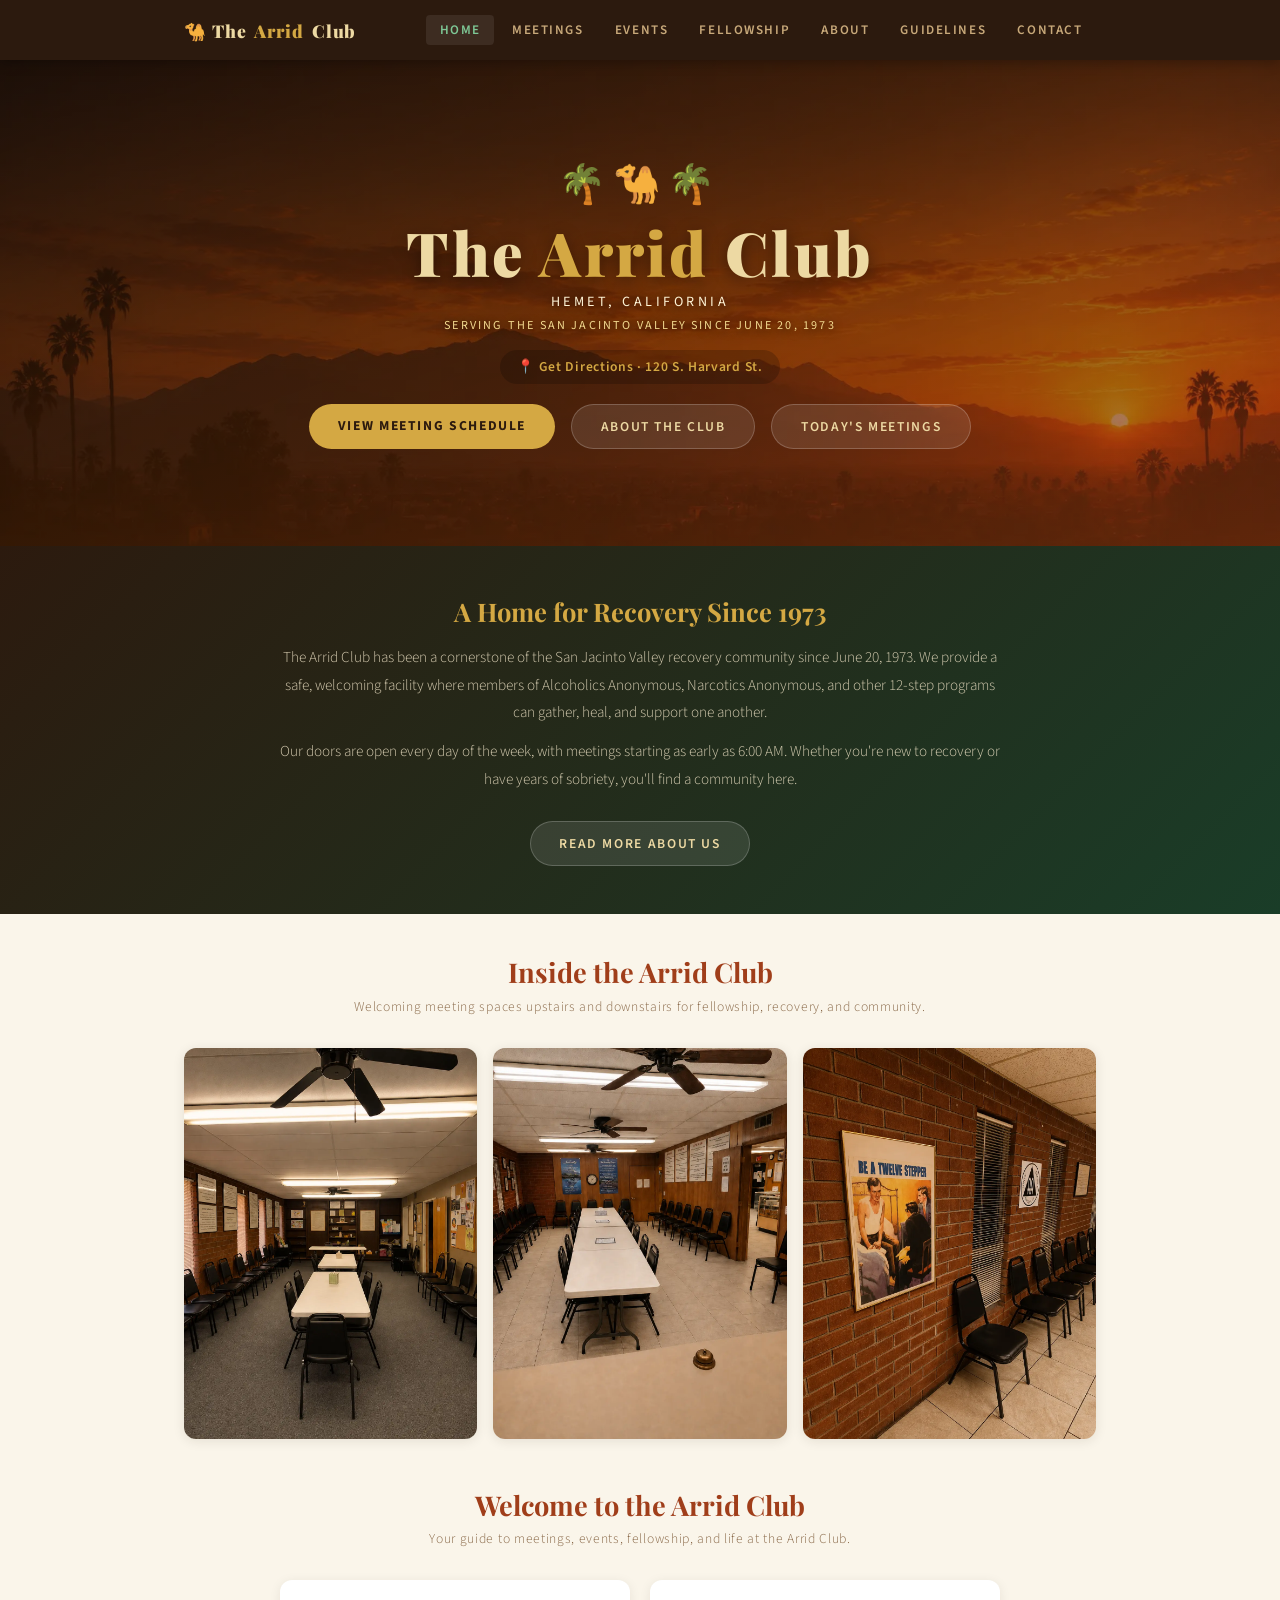
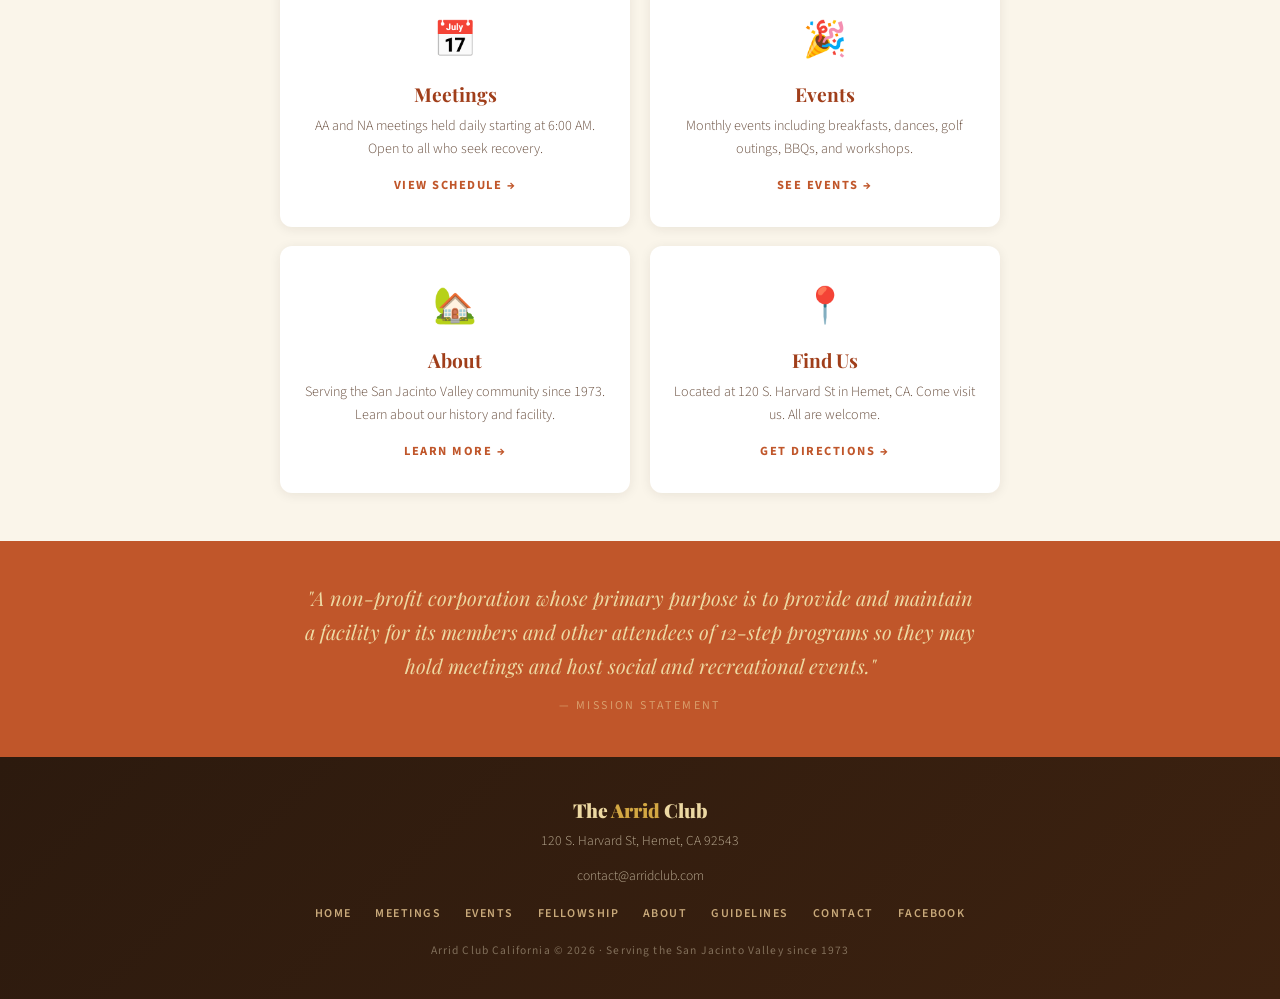
<file: index.html>
<!No regrets, that's my motto. That and everybody Wang Chung Tonight>
<!DOCTYPE html>
<html lang="en">
<head>
<meta charset="UTF-8">
<meta name="viewport" content="width=device-width, initial-scale=1.0">
<title>The Arrid Club – Hemet, CA</title>
<meta name="description" content="The Arrid Club is a non-profit recovery community facility in Hemet, CA serving the San Jacinto Valley since 1973. Daily AA and NA meetings, events, and fellowship at 120 S. Harvard St.">
<meta name="keywords" content="Arrid Club, AA meetings Hemet, NA meetings Hemet, Alcoholics Anonymous Hemet, Narcotics Anonymous Hemet, 12 step meetings San Jacinto Valley, recovery community Hemet CA">
<meta name="author" content="The Arrid Club">
<meta name="robots" content="index, follow">
<link rel="canonical" href="https://arridclub.com/">
<!-- Open Graph -->
<meta property="og:type" content="website">
<meta property="og:url" content="https://arridclub.com/">
<meta property="og:title" content="The Arrid Club – Hemet, CA">
<meta property="og:description" content="A non-profit recovery community facility serving the San Jacinto Valley since 1973. Daily AA and NA meetings, events, and fellowship at 120 S. Harvard St, Hemet, CA.">
<meta property="og:site_name" content="The Arrid Club">
<meta property="og:image" content="https://arridclub.com/Assets/images/site/sunset-background.webp">
<meta property="og:image:alt" content="Sunset over the San Jacinto Valley behind The Arrid Club welcome message">
<meta name="twitter:card" content="summary_large_image">
<meta name="twitter:title" content="The Arrid Club – Hemet, CA">
<meta name="twitter:description" content="Daily AA and NA meetings, events, and fellowship serving the San Jacinto Valley since 1973.">
<meta name="twitter:image" content="https://arridclub.com/Assets/images/site/sunset-background.webp">
<link rel="icon" href="data:image/svg+xml,%3Csvg xmlns=%22http://www.w3.org/2000/svg%22 viewBox=%220 0 100 100%22%3E%3Ctext y=%22.9em%22 font-size=%2290%22%3E🐪%3C/text%3E%3C/svg%3E">
<script type="application/ld+json">
{
  "@context": "https://schema.org",
  "@type": "NonprofitOrganization",
  "name": "The Arrid Club",
  "url": "https://arridclub.com/",
  "foundingDate": "1973-06-20",
  "description": "A non-profit recovery community facility serving the San Jacinto Valley with daily AA and NA meetings, events, and fellowship.",
  "address": {
    "@type": "PostalAddress",
    "streetAddress": "120 S. Harvard St.",
    "addressLocality": "Hemet",
    "addressRegion": "CA",
    "postalCode": "92543",
    "addressCountry": "US"
  },
  "sameAs": [
    "https://www.facebook.com/groups/1225924959475339"
  ]
}
</script>
<link rel="preconnect" href="https://fonts.googleapis.com">
<link rel="preconnect" href="https://fonts.gstatic.com" crossorigin>
<link href="https://fonts.googleapis.com/css2?family=Playfair+Display:ital,wght@0,700;0,900;1,700&family=Source+Sans+3:wght@300;400;600;700&display=optional" rel="stylesheet">
<link rel="stylesheet" href="css/style.css">
<style>
  /* HOME-SPECIFIC STYLES */

  /* Hero */
  .home-hero {
    background:
      linear-gradient(160deg, rgba(20,10,4,0.78) 0%, rgba(60,28,6,0.65) 50%, rgba(140,55,20,0.52) 100%),
      url('Assets/images/site/sunset-background.webp') center 80% / cover no-repeat;
    min-height: 38vw;
    padding: 3rem 1.5rem 3rem;
    display: flex;
    flex-direction: column;
    align-items: center;
    justify-content: center;
    text-align: center;
    position: relative;
    overflow: hidden;
  }
  .home-hero::before {
    content: '';
    position: absolute;
    inset: 0;
    background: none;
    pointer-events: none;
  }
  @media (max-width: 768px) {
    .home-hero {
      background:
        linear-gradient(160deg, rgba(20,10,4,0.72) 0%, rgba(60,28,6,0.58) 50%, rgba(140,55,20,0.45) 100%),
        url('Assets/images/site/sunset-background-portrait.webp') center center / cover no-repeat;
      min-height: 0;
    }
  }

  /* Portrait phones specifically */
  @media (max-width: 600px) and (orientation: portrait) {
    .home-hero {
      background:
        linear-gradient(160deg, rgba(20,10,4,0.72) 0%, rgba(60,28,6,0.58) 50%, rgba(140,55,20,0.45) 100%),
        url('Assets/images/site/sunset-background-portrait.webp') center center / cover no-repeat;
    }
  }

  .home-hero .deco { font-size: 2.4rem; margin-bottom: 0.5rem; letter-spacing: 0.4rem; }
  .home-hero h1 {
    font-family: 'Playfair Display', serif;
    font-size: clamp(2.2rem, 6vw, 3.8rem);
    font-weight: 900;
    color: var(--parchment);
    letter-spacing: 0.04em;
    line-height: 1.05;
    text-shadow: 0 3px 16px rgba(0,0,0,0.4);
  }
  .home-hero h1 span { color: var(--gold); }
  .home-hero .hero-sub {
    color: #fff4d6;
    font-size: 0.88rem;
    letter-spacing: 0.25em;
    text-transform: uppercase;
    margin-top: 0.5rem;
    font-weight: 400;
    text-shadow: 0 2px 8px rgba(0,0,0,0.8);
  }
  .home-hero .hero-est {
    margin-top: 0.35rem;
    font-size: 0.76rem;
    letter-spacing: 0.18em;
    text-transform: uppercase;
    color: #f2d98f;
    font-weight: 400;
    text-shadow: 0 2px 8px rgba(0,0,0,0.85);
  }
  .hero-address {
    margin-top: 1rem;
    display: inline-block;
    background: rgba(0,0,0,0.2);
    border-radius: 30px;
    padding: 0.45rem 1.1rem;
    font-size: 0.85rem;
    font-weight: 600;
    color: var(--parchment);
    letter-spacing: 0.05em;
  }
  .hero-address a { color: var(--gold); }

  .hero-cta {
    margin-top: 1.25rem;
    display: flex;
    justify-content: center;
    gap: 1rem;
    flex-wrap: wrap;
  }
  .btn-primary {
    background: var(--gold);
    color: var(--deep);
    font-weight: 700;
    font-size: 0.85rem;
    letter-spacing: 0.12em;
    text-transform: uppercase;
    padding: 0.75rem 1.8rem;
    border-radius: 30px;
    transition: background 0.2s, transform 0.15s;
    display: inline-block;
  }
  .btn-primary:hover { background: var(--parchment); transform: translateY(-2px); }
  .btn-secondary {
    background: rgba(255,255,255,0.1);
    color: var(--parchment);
    font-weight: 600;
    font-size: 0.85rem;
    letter-spacing: 0.12em;
    text-transform: uppercase;
    padding: 0.75rem 1.8rem;
    border-radius: 30px;
    border: 1px solid rgba(255,255,255,0.2);
    transition: background 0.2s, transform 0.15s;
    display: inline-block;
  }
  .btn-secondary:hover { background: rgba(255,255,255,0.18); transform: translateY(-2px); }

  /* Mission strip */
  .mission-strip {
    background: var(--terracotta);
    padding: 2.5rem 1.5rem;
    text-align: center;
  }
  .mission-strip blockquote {
    max-width: 680px;
    margin: 0 auto;
    font-family: 'Playfair Display', serif;
    font-style: italic;
    font-size: clamp(1rem, 2.5vw, 1.25rem);
    color: var(--parchment);
    line-height: 1.7;
  }
  .mission-strip cite {
    display: block;
    margin-top: 0.8rem;
    font-style: normal;
    font-size: 0.75rem;
    letter-spacing: 0.2em;
    text-transform: uppercase;
    color: rgba(237,217,163,0.55);
    font-family: 'Source Sans 3', sans-serif;
  }

  /* Cards section */
  .cards-section { background: var(--cream); }
  .cards-grid {
    display: grid;
    grid-template-columns: repeat(2, 1fr);
    gap: 1.2rem;
    margin-top: 2rem;
    max-width: 720px;
    margin-left: auto;
    margin-right: auto;
  }
  .card {
    background: white;
    border-radius: 12px;
    padding: 2rem 1.5rem;
    text-align: center;
    box-shadow: 0 2px 12px rgba(44,26,14,0.08);
    transition: transform 0.2s, box-shadow 0.2s, border-top 0.2s;
    display: block;
    border-top: 3px solid transparent;
  }
  .card:hover {
    transform: translateY(-4px);
    box-shadow: 0 8px 24px rgba(44,26,14,0.13);
    border-top: 3px solid #4A7C59;
  }
  .card-icon { font-size: 2.2rem; margin-bottom: 1rem; }
  .card h3 {
    font-family: 'Playfair Display', serif;
    font-size: 1.2rem;
    color: var(--rust);
    margin-bottom: 0.5rem;
  }
  .card p {
    font-size: 0.88rem;
    color: #6a5040;
    line-height: 1.6;
    font-weight: 300;
  }
  .card-link {
    display: inline-block;
    margin-top: 1rem;
    font-size: 0.78rem;
    font-weight: 700;
    letter-spacing: 0.12em;
    text-transform: uppercase;
    color: var(--terracotta);
  }

  /* About strip */
  .about-strip {
    background: linear-gradient(135deg, var(--deep) 0%, #1A3D28 100%);
    padding: 3rem 1.5rem;
    color: var(--sand);
  }
  .about-inner {
    max-width: 720px;
    margin: 0 auto;
    text-align: center;
  }
  .about-inner h2 {
    font-family: 'Playfair Display', serif;
    font-size: 1.6rem;
    color: var(--gold);
    margin-bottom: 1rem;
  }
  .about-inner p {
    font-size: 0.95rem;
    line-height: 1.8;
    font-weight: 300;
    opacity: 0.85;
    margin-bottom: 0.75rem;
  }
  .about-inner .btn-secondary { margin-top: 1rem; }

  /* Inside the Club strip */
  .inside-section {
    background: var(--cream);
    padding: 0;
  }
  .inside-section .container {
    padding-top: 2.5rem;
    padding-bottom: 0;
  }
  .inside-grid {
    display: grid;
    grid-template-columns: repeat(3, 1fr);
    gap: 1rem;
    margin-top: 1.5rem;
  }
  .inside-card {
    border-radius: 12px;
    overflow: hidden;
    box-shadow: 0 2px 12px rgba(44,26,14,0.10);
    position: relative;
    padding-top: 133.33%;
  }
  .inside-card img {
    display: block;
    position: absolute;
    top: 0;
    left: 0;
    width: 100%;
    height: 100%;
    object-fit: cover;
    object-position: center;
    transition: transform 0.3s ease;
  }
  .inside-card:hover img { transform: scale(1.03); }

  @media (max-width: 600px) {
    .inside-grid { grid-template-columns: 1fr; }
  }
</style>
</head>
<body>

<a class="skip-link" href="#main-content">Skip to main content</a>

<!-- NAV -->
<nav class="site-nav" aria-label="Primary navigation">
  <div class="nav-inner">
    <div class="nav-logo">🐪 The <span>Arrid</span> Club</div>
    <button class="nav-toggle" onclick="const links=document.querySelector('.nav-links'); const isOpen=links.classList.toggle('open'); this.setAttribute('aria-expanded', isOpen)" aria-label="Open navigation menu" aria-controls="primary-nav-links" aria-expanded="false">
      <span></span><span></span><span></span>
    </button>
    <ul class="nav-links" id="primary-nav-links">
      <li><a href="index.html" class="active">Home</a></li>
      <li><a href="meetings.html">Meetings</a></li>
      <li><a href="events.html">Events</a></li>
      <li><a href="fellowship.html">Fellowship</a></li>
      <li><a href="about.html">About</a></li>
      <li><a href="guidelines.html">Guidelines</a></li>
      <li><a href="contact.html">Contact</a></li>
    </ul>
  </div>
</nav>

<main id="main-content">

<!-- HERO -->
<div class="home-hero">
  <div class="deco">🌴🐪🌴</div>
  <h1>The <span>Arrid</span> Club</h1>
  <div class="hero-sub">Hemet, California</div>
  <div class="hero-est">Serving the San Jacinto Valley since June 20, 1973</div>
  <div class="hero-address">
    <a href="https://maps.google.com/?q=120+S+Harvard+St+Hemet+CA+92543" target="_blank" rel="noopener noreferrer" aria-label="Get directions to The Arrid Club at 120 South Harvard Street">📍 Get Directions · 120 S. Harvard St.</a>
  </div>
  <div class="hero-cta">
    <a href="meetings.html" class="btn-primary">View Meeting Schedule</a>
    <a href="about.html" class="btn-secondary">About the Club</a>
    <a href="meetings.html#today-meetings" class="btn-secondary">Today's Meetings</a>
  </div>
</div>


<!-- ABOUT STRIP -->
<div class="about-strip">
  <div class="about-inner">
    <h2>A Home for Recovery Since 1973</h2>
    <p>The Arrid Club has been a cornerstone of the San Jacinto Valley recovery community since June 20, 1973. We provide a safe, welcoming facility where members of Alcoholics Anonymous, Narcotics Anonymous, and other 12-step programs can gather, heal, and support one another.</p>
    <p>Our doors are open every day of the week, with meetings starting as early as 6:00 AM. Whether you're new to recovery or have years of sobriety, you'll find a community here.</p>
    <a href="about.html" class="btn-secondary">Read More About Us</a>
  </div>
</div>

<!-- INSIDE THE CLUB STRIP -->
<section class="inside-section">
  <div class="container">
    <h2 class="section-title">Inside the Arrid Club</h2>
    <p class="section-sub">Welcoming meeting spaces upstairs and downstairs for fellowship, recovery, and community.</p>
    <div class="inside-grid">
      <div class="inside-card">
        <img src="Assets/images/meeting-spaces/upstairs-center.webp" alt="Upstairs meeting room" loading="lazy">
      </div>
      <div class="inside-card">
        <img src="Assets/images/meeting-spaces/downstairs-south-to-north-leader-secretary.webp" alt="Downstairs meeting room" width="1086" height="1448" loading="lazy">
      </div>
      <div class="inside-card">
        <img src="Assets/images/meeting-spaces/downstairs-brick-wall.webp" alt="Downstairs brick wall hallway" width="1086" height="1448" loading="lazy">
      </div>
    </div>
  </div>
</section>

<!-- CARDS -->
<section class="cards-section">
  <div class="container">
    <h2 class="section-title">Welcome to the Arrid Club</h2>
    <p class="section-sub">Your guide to meetings, events, fellowship, and life at the Arrid Club.</p>
    <div class="cards-grid">
      <a href="meetings.html" class="card">
        <div class="card-icon">📅</div>
        <h3>Meetings</h3>
        <p>AA and NA meetings held daily starting at 6:00 AM. Open to all who seek recovery.</p>
        <span class="card-link">View Schedule →</span>
      </a>
      <a href="events.html" class="card">
        <div class="card-icon">🎉</div>
        <h3>Events</h3>
        <p>Monthly events including breakfasts, dances, golf outings, BBQs, and workshops.</p>
        <span class="card-link">See Events →</span>
      </a>
      <a href="about.html" class="card">
        <div class="card-icon">🏡</div>
        <h3>About</h3>
        <p>Serving the San Jacinto Valley community since 1973. Learn about our history and facility.</p>
        <span class="card-link">Learn More →</span>
      </a>
      <a href="contact.html" class="card">
        <div class="card-icon">📍</div>
        <h3>Find Us</h3>
        <p>Located at 120 S. Harvard St in Hemet, CA. Come visit us. All are welcome.</p>
        <span class="card-link">Get Directions →</span>
      </a>
    </div>
  </div>
</section>

<!-- MISSION -->
<div class="mission-strip">
  <blockquote>
    "A non-profit corporation whose primary purpose is to provide and maintain a facility for its members and other attendees of 12-step programs so they may hold meetings and host social and recreational events."
    <cite>— Mission Statement</cite>
  </blockquote>
</div>

</main>

<!-- FOOTER -->
<footer class="site-footer">
  <div class="footer-logo">The <span>Arrid</span> Club</div>
  <div class="footer-address">120 S. Harvard St, Hemet, CA 92543</div>
  <div class="footer-address"><a href="mailto:contact@arridclub.com">contact@arridclub.com</a></div>
  <ul class="footer-links">
    <li><a href="index.html">Home</a></li>
    <li><a href="meetings.html">Meetings</a></li>
    <li><a href="events.html">Events</a></li>
    <li><a href="fellowship.html">Fellowship</a></li>
    <li><a href="about.html">About</a></li>
    <li><a href="guidelines.html">Guidelines</a></li>
    <li><a href="contact.html">Contact</a></li>
    <li><a href="https://www.facebook.com/groups/1225924959475339" target="_blank" rel="noopener noreferrer">Facebook</a></li>
  </ul>
  <div class="footer-copy">Arrid Club California © 2026 · Serving the San Jacinto Valley since 1973</div>
</footer>

</body>
</html>
</file>
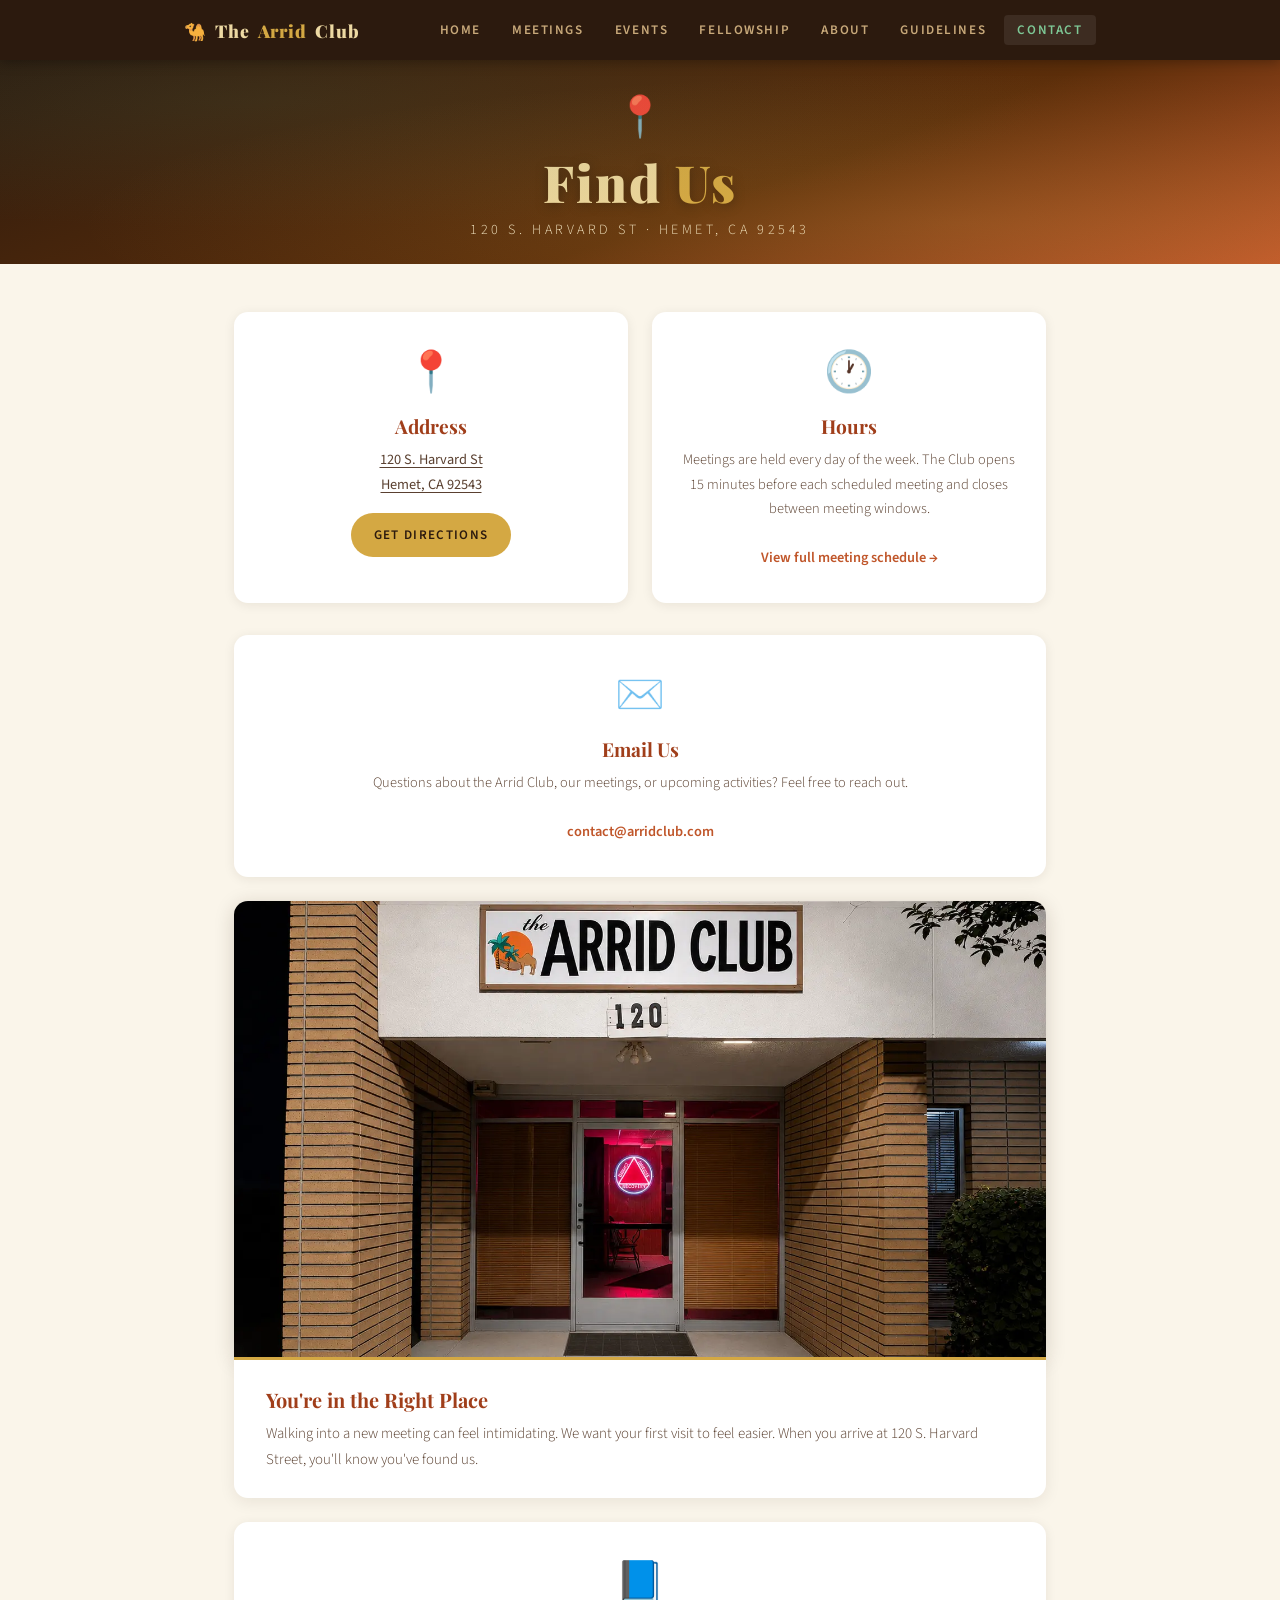
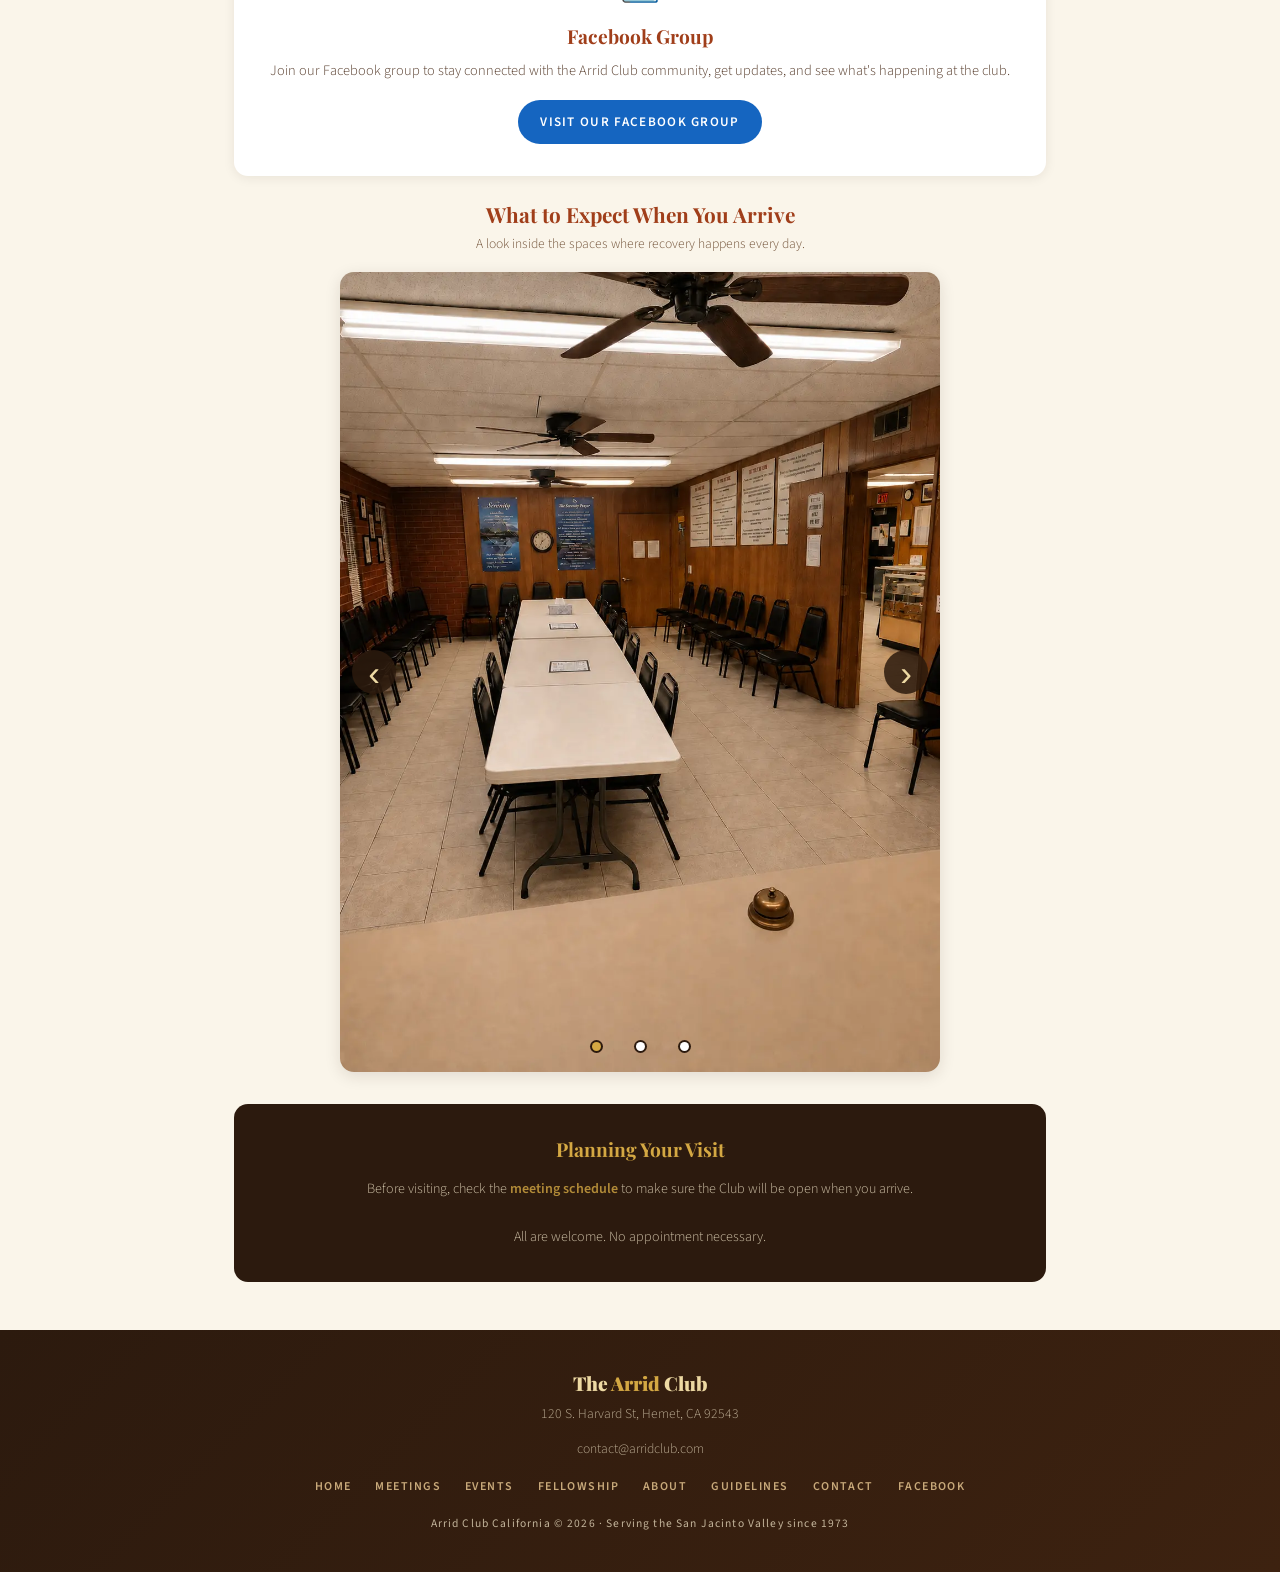
<file: contact.html>
<!DOCTYPE html>
<html lang="en">
<head>
<meta charset="UTF-8">
<meta name="viewport" content="width=device-width, initial-scale=1.0">
<title>Contact & Directions – The Arrid Club | Hemet, CA</title>
<meta name="description" content="Find and contact the Arrid Club at 120 S. Harvard St, Hemet, CA 92543. Get directions, view meeting hours, or reach us by email.">
<meta name="keywords" content="Arrid Club address, Arrid Club directions, 120 S Harvard Street Hemet, AA meeting location Hemet, find recovery meeting Hemet CA, San Jacinto Valley 12 step">
<meta name="author" content="The Arrid Club">
<meta name="robots" content="index, follow">
<link rel="canonical" href="https://arridclub.com/contact.html">
<!-- Open Graph -->
<meta property="og:type" content="website">
<meta property="og:url" content="https://arridclub.com/contact.html">
<meta property="og:title" content="Find Us – The Arrid Club | 120 S. Harvard St, Hemet, CA">
<meta property="og:description" content="The Arrid Club is located at 120 S. Harvard St, Hemet, CA 92543. Meetings are held every day of the week. Get directions and learn what to expect on your first visit.">
<meta property="og:site_name" content="The Arrid Club">
<meta property="og:image" content="https://arridclub.com/Assets/images/site/cinematic-arrid.webp">
<link rel="preconnect" href="https://fonts.googleapis.com">
<link rel="preconnect" href="https://fonts.gstatic.com" crossorigin>
<link href="https://fonts.googleapis.com/css2?family=Playfair+Display:ital,wght@0,700;0,900;1,700&family=Source+Sans+3:wght@300;400;600;700&display=optional" rel="stylesheet" media="print" onload="this.media='all'">
<noscript><link href="https://fonts.googleapis.com/css2?family=Playfair+Display:ital,wght@0,700;0,900;1,700&family=Source+Sans+3:wght@300;400;600;700&display=optional" rel="stylesheet"></noscript>
<link rel="stylesheet" href="css/style.css">
<style>
  /* CONTACT-SPECIFIC STYLES */

  .contact-container {
    max-width: 860px;
    margin: 0 auto;
    padding: 3rem 1.5rem;
  }

  .contact-grid {
    display: grid;
    grid-template-columns: 1fr 1fr;
    gap: 1.5rem;
    margin-bottom: 2rem;
  }

  .contact-card {
    background: white;
    border-radius: 14px;
    padding: 2rem 1.5rem;
    box-shadow: 0 2px 12px rgba(44,26,14,0.08);
    text-align: center;
  }
  .contact-card .icon { font-size: 2.5rem; margin-bottom: 0.75rem; }
  .contact-card h2 {
    font-family: 'Playfair Display', serif;
    font-size: 1.2rem;
    color: var(--rust);
    margin-bottom: 0.6rem;
  }
  .contact-card p {
    font-size: 0.9rem;
    color: #5a4030;
    line-height: 1.7;
    font-weight: 300;
  }
  .contact-card a {
    color: var(--terracotta);
    font-weight: 600;
  }
  .contact-card a:hover { color: var(--rust); }
  .address-link {
    color: #5a4030 !important;
    font-weight: 400 !important;
    text-decoration: underline;
    text-decoration-thickness: 1px;
    text-underline-offset: 3px;
  }

  .directions-btn {
    display: inline-block;
    margin-top: 1rem;
    background: var(--gold);
    color: var(--deep);
    font-weight: 700;
    font-size: 0.82rem;
    letter-spacing: 0.1em;
    text-transform: uppercase;
    padding: 0.6rem 1.4rem;
    border-radius: 30px;
    transition: background 0.2s;
  }
  .directions-btn:hover { background: var(--parchment); }
  .email-card { margin-bottom: 1.5rem; }
  .facebook-card { margin-bottom: 1.5rem; }
  .facebook-btn {
    background: #1877F2;
    color: white !important;
  }
  .facebook-btn:hover { background: #0f63cf; }

  /* Exterior photo block */
  .exterior-wrap {
    margin-bottom: 1.5rem;
  }
  .exterior-photo {
    display: block;
    width: 100%;
    height: auto;
    border-radius: 14px 14px 0 0;
    box-shadow: 0 4px 20px rgba(44,26,14,0.18);
  }
  .exterior-caption {
    background: white;
    border-radius: 0 0 14px 14px;
    padding: 1.6rem 2rem;
    box-shadow: 0 4px 16px rgba(44,26,14,0.08);
    border-top: 3px solid var(--gold);
    margin-top: 0;
  }
  .exterior-caption h2 {
    font-family: 'Playfair Display', serif;
    font-size: 1.25rem;
    color: var(--rust);
    margin-bottom: 0.5rem;
  }
  .exterior-caption p {
    font-size: 0.93rem;
    color: #5a4030;
    line-height: 1.75;
    font-weight: 300;
  }

  /* What to Expect carousel */
  .expect-section {
    margin-bottom: 2rem;
  }
  .expect-heading {
    font-family: 'Playfair Display', serif;
    font-size: 1.3rem;
    color: var(--rust);
    margin-bottom: 0.4rem;
    text-align: center;
  }
  .expect-sub {
    text-align: center;
    font-size: 0.85rem;
    color: #8a6a4a;
    font-weight: 300;
    margin-bottom: 1.2rem;
  }
  .carousel-wrap {
    position: relative;
    max-width: 600px;
    margin: 0 auto;
    border-radius: 14px;
    overflow: hidden;
    box-shadow: 0 4px 16px rgba(44,26,14,0.12);
  }
  .carousel-track {
    display: flex;
    transition: transform 0.4s ease;
    will-change: transform;
  }
  .carousel-slide {
    min-width: 100%;
    position: relative;
    padding-top: 133.33%;
  }
  .carousel-slide img {
    display: block;
    position: absolute;
    top: 0;
    left: 0;
    width: 100%;
    height: 100%;
    object-fit: cover;
    object-position: center;
  }
  .carousel-btn {
    position: absolute;
    top: 50%;
    transform: translateY(-50%);
    background: rgba(44,26,14,0.55);
    color: #EDD9A3;
    border: none;
    font-size: 2.2rem;
    line-height: 1;
    width: 44px;
    height: 44px;
    border-radius: 50%;
    cursor: pointer;
    display: flex;
    align-items: center;
    justify-content: center;
    transition: background 0.2s;
    z-index: 2;
  }
  .carousel-btn:hover { background: rgba(44,26,14,0.85); }
  .carousel-prev { left: 12px; }
  .carousel-next { right: 12px; }
  .carousel-dots {
    position: absolute;
    bottom: 12px;
    left: 0; right: 0;
    display: flex;
    justify-content: center;
    gap: 8px;
  }
  .dot {
    appearance: none;
    padding: 0;
    border: 0;
    width: 9px; height: 9px;
    border-radius: 50%;
    background: rgba(255,255,255,0.5);
    cursor: pointer;
    transition: background 0.2s;
  }
  .dot.active { background: #D4A843; }
  .dot:focus-visible,
  .carousel-btn:focus-visible,
  .directions-btn:focus-visible {
    outline: 3px solid var(--gold);
    outline-offset: 3px;
  }

  /* Hours summary */
  .hours-summary {
    background: var(--deep);
    border-radius: 14px;
    padding: 2rem;
    color: var(--sand);
    text-align: center;
  }
  .hours-summary h2 {
    font-family: 'Playfair Display', serif;
    font-size: 1.2rem;
    color: var(--gold);
    margin-bottom: 1rem;
  }
  .hours-summary p {
    font-size: 0.88rem;
    font-weight: 300;
    opacity: 0.8;
    line-height: 1.7;
  }
  .hours-summary a {
    color: var(--gold);
    font-weight: 600;
  }

  @media (max-width: 560px) {
    .contact-grid { grid-template-columns: 1fr; }
  }
</style>
</head>
<body class="contact-page">
<a class="skip-link" href="#main-content">Skip to content</a>

<!-- NAV -->
<nav class="site-nav">
  <div class="nav-inner">
    <div class="nav-logo"><span aria-hidden="true">🐪</span> The <span>Arrid</span> Club</div>
    <button class="nav-toggle" aria-label="Menu" aria-controls="primary-navigation" aria-expanded="false" onclick="const links=document.querySelector('.nav-links'); const open=links.classList.toggle('open'); this.setAttribute('aria-expanded', open)">
      <span></span><span></span><span></span>
    </button>
    <ul class="nav-links" id="primary-navigation">
      <li><a href="index.html">Home</a></li>
      <li><a href="meetings.html">Meetings</a></li>
      <li><a href="events.html">Events</a></li>
      <li><a href="fellowship.html">Fellowship</a></li>
      <li><a href="about.html">About</a></li>
      <li><a href="guidelines.html">Guidelines</a></li>
      <li><a href="contact.html" class="active" aria-current="page">Contact</a></li>
    </ul>
  </div>
</nav>

<!-- HERO -->
<div class="page-hero">
  <div class="deco" aria-hidden="true">📍</div>
  <h1>Find <span>Us</span></h1>
  <div class="hero-sub">120 S. Harvard St · Hemet, CA 92543</div>
</div>

<!-- CONTENT -->
<main class="contact-container" id="main-content" tabindex="-1">

  <!-- Contact cards -->
  <section class="contact-grid" aria-label="Location and hours">
    <article class="contact-card">
      <div class="icon" aria-hidden="true">📍</div>
      <h2>Address</h2>
      <p>
        <a class="address-link" href="https://www.google.com/maps/search/?api=1&amp;query=120+S+Harvard+St%2C+Hemet%2C+CA+92543" target="_blank" rel="noopener noreferrer">120 S. Harvard St<br>
        Hemet, CA 92543</a>
      </p>
      <a href="https://www.google.com/maps/search/?api=1&amp;query=120+S+Harvard+St%2C+Hemet%2C+CA+92543" target="_blank" rel="noopener noreferrer" class="directions-btn">Get Directions</a>
    </article>
    <article class="contact-card">
      <div class="icon" aria-hidden="true">🕐</div>
      <h2>Hours</h2>
      <p>Meetings are held every day of the week. The Club opens 15 minutes before each scheduled meeting and closes between meeting windows.<br><br><a href="meetings.html">View full meeting schedule →</a></p>
    </article>
  </section>

  <!-- Email card -->
  <section class="contact-card email-card" aria-labelledby="email-heading">
    <div class="icon" aria-hidden="true">✉️</div>
    <h2 id="email-heading">Email Us</h2>
    <p>
      Questions about the Arrid Club, our meetings, or upcoming activities? Feel free to reach out.
      <br><br>
      <a href="mailto:contact@arridclub.com">contact@arridclub.com</a>
    </p>
  </section>

  <!-- Exterior photo -->
  <figure class="exterior-wrap">
    <img src="Assets/images/site/cinematic-arrid.webp" loading="lazy" decoding="async" alt="The Arrid Club exterior at night at 120 S. Harvard St. in Hemet, California" class="exterior-photo" width="1448" height="814">
    <figcaption class="exterior-caption">
      <h2>You're in the Right Place</h2>
      <p>Walking into a new meeting can feel intimidating. We want your first visit to feel easier. When you arrive at 120 S. Harvard Street, you'll know you've found us.</p>
    </figcaption>
  </figure>

  <!-- Facebook card -->
  <section class="contact-card facebook-card" aria-labelledby="facebook-heading">
    <div class="icon" aria-hidden="true">📘</div>
    <h2 id="facebook-heading">Facebook Group</h2>
    <p>Join our Facebook group to stay connected with the Arrid Club community, get updates, and see what's happening at the club.</p>
    <a href="https://www.facebook.com/groups/1225924959475339" target="_blank" rel="noopener noreferrer" class="directions-btn facebook-btn">Visit our Facebook Group</a>
  </section>

  <!-- What to Expect carousel -->
  <section class="expect-section" aria-labelledby="expect-heading">
    <h2 class="expect-heading" id="expect-heading">What to Expect When You Arrive</h2>
    <p class="expect-sub">A look inside the spaces where recovery happens every day.</p>
    <div class="carousel-wrap" role="region" aria-roledescription="carousel" aria-label="Arrid Club meeting spaces">
      <div class="carousel-track" id="carouselTrack" aria-live="polite">
        <div class="carousel-slide" role="group" aria-roledescription="slide" aria-label="1 of 3">
          <img src="Assets/images/meeting-spaces/downstairs-south-to-north-leader-secretary.webp" decoding="async" alt="Downstairs meeting room facing the leader and secretary tables" width="1086" height="1448" loading="lazy">
        </div>
        <div class="carousel-slide" role="group" aria-roledescription="slide" aria-label="2 of 3" aria-hidden="true">
          <img src="Assets/images/meeting-spaces/upstairs-north-to-south-center.webp" decoding="async" alt="Upstairs meeting room" width="1086" height="1448" loading="lazy">
        </div>
        <div class="carousel-slide" role="group" aria-roledescription="slide" aria-label="3 of 3" aria-hidden="true">
          <img src="Assets/images/meeting-spaces/downstairs-brick-wall.webp" decoding="async" alt="Downstairs meeting room with brick wall and seating" width="1086" height="1448" loading="lazy">
        </div>
      </div>
      <button type="button" class="carousel-btn carousel-prev" onclick="moveCarousel(-1)" aria-label="Previous meeting space">&#8249;</button>
      <button type="button" class="carousel-btn carousel-next" onclick="moveCarousel(1)" aria-label="Next meeting space">&#8250;</button>
      <div class="carousel-dots">
        <button type="button" class="dot active" onclick="goToSlide(0)" aria-label="Show downstairs meeting room" aria-current="true"></button>
        <button type="button" class="dot" onclick="goToSlide(1)" aria-label="Show upstairs meeting room" aria-current="false"></button>
        <button type="button" class="dot" onclick="goToSlide(2)" aria-label="Show brick-wall meeting room" aria-current="false"></button>
      </div>
    </div>
  </section>

  <!-- Hours note -->
  <section class="hours-summary" aria-labelledby="planning-heading">
    <h2 id="planning-heading">Planning Your Visit</h2>
    <p>Before visiting, check the <a href="meetings.html">meeting schedule</a> to make sure the Club will be open when you arrive.<br><br>All are welcome. No appointment necessary.</p>
  </section>

</main>

<!-- FOOTER -->
<footer class="site-footer">
  <div class="footer-logo">The <span>Arrid</span> Club</div>
  <div class="footer-address">120 S. Harvard St, Hemet, CA 92543</div>
  <div class="footer-address"><a href="mailto:contact@arridclub.com">contact@arridclub.com</a></div>
  <ul class="footer-links">
    <li><a href="index.html">Home</a></li>
    <li><a href="meetings.html">Meetings</a></li>
    <li><a href="events.html">Events</a></li>
    <li><a href="fellowship.html">Fellowship</a></li>
    <li><a href="about.html">About</a></li>
    <li><a href="guidelines.html">Guidelines</a></li>
    <li><a href="contact.html">Contact</a></li>
    <li><a href="https://www.facebook.com/groups/1225924959475339" target="_blank" rel="noopener noreferrer">Facebook</a></li>
  </ul>
  <div class="footer-copy">Arrid Club California © 2026 · Serving the San Jacinto Valley since 1973</div>
</footer>

<script>
  let current = 0;
  const total = 3;
  function updateCarousel() {
    document.getElementById('carouselTrack').style.transform = `translateX(-${current * 100}%)`;
    document.querySelectorAll('.dot').forEach((d, i) => {
      const active = i === current;
      d.classList.toggle('active', active);
      d.setAttribute('aria-current', active);
    });
    document.querySelectorAll('.carousel-slide').forEach((slide, i) => {
      slide.setAttribute('aria-hidden', i !== current);
    });
  }
  function moveCarousel(dir) {
    current = (current + dir + total) % total;
    updateCarousel();
  }
  function goToSlide(n) {
    current = n;
    updateCarousel();
  }
</script>
</body>
</html>
</file>
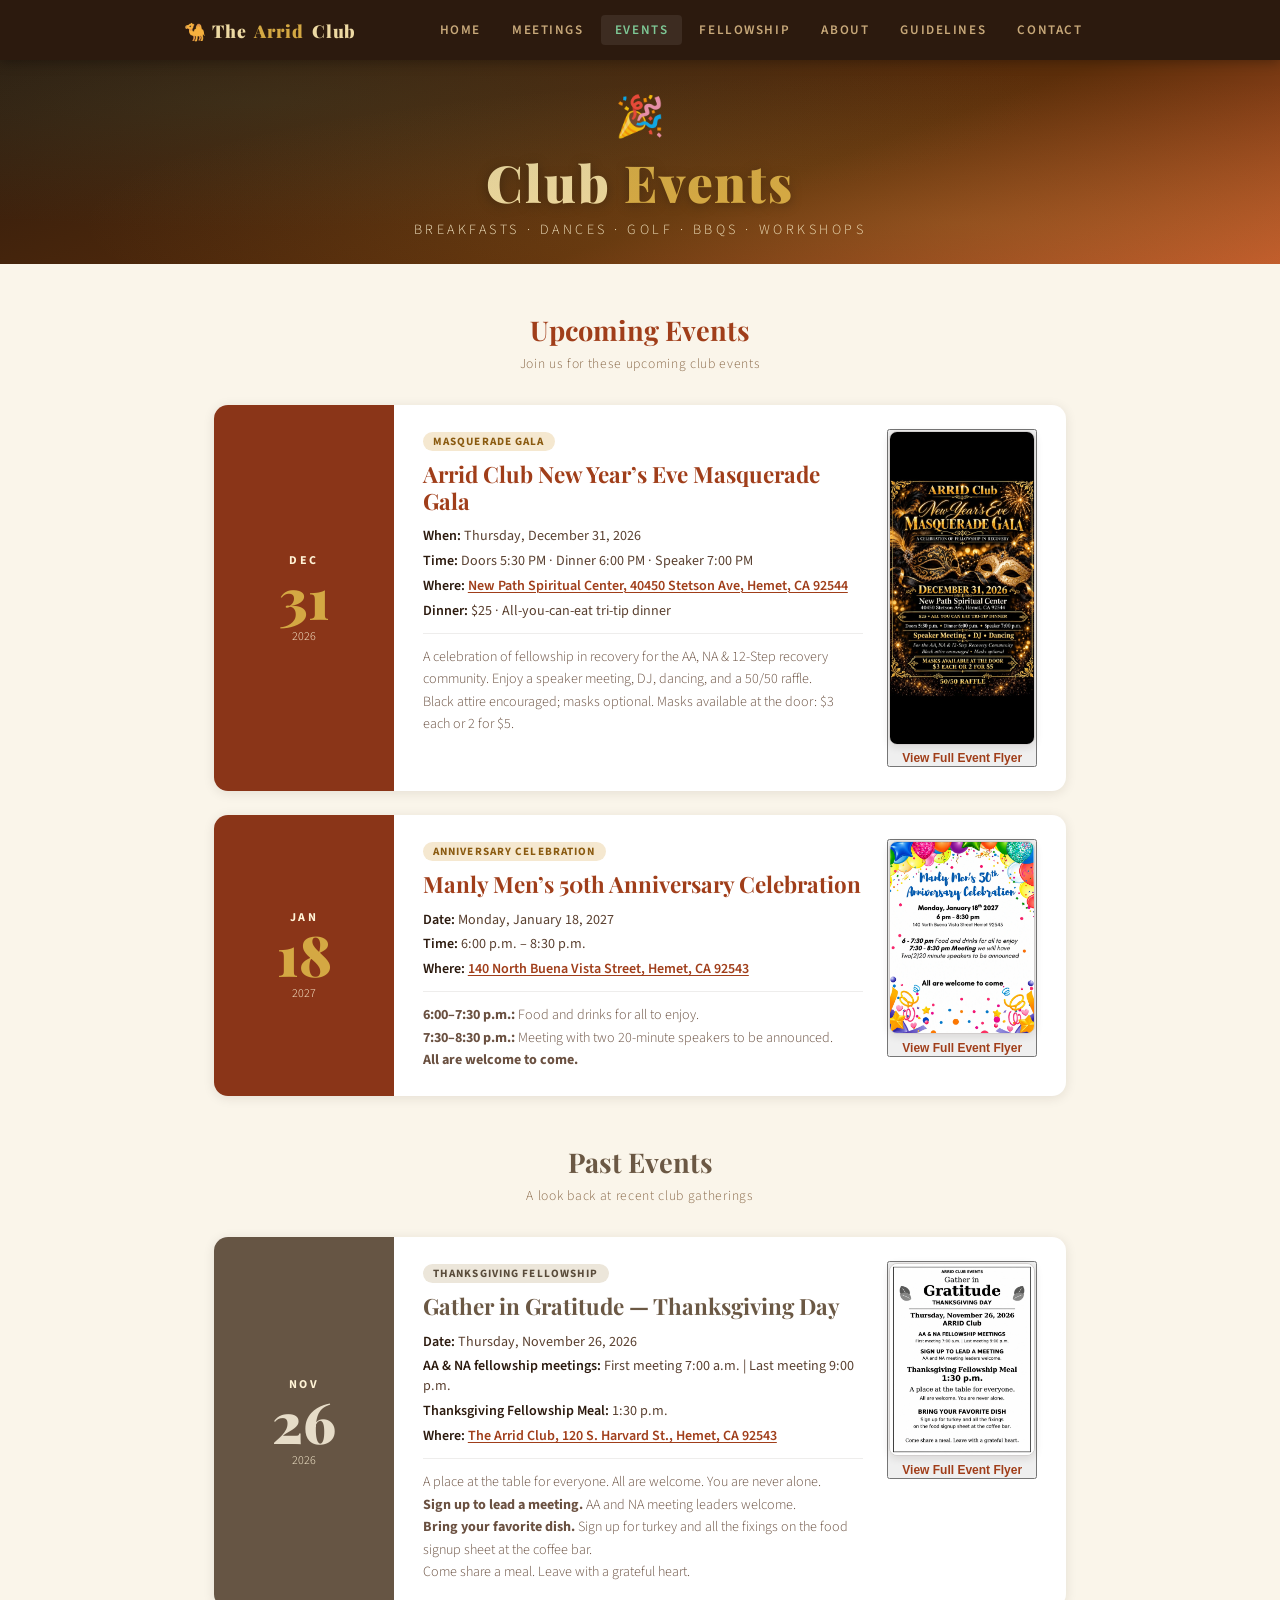
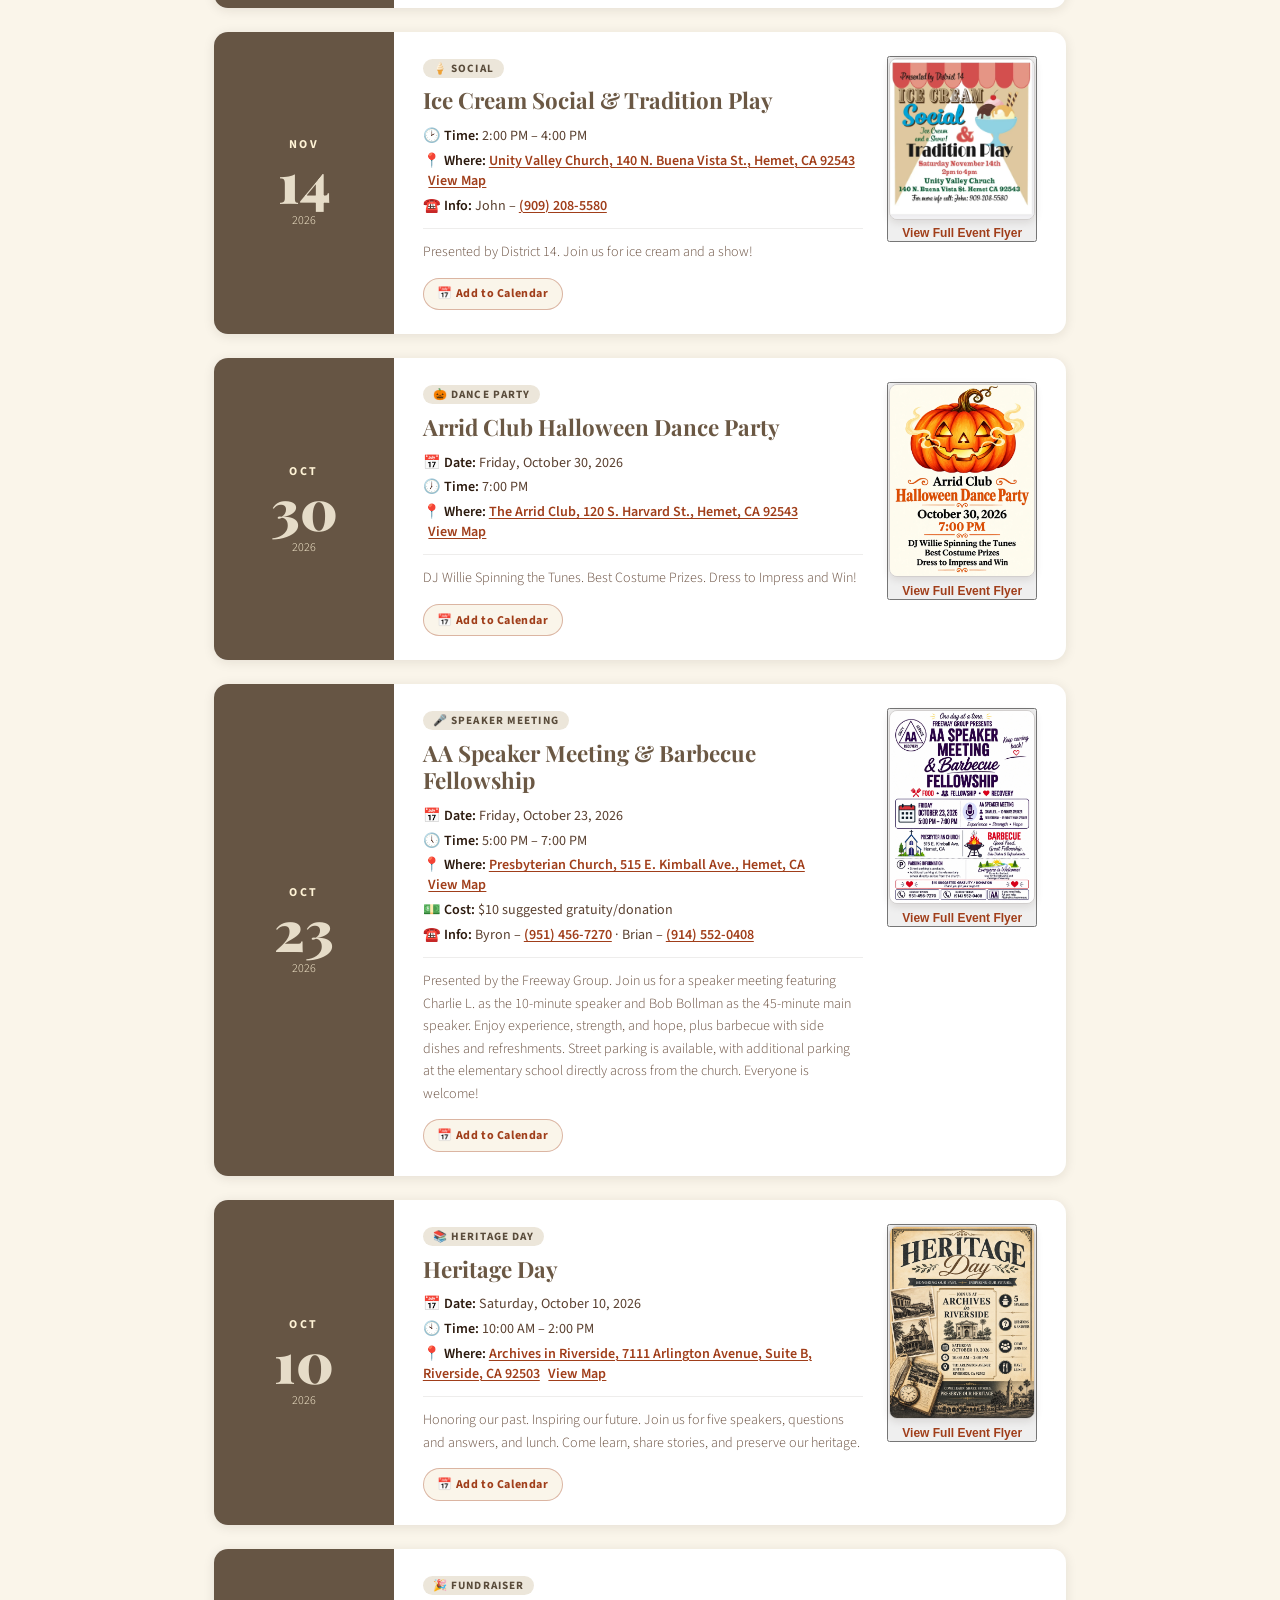
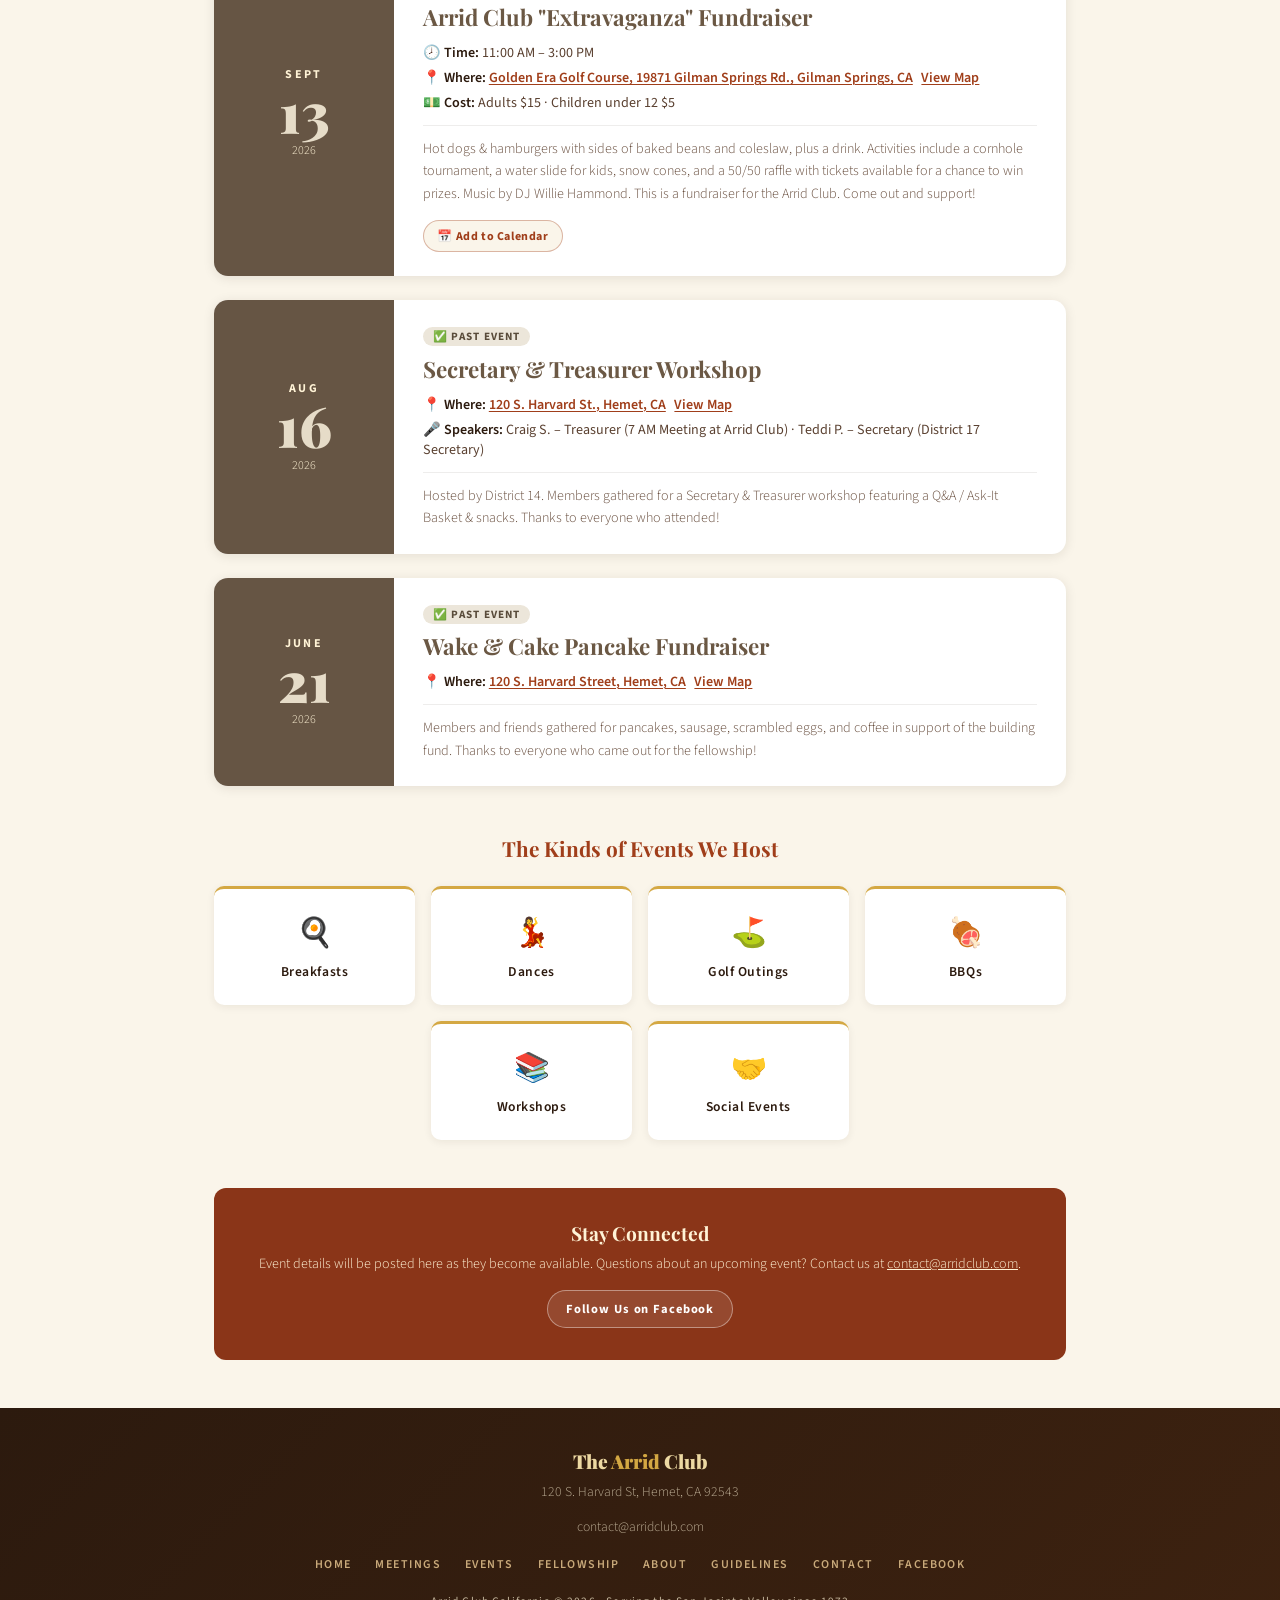
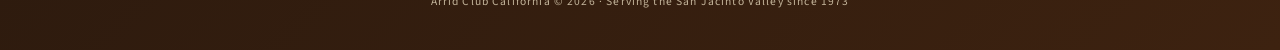
<file: events.html>
<!DOCTYPE html>
<html lang="en">
<head>
<meta charset="UTF-8">
<meta name="viewport" content="width=device-width, initial-scale=1.0">
<title>Events – The Arrid Club | Hemet, CA</title>
<meta name="description" content="Upcoming events at the Arrid Club in Hemet, CA: pancake breakfasts, dances, golf outings, BBQs, and more. Open to members and friends of the recovery community.">
<meta name="keywords" content="Arrid Club events, recovery community events Hemet, AA club events, pancake breakfast Hemet, 12 step social events San Jacinto Valley">
<meta name="author" content="The Arrid Club">
<meta name="robots" content="index, follow">
<link rel="canonical" href="https://arridclub.com/events.html">
<!-- Open Graph -->
<meta property="og:type" content="website">
<meta property="og:url" content="https://arridclub.com/events.html">
<meta property="og:title" content="Events – The Arrid Club | Hemet, CA">
<meta property="og:description" content="Upcoming events at the Arrid Club in Hemet, CA: pancake breakfasts, dances, golf outings, BBQs, and more. Open to the recovery community.">
<meta property="og:site_name" content="The Arrid Club">
<meta property="og:image" content="https://arridclub.com/Assets/flyers/FreewaySpkrMtg102326.webp">
<meta property="og:image:alt" content="Flyer for the AA Speaker Meeting and Barbecue Fellowship">
<meta name="twitter:card" content="summary_large_image">
<meta name="twitter:title" content="Events – The Arrid Club | Hemet, CA">
<meta name="twitter:description" content="Upcoming recovery-community events in and around Hemet, California.">
<meta name="twitter:image" content="https://arridclub.com/Assets/flyers/FreewaySpkrMtg102326.webp">
<script type="application/ld+json">
{
  "@context": "https://schema.org",
  "@graph": [
    {
      "@type": "Event",
      "name": "Arrid Club Extravaganza Fundraiser",
      "startDate": "2026-09-13T11:00:00-07:00",
      "endDate": "2026-09-13T15:00:00-07:00",
      "eventAttendanceMode": "https://schema.org/OfflineEventAttendanceMode",
      "eventStatus": "https://schema.org/EventScheduled",
      "location": {
        "@type": "Place",
        "name": "Golden Era Golf Course",
        "address": {
          "@type": "PostalAddress",
          "streetAddress": "19871 Gilman Springs Rd.",
          "addressLocality": "Gilman Springs",
          "addressRegion": "CA",
          "addressCountry": "US"
        }
      },
      "description": "An Arrid Club fundraiser with food, a cornhole tournament, a water slide, snow cones, a 50/50 raffle, and music by DJ Willie Hammond.",
      "organizer": {
        "@type": "Organization",
        "name": "The Arrid Club",
        "url": "https://arridclub.com/"
      },
      "url": "https://arridclub.com/events.html"
    },
    {
      "@type": "Event",
      "name": "Heritage Day",
      "startDate": "2026-10-10T10:00:00-07:00",
      "endDate": "2026-10-10T14:00:00-07:00",
      "eventAttendanceMode": "https://schema.org/OfflineEventAttendanceMode",
      "eventStatus": "https://schema.org/EventScheduled",
      "location": {
        "@type": "Place",
        "name": "Archives in Riverside",
        "address": {
          "@type": "PostalAddress",
          "streetAddress": "7111 Arlington Avenue, Suite B",
          "addressLocality": "Riverside",
          "addressRegion": "CA",
          "postalCode": "92503",
          "addressCountry": "US"
        }
      },
      "description": "Honoring our past. Inspiring our future. Join us for five speakers, questions and answers, and lunch. Come learn, share stories, and preserve our heritage.",
      "image": "https://arridclub.com/Assets/flyers/HeritageDay101026.webp",
      "url": "https://arridclub.com/events.html#heritage-day"
    },
    {
      "@type": "Event",
      "name": "AA Speaker Meeting & Barbecue Fellowship",
      "startDate": "2026-10-23T17:00:00-07:00",
      "endDate": "2026-10-23T19:00:00-07:00",
      "eventAttendanceMode": "https://schema.org/OfflineEventAttendanceMode",
      "eventStatus": "https://schema.org/EventScheduled",
      "location": {
        "@type": "Place",
        "name": "Presbyterian Church",
        "address": {
          "@type": "PostalAddress",
          "streetAddress": "515 E. Kimball Ave.",
          "addressLocality": "Hemet",
          "addressRegion": "CA",
          "addressCountry": "US"
        }
      },
      "description": "Presented by the Freeway Group. AA Speaker Meeting with Charlie L. (10-minute speaker) and Bob Bollman (45-minute main speaker), plus barbecue, side dishes and refreshments. $10 suggested gratuity/donation. Street parking and additional parking at the elementary school directly across from the church. Contacts: Byron 951-456-7270; Brian (914) 552-0408. Everyone is welcome!",
      "image": "https://arridclub.com/Assets/flyers/FreewaySpkrMtg102326.webp",
      "organizer": {
        "@type": "Organization",
        "name": "Freeway Group"
      },
      "url": "https://arridclub.com/events.html#freeway-speaker-meeting"
    },
    {
      "@type": "Event",
      "name": "Arrid Club Halloween Dance Party",
      "startDate": "2026-10-30T19:00:00-07:00",
      "eventAttendanceMode": "https://schema.org/OfflineEventAttendanceMode",
      "eventStatus": "https://schema.org/EventScheduled",
      "location": {
        "@type": "Place",
        "name": "The Arrid Club",
        "address": {
          "@type": "PostalAddress",
          "streetAddress": "120 S. Harvard St.",
          "addressLocality": "Hemet",
          "addressRegion": "CA",
          "postalCode": "92543",
          "addressCountry": "US"
        }
      },
      "description": "DJ Willie Spinning the Tunes. Best Costume Prizes. Dress to Impress and Win.",
      "image": "https://arridclub.com/Assets/flyers/HalloweenDance103026.webp",
      "organizer": {
        "@type": "Organization",
        "name": "The Arrid Club",
        "url": "https://arridclub.com/"
      },
      "url": "https://arridclub.com/events.html#halloween-dance-party"
    },
    {
      "@type": "Event",
      "name": "Ice Cream Social & Tradition Play",
      "startDate": "2026-11-14T14:00:00-08:00",
      "endDate": "2026-11-14T16:00:00-08:00",
      "eventAttendanceMode": "https://schema.org/OfflineEventAttendanceMode",
      "eventStatus": "https://schema.org/EventScheduled",
      "location": {
        "@type": "Place",
        "name": "Unity Valley Church",
        "address": {
          "@type": "PostalAddress",
          "streetAddress": "140 N. Buena Vista St.",
          "addressLocality": "Hemet",
          "addressRegion": "CA",
          "postalCode": "92543",
          "addressCountry": "US"
        }
      },
      "description": "An ice cream social and tradition play presented by District 14.",
      "organizer": {
        "@type": "Organization",
        "name": "District 14"
      },
      "image": "https://arridclub.com/Assets/flyers/IceCreamSocial111426.webp",
      "url": "https://arridclub.com/events.html#ice-cream-social"
    },
    {
      "@type": "Event",
      "name": "Gather in Gratitude — Thanksgiving Day",
      "startDate": "2026-11-26T07:00:00-08:00",
      "eventAttendanceMode": "https://schema.org/OfflineEventAttendanceMode",
      "eventStatus": "https://schema.org/EventScheduled",
      "location": {
        "@type": "Place",
        "name": "The Arrid Club",
        "address": {
          "@type": "PostalAddress",
          "streetAddress": "120 S. Harvard St.",
          "addressLocality": "Hemet",
          "addressRegion": "CA",
          "postalCode": "92543",
          "addressCountry": "US"
        }
      },
      "description": "AA & NA fellowship meetings: first meeting 7:00 a.m.; last meeting 9:00 p.m. Thanksgiving Fellowship Meal at 1:30 p.m. AA and NA meeting leaders welcome. Bring your favorite dish. Sign up for turkey and all the fixings on the food signup sheet at the coffee bar. All are welcome. You are never alone.",
      "image": "https://arridclub.com/Assets/flyers/arrid-club-thanksgiving-2026.webp",
      "organizer": {
        "@type": "Organization",
        "name": "The Arrid Club",
        "url": "https://arridclub.com/"
      },
      "url": "https://arridclub.com/events.html#thanksgiving-2026"
    },
    {
      "@type": "Event",
      "name": "Arrid Club New Year’s Eve Masquerade Gala",
      "startDate": "2026-12-31T17:30:00-08:00",
      "eventAttendanceMode": "https://schema.org/OfflineEventAttendanceMode",
      "eventStatus": "https://schema.org/EventScheduled",
      "location": {
        "@type": "Place",
        "name": "New Path Spiritual Center",
        "address": {
          "@type": "PostalAddress",
          "streetAddress": "40450 Stetson Ave",
          "addressLocality": "Hemet",
          "addressRegion": "CA",
          "postalCode": "92544",
          "addressCountry": "US"
        }
      },
      "description": "A celebration of fellowship in recovery for the AA, NA and 12-Step recovery community. Doors 5:30 PM; $25 all-you-can-eat tri-tip dinner at 6:00 PM; speaker at 7:00 PM. Speaker meeting, DJ, dancing and a 50/50 raffle. Black attire encouraged; masks optional. Masks at the door: $3 each or 2 for $5.",
      "image": "https://arridclub.com/Assets/flyers/arrid-new-years-eve-masquerade-gala-2026.webp",
      "organizer": {
        "@type": "Organization",
        "name": "The Arrid Club",
        "url": "https://arridclub.com/"
      },
      "url": "https://arridclub.com/events.html#new-years-eve-masquerade-gala"
    },
    {
      "@type": "Event",
      "name": "Manly Men’s 50th Anniversary Celebration",
      "startDate": "2027-01-18T18:00:00-08:00",
      "endDate": "2027-01-18T20:30:00-08:00",
      "eventAttendanceMode": "https://schema.org/OfflineEventAttendanceMode",
      "eventStatus": "https://schema.org/EventScheduled",
      "location": {
        "@type": "Place",
        "name": "140 North Buena Vista Street",
        "address": {
          "@type": "PostalAddress",
          "streetAddress": "140 North Buena Vista Street",
          "addressLocality": "Hemet",
          "addressRegion": "CA",
          "postalCode": "92543",
          "addressCountry": "US"
        }
      },
      "description": "Food and drinks from 6:00 to 7:30 p.m. Meeting from 7:30 to 8:30 p.m., with two 20-minute speakers to be announced. All are welcome to come.",
      "image": "https://arridclub.com/Assets/flyers/manly-mens-50th-anniversary-2027.webp",
      "url": "https://arridclub.com/events.html#manly-mens-50th-anniversary"
    }
  ]
}
</script>
<link rel="preconnect" href="https://fonts.googleapis.com">
<link rel="preconnect" href="https://fonts.gstatic.com" crossorigin>
<link href="https://fonts.googleapis.com/css2?family=Playfair+Display:ital,wght@0,700;0,900;1,700&family=Source+Sans+3:wght@300;400;600;700&display=optional" rel="stylesheet" media="print" onload="this.media='all'">
<noscript><link href="https://fonts.googleapis.com/css2?family=Playfair+Display:ital,wght@0,700;0,900;1,700&family=Source+Sans+3:wght@300;400;600;700&display=optional" rel="stylesheet"></noscript>
<link rel="stylesheet" href="css/style.css">
<style>
  /* EVENTS-SPECIFIC STYLES */

  .events-container {
    max-width: 900px;
    margin: 0 auto;
    padding: 3rem 1.5rem;
  }

  /* Placeholder state */
  .no-events {
    text-align: center;
    padding: 4rem 2rem;
    background: white;
    border-radius: 14px;
    box-shadow: 0 2px 12px rgba(44,26,14,0.08);
    max-width: 560px;
    margin: 0 auto;
  }
  .no-events .icon { font-size: 3.5rem; margin-bottom: 1rem; }
  .no-events h3 {
    font-family: 'Playfair Display', serif;
    font-size: 1.5rem;
    color: var(--rust);
    margin-bottom: 0.75rem;
  }
  .no-events p {
    font-size: 0.92rem;
    color: #6a5040;
    line-height: 1.7;
    font-weight: 300;
  }

  /* Event types info */
  .event-types {
    margin-top: 3rem;
  }
  .event-types h3 {
    font-family: 'Playfair Display', serif;
    font-size: 1.3rem;
    color: var(--rust);
    text-align: center;
    margin-bottom: 1.5rem;
  }
  .event-types-grid {
    display: flex;
    flex-wrap: wrap;
    gap: 1rem;
    justify-content: center;
  }
  .event-type-card {
    flex: 0 0 calc(25% - 0.75rem);
  }
  .event-type-card:nth-child(5),
  .event-type-card:nth-child(6) {
    flex: 0 0 calc(25% - 0.75rem);
  }
  .event-type-card {
    background: white;
    border-radius: 10px;
    padding: 1.5rem 1rem;
    text-align: center;
    box-shadow: 0 2px 8px rgba(44,26,14,0.07);
    border-top: 3px solid var(--gold);
  }
  .event-type-card .icon { font-size: 1.8rem; margin-bottom: 0.5rem; }
  .event-type-card span {
    display: block;
    font-size: 0.85rem;
    font-weight: 600;
    color: var(--deep);
    letter-spacing: 0.04em;
  }

  /* Live event card */
  .events-list {
    margin-bottom: 2rem;
  }
  .event-card {
    background: white;
    border-radius: 14px;
    box-shadow: 0 2px 12px rgba(44,26,14,0.10);
    overflow: hidden;
    margin-bottom: 1.5rem;
    display: grid;
    grid-template-columns: 180px 1fr;
  }
  .event-date-block {
    background: var(--terracotta);
    color: var(--parchment);
    display: flex;
    flex-direction: column;
    align-items: center;
    justify-content: center;
    padding: 1.5rem 1rem;
    text-align: center;
  }
  .event-month {
    font-size: 0.75rem;
    font-weight: 700;
    letter-spacing: 0.2em;
    text-transform: uppercase;
    opacity: 0.8;
  }
  .event-day {
    font-family: 'Playfair Display', serif;
    font-size: 3.5rem;
    font-weight: 900;
    line-height: 1;
    color: var(--gold);
  }
  .event-year {
    font-size: 0.75rem;
    font-weight: 300;
    opacity: 0.7;
    margin-top: 0.2rem;
  }
  .event-details {
    padding: 1.5rem 1.8rem;
  }
  .event-details.with-flyer {
    display: grid;
    grid-template-columns: minmax(0, 1fr) 150px;
    gap: 1.5rem;
    align-items: start;
  }
  .event-content { min-width: 0; }
  .event-flyer-link {
    display: block;
    color: var(--rust);
    text-align: center;
    text-decoration: none;
    font-size: 0.75rem;
    font-weight: 600;
  }
  .event-flyer-thumb {
    display: block;
    width: 100%;
    height: auto;
    border: 1px solid rgba(44,26,14,0.15);
    border-radius: 8px;
    box-shadow: 0 2px 8px rgba(44,26,14,0.12);
    margin-bottom: 0.4rem;
    transition: transform 0.2s ease, box-shadow 0.2s ease;
  }
  .event-flyer-link:hover .event-flyer-thumb,
  .event-flyer-link:focus .event-flyer-thumb {
    transform: translateY(-2px);
    box-shadow: 0 5px 14px rgba(44,26,14,0.18);
  }
  .event-link {
    color: var(--rust);
    font-weight: 600;
    text-decoration: underline;
    text-decoration-thickness: 1px;
    text-underline-offset: 2px;
  }
  .map-link {
    white-space: nowrap;
    margin-left: 0.35rem;
  }
  .flyer-dialog {
    width: min(92vw, 720px);
    max-height: 92vh;
    padding: 0;
    border: 0;
    border-radius: 12px;
    background: white;
    box-shadow: 0 12px 48px rgba(0,0,0,0.35);
  }
  .flyer-dialog::backdrop { background: rgba(25,15,10,0.78); }
  .flyer-dialog img {
    display: block;
    width: 100%;
    height: auto;
  }
  .flyer-dialog-close {
    position: absolute;
    top: 0.6rem;
    right: 0.6rem;
    width: 2.25rem;
    height: 2.25rem;
    border: 0;
    border-radius: 50%;
    background: rgba(44,26,14,0.88);
    color: white;
    font-size: 1.35rem;
    line-height: 1;
    cursor: pointer;
  }
  .event-tag {
    display: inline-block;
    background: #F5E8D0;
    color: #8A5A10;
    font-size: 0.7rem;
    font-weight: 700;
    letter-spacing: 0.1em;
    text-transform: uppercase;
    padding: 2px 10px;
    border-radius: 20px;
    margin-bottom: 0.6rem;
  }
  .event-title {
    font-family: 'Playfair Display', serif;
    font-size: 1.4rem;
    color: var(--rust);
    margin-bottom: 0.75rem;
    line-height: 1.2;
  }
  .event-meta {
    display: flex;
    flex-direction: column;
    gap: 0.3rem;
    margin-bottom: 0.75rem;
  }
  .event-meta span {
    font-size: 0.88rem;
    color: #5a4030;
    font-weight: 400;
  }
  .event-meta span strong {
    color: var(--deep);
    font-weight: 600;
  }
  .event-desc {
    font-size: 0.88rem;
    color: #6a5040;
    line-height: 1.6;
    font-weight: 300;
    border-top: 1px solid rgba(44,26,14,0.08);
    padding-top: 0.75rem;
    margin-top: 0.25rem;
  }
  .event-actions {
    display: flex;
    flex-wrap: wrap;
    gap: 0.55rem;
    margin-top: 0.9rem;
  }
  .event-action {
    display: inline-flex;
    align-items: center;
    justify-content: center;
    border: 1px solid rgba(160,62,26,0.35);
    border-radius: 20px;
    padding: 0.42rem 0.85rem;
    color: var(--rust);
    background: var(--cream);
    font-size: 0.75rem;
    font-weight: 700;
    letter-spacing: 0.05em;
    transition: background 0.2s, color 0.2s, border-color 0.2s;
  }
  .event-action:hover,
  .event-action:focus-visible {
    background: var(--rust);
    color: white;
    border-color: var(--rust);
  }
  .sr-only {
    position: absolute;
    width: 1px;
    height: 1px;
    padding: 0;
    margin: -1px;
    overflow: hidden;
    clip: rect(0, 0, 0, 0);
    white-space: nowrap;
    border: 0;
  }

  @media (max-width: 560px) {
    .event-card { grid-template-columns: 1fr; }
    .event-date-block { flex-direction: row; gap: 0.5rem; padding: 1rem 1.5rem; justify-content: flex-start; }
    .event-day { font-size: 2rem; }
    .event-details.with-flyer { grid-template-columns: 1fr; }
    .event-flyer-link { width: min(180px, 100%); margin: 0.25rem auto 0; }
    .event-type-card,
    .event-type-card:nth-child(5),
    .event-type-card:nth-child(6) { flex: 0 0 calc(50% - 0.5rem); }
  }

  /* Postponed event */
  .event-card.postponed .event-date-block {
    background: #B8860B;
  }
  .event-card.postponed .event-day {
    font-size: 1.8rem;
    letter-spacing: 0.05em;
    color: #FFF3D6;
  }
  .event-tag.postponed-tag {
    background: #FBE8C6;
    color: #8A5A10;
  }

  /* Past events */
  .past-events {
    margin-top: 3rem;
  }
  .past-events .section-title { color: #8a7860; }
  .event-card.past {
    opacity: 0.92;
  }
  .event-card.past .event-date-block {
    background: #9c8b76;
  }
  .event-card.past .event-day {
    color: #e6dcc8;
  }
  .event-card.past .event-tag {
    background: #ECE6DA;
    color: #7a6a54;
  }
  .event-card.past .event-title {
    color: #8a7860;
  }

  /* Check back strip */
  .check-back {
    background: var(--terracotta);
    color: var(--parchment);
    text-align: center;
    padding: 2rem 1.5rem;
    margin-top: 3rem;
    border-radius: 12px;
  }
  .check-back h3 {
    font-family: 'Playfair Display', serif;
    font-size: 1.2rem;
    margin-bottom: 0.5rem;
  }
  .check-back p {
    font-size: 0.88rem;
    font-weight: 300;
    opacity: 0.85;
  }
  .facebook-action {
    display: inline-flex;
    align-items: center;
    justify-content: center;
    margin-top: 1rem;
    padding: 0.55rem 1.1rem;
    border: 1px solid rgba(255,255,255,0.4);
    border-radius: 24px;
    background: rgba(255,255,255,0.1);
    color: white;
    font-size: 0.78rem;
    font-weight: 700;
    letter-spacing: 0.07em;
    transition: background 0.2s;
  }
  .facebook-action:hover,
  .facebook-action:focus-visible { background: rgba(255,255,255,0.2); }

  /* Events-only accessibility improvements. */
  .events-page { font-family: 'Source Sans 3', Arial, sans-serif; }
  .events-page #main-content { scroll-margin-top: 60px; }
  .events-page .event-date-block { background: #8a3518; color: #fff3d6; }
  .events-page .event-month, .events-page .event-year { opacity: 1; }
  .events-page .event-card.past { opacity: 1; }
  .events-page .event-card.past .event-date-block { background: #665544; }
  .events-page .event-card.past .event-tag { color: #594b3a; }
  .events-page .event-card.past .event-title,
  .events-page .past-events .section-title { color: #6b5844; }
  .events-page .check-back { background: #8a3518; color: #fff3d6; }
  .events-page .check-back p { opacity: 1; }
  .events-page .check-back p a { text-decoration: underline; }
  .events-page .footer-copy { opacity: 0.75; }
  .events-page :is(a, button):focus-visible { outline: 3px solid currentColor; outline-offset: 3px; }
  .events-page .nav-toggle { min-width: 44px; min-height: 44px; justify-content: center; align-items: center; }
  .events-page .flyer-dialog-close { width: 44px; height: 44px; }
  @media (min-width: 601px) and (max-width: 960px) {
    .events-page .nav-toggle { display: flex; }
    .events-page .nav-links {
      display: none; position: absolute; top: 60px; left: 0; right: 0;
      background: var(--deep); flex-direction: column;
      padding: 1rem 1.5rem 1.5rem; gap: 0.25rem;
    }
    .events-page .nav-links.open { display: flex; }
  }
  @media (prefers-reduced-motion: reduce) {
    .events-page *, .events-page *::before, .events-page *::after { transition: none; }
  }
</style>
</head>
<body class="events-page">
<a class="skip-link" href="#main-content">Skip to content</a>

<!-- NAV -->
<nav class="site-nav">
  <div class="nav-inner">
    <div class="nav-logo">🐪 The <span>Arrid</span> Club</div>
    <button class="nav-toggle" aria-label="Menu" aria-controls="primary-navigation" aria-expanded="false" onclick="const links=document.querySelector('.nav-links'); const open=links.classList.toggle('open'); this.setAttribute('aria-expanded', open)">
      <span></span><span></span><span></span>
    </button>
    <ul class="nav-links" id="primary-navigation">
      <li><a href="index.html">Home</a></li>
      <li><a href="meetings.html">Meetings</a></li>
      <li><a href="events.html" class="active" aria-current="page">Events</a></li>
      <li><a href="fellowship.html">Fellowship</a></li>
      <li><a href="about.html">About</a></li>
      <li><a href="guidelines.html">Guidelines</a></li>
      <li><a href="contact.html">Contact</a></li>
    </ul>
  </div>
</nav>

<!-- HERO -->
<div class="page-hero">
  <div class="deco">🎉</div>
  <h1>Club <span>Events</span></h1>
  <div class="hero-sub">Breakfasts · Dances · Golf · BBQs · Workshops</div>
</div>

<!-- CONTENT -->
<main class="events-container" id="main-content" tabindex="-1">

  <!-- Upcoming events -->
  <div class="events-list" id="upcoming-events">
    <h2 class="section-title">Upcoming Events</h2>
    <p class="section-sub">Join us for these upcoming club events</p>

    <div class="event-card" data-start="2026-09-13T11:00:00-07:00" data-end="2026-09-13T15:00:00-07:00">
      <div class="event-date-block">
        <div class="event-month">Sept</div>
        <div class="event-day">13</div>
        <div class="event-year">2026</div>
      </div>
      <div class="event-details">
        <span class="event-tag">🎉 Fundraiser</span>
        <h3 class="event-title">Arrid Club &quot;Extravaganza&quot; Fundraiser</h3>
        <div class="event-meta">
          <span>🕗 <strong>Time:</strong> 11:00 AM – 3:00 PM</span>
          <span>📍 <strong>Where:</strong> <a class="event-link" href="https://www.google.com/maps/search/?api=1&amp;query=Golden+Era+Golf+Course%2C+19871+Gilman+Springs+Rd%2C+Gilman+Springs%2C+CA" target="_blank" rel="noopener noreferrer">Golden Era Golf Course, 19871 Gilman Springs Rd., Gilman Springs, CA</a> <a class="event-link map-link" aria-label="View map: Golden Era Golf Course, 19871 Gilman Springs Rd, Gilman Springs, CA" href="https://www.google.com/maps/search/?api=1&amp;query=Golden+Era+Golf+Course%2C+19871+Gilman+Springs+Rd%2C+Gilman+Springs%2C+CA" target="_blank" rel="noopener noreferrer">View Map</a></span>
          <span>💵 <strong>Cost:</strong> Adults $15 · Children under 12 $5</span>
        </div>
        <div class="event-desc">Hot dogs &amp; hamburgers with sides of baked beans and coleslaw, plus a drink. Activities include a cornhole tournament, a water slide for kids, snow cones, and a 50/50 raffle with tickets available for a chance to win prizes. Music by DJ Willie Hammond. This is a fundraiser for the Arrid Club. Come out and support!</div>
        <div class="event-actions">
          <a class="event-action" href="https://calendar.google.com/calendar/render?action=TEMPLATE&amp;text=Arrid+Club+Extravaganza+Fundraiser&amp;dates=20260913T110000%2F20260913T150000&amp;ctz=America%2FLos_Angeles&amp;details=Food%2C+cornhole%2C+a+water+slide%2C+snow+cones%2C+a+50%2F50+raffle%2C+and+music+by+DJ+Willie+Hammond.&amp;location=Golden+Era+Golf+Course%2C+19871+Gilman+Springs+Rd.%2C+Gilman+Springs%2C+CA" target="_blank" rel="noopener noreferrer">📅 Add to Calendar</a>
        </div>
      </div>
    </div>
    <div class="event-card" id="heritage-day" data-start="2026-10-10T10:00:00-07:00" data-end="2026-10-10T14:00:00-07:00">
      <div class="event-date-block">
        <div class="event-month">Oct</div>
        <div class="event-day">10</div>
        <div class="event-year">2026</div>
      </div>
      <div class="event-details with-flyer">
        <div class="event-content">
          <span class="event-tag">📚 Heritage Day</span>
          <h3 class="event-title">Heritage Day</h3>
          <div class="event-meta">
            <span>📅 <strong>Date:</strong> <time datetime="2026-10-10">Saturday, October 10, 2026</time></span>
            <span>🕙 <strong>Time:</strong> 10:00 AM – 2:00 PM</span>
            <span>📍 <strong>Where:</strong> <a class="event-link" href="https://www.google.com/maps/search/?api=1&amp;query=Archives+in+Riverside%2C+7111+Arlington+Avenue%2C+Suite+B%2C+Riverside%2C+CA+92503" target="_blank" rel="noopener noreferrer">Archives in Riverside, 7111 Arlington Avenue, Suite B, Riverside, CA 92503</a> <a class="event-link map-link" aria-label="View map: Archives in Riverside, 7111 Arlington Avenue, Suite B, Riverside, CA 92503" href="https://www.google.com/maps/search/?api=1&amp;query=Archives+in+Riverside%2C+7111+Arlington+Avenue%2C+Suite+B%2C+Riverside%2C+CA+92503" target="_blank" rel="noopener noreferrer">View Map</a></span>
          </div>
          <div class="event-desc">Honoring our past. Inspiring our future. Join us for five speakers, questions and answers, and lunch. Come learn, share stories, and preserve our heritage.</div>
          <div class="event-actions">
            <a class="event-action" href="https://calendar.google.com/calendar/render?action=TEMPLATE&amp;text=Heritage+Day&amp;dates=20261010T100000%2F20261010T140000&amp;ctz=America%2FLos_Angeles&amp;details=Honoring+our+past.+Inspiring+our+future.+Join+us+for+five+speakers%2C+questions+and+answers%2C+and+lunch.+Come+learn%2C+share+stories%2C+and+preserve+our+heritage.&amp;location=Archives+in+Riverside%2C+7111+Arlington+Avenue%2C+Suite+B%2C+Riverside%2C+CA+92503" target="_blank" rel="noopener noreferrer">📅 Add to Calendar</a>
          </div>
        </div>
        <button class="event-flyer-link" type="button" onclick="openFlyer(this)" aria-haspopup="dialog" aria-controls="event-flyer" aria-label="View the full Heritage Day flyer">
          <img class="event-flyer-thumb" src="Assets/flyers/HeritageDay101026.webp" alt="Heritage Day flyer: October 10, 2026, 10 AM–2 PM at Archives in Riverside; five speakers, questions and answers, and lunch" loading="lazy" decoding="async" width="1088" height="1445">
          View Full Event Flyer
        </button>
      </div>
    </div>
    <div class="event-card" id="freeway-speaker-meeting" data-start="2026-10-23T17:00:00-07:00" data-end="2026-10-23T19:00:00-07:00">
      <div class="event-date-block">
        <div class="event-month">Oct</div>
        <div class="event-day">23</div>
        <div class="event-year">2026</div>
      </div>
      <div class="event-details with-flyer">
        <div class="event-content">
          <span class="event-tag">🎤 Speaker Meeting</span>
          <h3 class="event-title">AA Speaker Meeting &amp; Barbecue Fellowship</h3>
          <div class="event-meta">
            <span>📅 <strong>Date:</strong> <time datetime="2026-10-23">Friday, October 23, 2026</time></span>
            <span>🕔 <strong>Time:</strong> 5:00 PM – 7:00 PM</span>
            <span>📍 <strong>Where:</strong> <a class="event-link" href="https://www.google.com/maps/search/?api=1&amp;query=Presbyterian+Church%2C+515+E+Kimball+Ave%2C+Hemet%2C+CA" target="_blank" rel="noopener noreferrer">Presbyterian Church, 515 E. Kimball Ave., Hemet, CA</a> <a class="event-link map-link" aria-label="View map: Presbyterian Church, 515 E Kimball Ave, Hemet, CA" href="https://www.google.com/maps/search/?api=1&amp;query=Presbyterian+Church%2C+515+E+Kimball+Ave%2C+Hemet%2C+CA" target="_blank" rel="noopener noreferrer">View Map</a></span>
            <span>💵 <strong>Cost:</strong> $10 suggested gratuity/donation</span>
            <span>☎️ <strong>Info:</strong> Byron – <a class="event-link" href="tel:+19514567270">(951) 456-7270</a> · Brian – <a class="event-link" href="tel:+19145520408">(914) 552-0408</a></span>
          </div>
          <div class="event-desc">Presented by the Freeway Group. Join us for a speaker meeting featuring Charlie L. as the 10-minute speaker and Bob Bollman as the 45-minute main speaker. Enjoy experience, strength, and hope, plus barbecue with side dishes and refreshments. Street parking is available, with additional parking at the elementary school directly across from the church. Everyone is welcome!</div>
          <div class="event-actions">
            <a class="event-action" href="https://calendar.google.com/calendar/render?action=TEMPLATE&amp;text=AA+Speaker+Meeting+%26+Barbecue+Fellowship&amp;dates=20261023T170000%2F20261023T190000&amp;ctz=America%2FLos_Angeles&amp;details=Presented+by+the+Freeway+Group.+AA+Speaker+Meeting+with+Charlie+L.+%2810-minute+speaker%29+and+Bob+Bollman+%2845-minute+main+speaker%29%2C+plus+barbecue%2C+side+dishes+and+refreshments.+%2410+suggested+gratuity%2Fdonation.+Street+parking+and+additional+parking+at+the+elementary+school+directly+across+from+the+church.+Contacts%3A+Byron+951-456-7270%3B+Brian+%28914%29+552-0408.+Everyone+is+welcome%21&amp;location=Presbyterian+Church%2C+515+E.+Kimball+Ave.%2C+Hemet%2C+CA" target="_blank" rel="noopener noreferrer">📅 Add to Calendar</a>
          </div>
        </div>
        <button class="event-flyer-link" type="button" onclick="openFlyer(this)" aria-haspopup="dialog" aria-controls="event-flyer" aria-label="View the full AA Speaker Meeting and Barbecue Fellowship flyer">
          <img class="event-flyer-thumb" src="Assets/flyers/FreewaySpkrMtg102326.webp" alt="Freeway Group AA Speaker Meeting and Barbecue Fellowship: Friday, October 23, 2026, 5:00 PM–7:00 PM at Presbyterian Church, 515 E. Kimball Ave., Hemet, CA" loading="lazy" decoding="async" width="1086" height="1448">
          View Full Event Flyer
        </button>
      </div>
    </div>
    <div class="event-card" id="halloween-dance-party" data-start="2026-10-30T19:00:00-07:00" data-archive-after="2026-10-31T00:00:00-07:00">
      <div class="event-date-block">
        <div class="event-month">Oct</div>
        <div class="event-day">30</div>
        <div class="event-year">2026</div>
      </div>
      <div class="event-details with-flyer">
        <div class="event-content">
          <span class="event-tag">🎃 Dance Party</span>
          <h3 class="event-title">Arrid Club Halloween Dance Party</h3>
          <div class="event-meta">
            <span>📅 <strong>Date:</strong> <time datetime="2026-10-30">Friday, October 30, 2026</time></span>
            <span>🕖 <strong>Time:</strong> <time datetime="2026-10-30T19:00:00-07:00">7:00 PM</time></span>
            <span>📍 <strong>Where:</strong> <a class="event-link" href="https://www.google.com/maps/search/?api=1&amp;query=The+Arrid+Club%2C+120+S.+Harvard+St.%2C+Hemet%2C+CA+92543" target="_blank" rel="noopener noreferrer">The Arrid Club, 120 S. Harvard St., Hemet, CA 92543</a> <a class="event-link map-link" aria-label="View map: The Arrid Club, 120 S. Harvard St., Hemet, CA 92543" href="https://www.google.com/maps/search/?api=1&amp;query=The+Arrid+Club%2C+120+S.+Harvard+St.%2C+Hemet%2C+CA+92543" target="_blank" rel="noopener noreferrer">View Map</a></span>
          </div>
          <div class="event-desc">DJ Willie Spinning the Tunes. Best Costume Prizes. Dress to Impress and Win!</div>
          <div class="event-actions">
            <a class="event-action" href="data:text/calendar;charset=utf-8,BEGIN%3AVCALENDAR%0D%0AVERSION%3A2.0%0D%0APRODID%3A-%2F%2FThe%20Arrid%20Club%2F%2FEvents%2F%2FEN%0D%0ACALSCALE%3AGREGORIAN%0D%0ABEGIN%3AVEVENT%0D%0AUID%3Ahalloween-dance-20261030%40arridclub.com%0D%0ADTSTAMP%3A20260915T000000Z%0D%0ADTSTART%3A20261031T020000Z%0D%0ALOCATION%3AThe%20Arrid%20Club%5C%2C%20120%20S.%20Harvard%20St.%5C%2C%20Hemet%5C%2C%20CA%2092543%0D%0ASUMMARY%3AArrid%20Club%20Halloween%20Dance%20Party%0D%0ADESCRIPTION%3ADJ%20Willie%20Spinning%20the%20Tunes.%20Best%20Costume%20Prizes.%0D%0A%20%20Dress%20to%20Impress%20and%20Win.%0D%0AURL%3Ahttps%3A%2F%2Farridclub.com%2Fevents.html%23halloween-dance-party%0D%0AEND%3AVEVENT%0D%0AEND%3AVCALENDAR%0D%0A" download="ArridClubHalloween103026.ics">📅 Add to Calendar<span class="sr-only"> (download calendar file)</span></a>
          </div>
        </div>
        <button class="event-flyer-link" type="button" onclick="openFlyer(this)" aria-haspopup="dialog" aria-controls="event-flyer" aria-label="View the full Arrid Club Halloween Dance Party flyer">
          <img class="event-flyer-thumb" src="Assets/flyers/HalloweenDance103026.webp" alt="Arrid Club Halloween Dance Party: October 30, 2026 at 7:00 PM. DJ Willie Spinning the Tunes. Best Costume Prizes. Dress to Impress and Win." loading="lazy" decoding="async" width="1088" height="1445">
          View Full Event Flyer
        </button>
      </div>
    </div>
    <div class="event-card" id="ice-cream-social" data-start="2026-11-14T14:00:00-08:00" data-end="2026-11-14T16:00:00-08:00">
      <div class="event-date-block">
        <div class="event-month">Nov</div>
        <div class="event-day">14</div>
        <div class="event-year">2026</div>
      </div>
      <div class="event-details with-flyer">
        <div class="event-content">
          <span class="event-tag">🍦 Social</span>
          <h3 class="event-title">Ice Cream Social &amp; Tradition Play</h3>
          <div class="event-meta">
            <span>🕑 <strong>Time:</strong> 2:00 PM – 4:00 PM</span>
            <span>📍 <strong>Where:</strong> <a class="event-link" href="https://www.google.com/maps/search/?api=1&amp;query=Unity+Valley+Church%2C+140+N+Buena+Vista+St%2C+Hemet%2C+CA+92543" target="_blank" rel="noopener noreferrer">Unity Valley Church, 140 N. Buena Vista St., Hemet, CA 92543</a> <a class="event-link map-link" aria-label="View map: Unity Valley Church, 140 N Buena Vista St, Hemet, CA 92543" href="https://www.google.com/maps/search/?api=1&amp;query=Unity+Valley+Church%2C+140+N+Buena+Vista+St%2C+Hemet%2C+CA+92543" target="_blank" rel="noopener noreferrer">View Map</a></span>
            <span>☎️ <strong>Info:</strong> John – <a class="event-link" href="tel:+19092085580">(909) 208-5580</a></span>
          </div>
          <div class="event-desc">Presented by District 14. Join us for ice cream and a show!</div>
          <div class="event-actions">
            <a class="event-action" href="https://calendar.google.com/calendar/render?action=TEMPLATE&amp;text=Ice+Cream+Social+%26+Tradition+Play&amp;dates=20261114T140000%2F20261114T160000&amp;ctz=America%2FLos_Angeles&amp;details=Ice+cream+social+and+tradition+play+presented+by+District+14.&amp;location=Unity+Valley+Church%2C+140+N.+Buena+Vista+St.%2C+Hemet%2C+CA+92543" target="_blank" rel="noopener noreferrer">📅 Add to Calendar</a>
          </div>
        </div>
        <button class="event-flyer-link" type="button" onclick="openFlyer(this)" aria-haspopup="dialog" aria-controls="event-flyer" aria-label="View the full Ice Cream Social and Tradition Play flyer">
          <img class="event-flyer-thumb" src="Assets/flyers/IceCreamSocial111426.webp" alt="District 14 Ice Cream Social and Tradition Play: Saturday, November 14, 2026, 2 PM–4 PM at Unity Valley Church, 140 N. Buena Vista St., Hemet, CA 92543" loading="lazy" decoding="async" width="739" height="821">
          View Full Event Flyer
        </button>
      </div>
    </div>
    <div class="event-card" id="thanksgiving-2026" data-start="2026-11-26T07:00:00-08:00" data-archive-after="2026-11-27T00:00:00-08:00">
      <div class="event-date-block">
        <div class="event-month">Nov</div>
        <div class="event-day">26</div>
        <div class="event-year">2026</div>
      </div>
      <div class="event-details with-flyer">
        <div class="event-content">
          <span class="event-tag">Thanksgiving Fellowship</span>
          <h3 class="event-title">Gather in Gratitude — Thanksgiving Day</h3>
          <div class="event-meta">
            <span><strong>Date:</strong> <time datetime="2026-11-26">Thursday, November 26, 2026</time></span>
            <span><strong>AA &amp; NA fellowship meetings:</strong> First meeting <time datetime="2026-11-26T07:00:00-08:00">7:00 a.m.</time> | Last meeting <time datetime="2026-11-26T21:00:00-08:00">9:00 p.m.</time></span>
            <span><strong>Thanksgiving Fellowship Meal:</strong> <time datetime="2026-11-26T13:30:00-08:00">1:30 p.m.</time></span>
            <span><strong>Where:</strong> <a class="event-link" href="https://www.google.com/maps/search/?api=1&amp;query=The+Arrid+Club%2C+120+S.+Harvard+St.%2C+Hemet%2C+CA+92543" target="_blank" rel="noopener noreferrer">The Arrid Club, 120 S. Harvard St., Hemet, CA 92543</a></span>
          </div>
          <div class="event-desc">
            <p>A place at the table for everyone. All are welcome. You are never alone.</p>
            <p><strong>Sign up to lead a meeting.</strong> AA and NA meeting leaders welcome.</p>
            <p><strong>Bring your favorite dish.</strong> Sign up for turkey and all the fixings on the food signup sheet at the coffee bar.</p>
            <p>Come share a meal. Leave with a grateful heart.</p>
          </div>
        </div>
        <button class="event-flyer-link" type="button" onclick="openFlyer(this)" aria-haspopup="dialog" aria-controls="event-flyer" aria-label="View the full Gather in Gratitude Thanksgiving Day flyer">
          <img class="event-flyer-thumb" src="Assets/flyers/arrid-club-thanksgiving-2026.webp" alt="Arrid Club Gather in Gratitude, Thanksgiving Day, November 26, 2026. First AA and NA meeting at 7:00 a.m.; last meeting at 9:00 p.m. Fellowship meal at 1:30 p.m. Full event and signup details are listed alongside this flyer." width="1089" height="1444" loading="lazy" decoding="async">
          View Full Event Flyer
        </button>
      </div>
    </div>
    <div class="event-card" id="new-years-eve-masquerade-gala" data-start="2026-12-31T17:30:00-08:00" data-archive-after="2027-01-01T00:00:00-08:00">
      <div class="event-date-block">
        <div class="event-month">Dec</div>
        <div class="event-day">31</div>
        <div class="event-year">2026</div>
      </div>
      <div class="event-details with-flyer">
        <div class="event-content">
          <span class="event-tag">Masquerade Gala</span>
          <h3 class="event-title">Arrid Club New Year’s Eve Masquerade Gala</h3>
          <div class="event-meta">
            <span><strong>When:</strong> Thursday, December 31, 2026</span>
            <span><strong>Time:</strong> Doors 5:30 PM · Dinner 6:00 PM · Speaker 7:00 PM</span>
            <span><strong>Where:</strong> <a class="event-link" href="https://www.google.com/maps/search/?api=1&amp;query=New+Path+Spiritual+Center%2C+40450+Stetson+Ave%2C+Hemet%2C+CA+92544" target="_blank" rel="noopener noreferrer">New Path Spiritual Center, 40450 Stetson Ave, Hemet, CA 92544</a></span>
            <span><strong>Dinner:</strong> $25 · All-you-can-eat tri-tip dinner</span>
          </div>
          <div class="event-desc">
            <p>A celebration of fellowship in recovery for the AA, NA &amp; 12-Step recovery community. Enjoy a speaker meeting, DJ, dancing, and a 50/50 raffle.</p>
            <p>Black attire encouraged; masks optional. Masks available at the door: $3 each or 2 for $5.</p>
          </div>
        </div>
        <button class="event-flyer-link" type="button" onclick="openFlyer(this)" aria-haspopup="dialog" aria-controls="event-flyer" aria-label="View the full Arrid Club New Year’s Eve Masquerade Gala flyer">
          <img class="event-flyer-thumb" src="Assets/flyers/arrid-new-years-eve-masquerade-gala-2026.webp" alt="Arrid Club New Year’s Eve Masquerade Gala, December 31, 2026, at New Path Spiritual Center in Hemet. Event details are listed alongside this flyer." width="946" height="2048" loading="lazy" decoding="async">
          View Full Event Flyer
        </button>
      </div>
    </div>
    <div class="event-card" id="manly-mens-50th-anniversary" data-start="2027-01-18T18:00:00-08:00" data-end="2027-01-18T20:30:00-08:00">
      <div class="event-date-block">
        <div class="event-month">Jan</div>
        <div class="event-day">18</div>
        <div class="event-year">2027</div>
      </div>
      <div class="event-details with-flyer">
        <div class="event-content">
          <span class="event-tag">Anniversary Celebration</span>
          <h3 class="event-title">Manly Men’s 50th Anniversary Celebration</h3>
          <div class="event-meta">
            <span><strong>Date:</strong> <time datetime="2027-01-18">Monday, January 18, 2027</time></span>
            <span><strong>Time:</strong> <time datetime="2027-01-18T18:00:00-08:00">6:00 p.m.</time> – <time datetime="2027-01-18T20:30:00-08:00">8:30 p.m.</time></span>
            <span><strong>Where:</strong> <a class="event-link" href="https://www.google.com/maps/search/?api=1&amp;query=140+North+Buena+Vista+Street%2C+Hemet%2C+CA+92543" target="_blank" rel="noopener noreferrer">140 North Buena Vista Street, Hemet, CA 92543</a></span>
          </div>
          <div class="event-desc">
            <p><strong>6:00–7:30 p.m.:</strong> Food and drinks for all to enjoy.</p>
            <p><strong>7:30–8:30 p.m.:</strong> Meeting with two 20-minute speakers to be announced.</p>
            <p><strong>All are welcome to come.</strong></p>
          </div>
        </div>
        <button class="event-flyer-link" type="button" onclick="openFlyer(this)" aria-haspopup="dialog" aria-controls="event-flyer" aria-label="View the full Manly Men’s 50th Anniversary Celebration flyer">
          <img class="event-flyer-thumb" src="Assets/flyers/manly-mens-50th-anniversary-2027.webp" alt="Manly Men’s 50th Anniversary Celebration: Monday, January 18, 2027, 6–8:30 p.m., at 140 North Buena Vista Street, Hemet, CA 92543. Food and drinks until 7:30 p.m., followed by a meeting with two 20-minute speakers to be announced. All are welcome." width="1088" height="1445" loading="lazy" decoding="async">
          View Full Event Flyer
        </button>
      </div>
    </div>
  </div>

  <!-- Past events -->
  <div class="events-list past-events" id="past-events">
    <h2 class="section-title">Past Events</h2>
    <p class="section-sub">A look back at recent club gatherings</p>

    <div class="event-card past" data-start="2026-08-16T00:00:00-07:00" data-end="2026-08-17T00:00:00-07:00">
      <div class="event-date-block">
        <div class="event-month">Aug</div>
        <div class="event-day">16</div>
        <div class="event-year">2026</div>
      </div>
      <div class="event-details">
        <span class="event-tag">✅ Past Event</span>
        <h3 class="event-title">Secretary &amp; Treasurer Workshop</h3>
        <div class="event-meta">
          <span>📍 <strong>Where:</strong> <a class="event-link" href="https://www.google.com/maps/search/?api=1&amp;query=120+S+Harvard+St%2C+Hemet%2C+CA" target="_blank" rel="noopener noreferrer">120 S. Harvard St., Hemet, CA</a> <a class="event-link map-link" aria-label="View map: 120 S Harvard St, Hemet, CA" href="https://www.google.com/maps/search/?api=1&amp;query=120+S+Harvard+St%2C+Hemet%2C+CA" target="_blank" rel="noopener noreferrer">View Map</a></span>
          <span>🎤 <strong>Speakers:</strong> Craig S. – Treasurer (7 AM Meeting at Arrid Club) · Teddi P. – Secretary (District 17 Secretary)</span>
        </div>
        <div class="event-desc">Hosted by District 14. Members gathered for a Secretary &amp; Treasurer workshop featuring a Q&amp;A / Ask-It Basket &amp; snacks. Thanks to everyone who attended!</div>
      </div>
    </div>

    <div class="event-card past" data-start="2026-06-21T00:00:00-07:00" data-end="2026-06-22T00:00:00-07:00">
      <div class="event-date-block">
        <div class="event-month">June</div>
        <div class="event-day">21</div>
        <div class="event-year">2026</div>
      </div>
      <div class="event-details">
        <span class="event-tag">✅ Past Event</span>
        <h3 class="event-title">Wake & Cake Pancake Fundraiser</h3>
        <div class="event-meta">
          <span>📍 <strong>Where:</strong> <a class="event-link" href="https://www.google.com/maps/search/?api=1&amp;query=120+S+Harvard+St%2C+Hemet%2C+CA" target="_blank" rel="noopener noreferrer">120 S. Harvard Street, Hemet, CA</a> <a class="event-link map-link" aria-label="View map: 120 S Harvard St, Hemet, CA" href="https://www.google.com/maps/search/?api=1&amp;query=120+S+Harvard+St%2C+Hemet%2C+CA" target="_blank" rel="noopener noreferrer">View Map</a></span>
        </div>
        <div class="event-desc">Members and friends gathered for pancakes, sausage, scrambled eggs, and coffee in support of the building fund. Thanks to everyone who came out for the fellowship!</div>
      </div>
    </div>
  </div>

  <!-- What kinds of events -->
  <div class="event-types">
    <h3>The Kinds of Events We Host</h3>
    <div class="event-types-grid">
      <div class="event-type-card">
        <div class="icon">🍳</div>
        <span>Breakfasts</span>
      </div>
      <div class="event-type-card">
        <div class="icon">💃</div>
        <span>Dances</span>
      </div>
      <div class="event-type-card">
        <div class="icon">⛳</div>
        <span>Golf Outings</span>
      </div>
      <div class="event-type-card">
        <div class="icon">🍖</div>
        <span>BBQs</span>
      </div>
      <div class="event-type-card">
        <div class="icon">📚</div>
        <span>Workshops</span>
      </div>
      <div class="event-type-card">
        <div class="icon">🤝</div>
        <span>Social Events</span>
      </div>
    </div>
  </div>

  <!-- Check back -->
  <div class="check-back">
    <h3>Stay Connected</h3>
    <p>Event details will be posted here as they become available. Questions about an upcoming event? Contact us at <a href="mailto:contact@arridclub.com">contact@arridclub.com</a>.</p>
    <a class="facebook-action" href="https://www.facebook.com/groups/1225924959475339" target="_blank" rel="noopener noreferrer">Follow Us on Facebook</a>
  </div>

</main>

<dialog class="flyer-dialog" id="event-flyer" aria-labelledby="flyer-dialog-title" aria-describedby="flyer-dialog-description" onclick="if (event.target === this) closeFlyer()">
  <h2 class="sr-only" id="flyer-dialog-title">AA Speaker Meeting and Barbecue Fellowship event flyer</h2>
  <p class="sr-only" id="flyer-dialog-description">Full-size event flyer for October 23, 2026.</p>
  <button class="flyer-dialog-close" id="flyer-dialog-close" type="button" onclick="closeFlyer()" aria-label="Close flyer">×</button>
  <img src="Assets/flyers/FreewaySpkrMtg102326.webp" alt="Freeway Group AA Speaker Meeting and Barbecue Fellowship: Friday, October 23, 2026, 5:00 PM–7:00 PM at Presbyterian Church, 515 E. Kimball Ave., Hemet, CA" width="1086" height="1448">
</dialog>

<!-- FOOTER -->
<footer class="site-footer">
  <div class="footer-logo">The <span>Arrid</span> Club</div>
  <div class="footer-address">120 S. Harvard St, Hemet, CA 92543</div>
  <div class="footer-address"><a href="mailto:contact@arridclub.com">contact@arridclub.com</a></div>
  <ul class="footer-links">
    <li><a href="index.html">Home</a></li>
    <li><a href="meetings.html">Meetings</a></li>
    <li><a href="events.html">Events</a></li>
    <li><a href="fellowship.html">Fellowship</a></li>
    <li><a href="about.html">About</a></li>
    <li><a href="guidelines.html">Guidelines</a></li>
    <li><a href="contact.html">Contact</a></li>
    <li><a href="https://www.facebook.com/groups/1225924959475339" target="_blank" rel="noopener noreferrer">Facebook</a></li>
  </ul>
  <div class="footer-copy">Arrid Club California © 2026 · Serving the San Jacinto Valley since 1973</div>
</footer>

<script>
  let flyerTrigger = null;
  const flyerDialog = document.getElementById('event-flyer');

  function openFlyer(trigger) {
    flyerTrigger = trigger;
    const thumbnail = trigger.querySelector('img');
    const fullImage = flyerDialog.querySelector('img');
    fullImage.src = thumbnail.currentSrc || thumbnail.src;
    fullImage.alt = thumbnail.alt;
    fullImage.width = thumbnail.width;
    fullImage.height = thumbnail.height;
    document.getElementById('flyer-dialog-title').textContent =
      trigger.closest('.event-card').querySelector('.event-title').textContent + ' event flyer';
    document.getElementById('flyer-dialog-description').textContent = thumbnail.alt;
    flyerDialog.showModal();
    requestAnimationFrame(() => document.getElementById('flyer-dialog-close').focus());
  }

  function closeFlyer() {
    flyerDialog.close();
  }

  flyerDialog.addEventListener('close', () => {
    if (flyerTrigger) flyerTrigger.focus();
  });
</script>

<script>
  // Add each card once to either list with ISO data-start/data-end timestamps.
  // Include the event's UTC offset (-07:00 PDT / -08:00 PST in California).
  // Older cards with no published times use midnight through the next midnight.
  // When no end time is published, data-archive-after is a display cutoff at
  // the next local midnight, not an asserted event end or calendar duration.
  // Date.now() uses the visitor's device clock; offsets identify the same instant
  // for visitors in every time zone. Events remain upcoming while in progress.
  function sortEvents(now = Date.now()) {
    const upcoming = document.getElementById('upcoming-events');
    const past = document.getElementById('past-events');
    if (!upcoming || !past) return;

    const events = [...upcoming.querySelectorAll('.event-card'),
                    ...past.querySelectorAll('.event-card')].map(card => ({
      card,
      start: Date.parse(card.dataset.start),
      end: Date.parse(card.dataset.end || card.dataset.archiveAfter)
    })).filter(event => Number.isFinite(event.start) &&
                       Number.isFinite(event.end) && event.end >= event.start);
    // Leave cards with missing/invalid dates in place so their content stays visible.
    const completed = events.filter(event => event.end <= now)
      .sort((a, b) => b.end - a.end || b.start - a.start);
    const pending = events.filter(event => event.end > now)
      .sort((a, b) => a.start - b.start || a.end - b.end);

    pending.forEach(({ card }) => {
      card.classList.remove('past');
      upcoming.appendChild(card);
    });
    completed.forEach(({ card }) => {
      card.classList.add('past');
      past.appendChild(card);
    });
  }

  sortEvents();
</script>

</body>
</html>
</file>
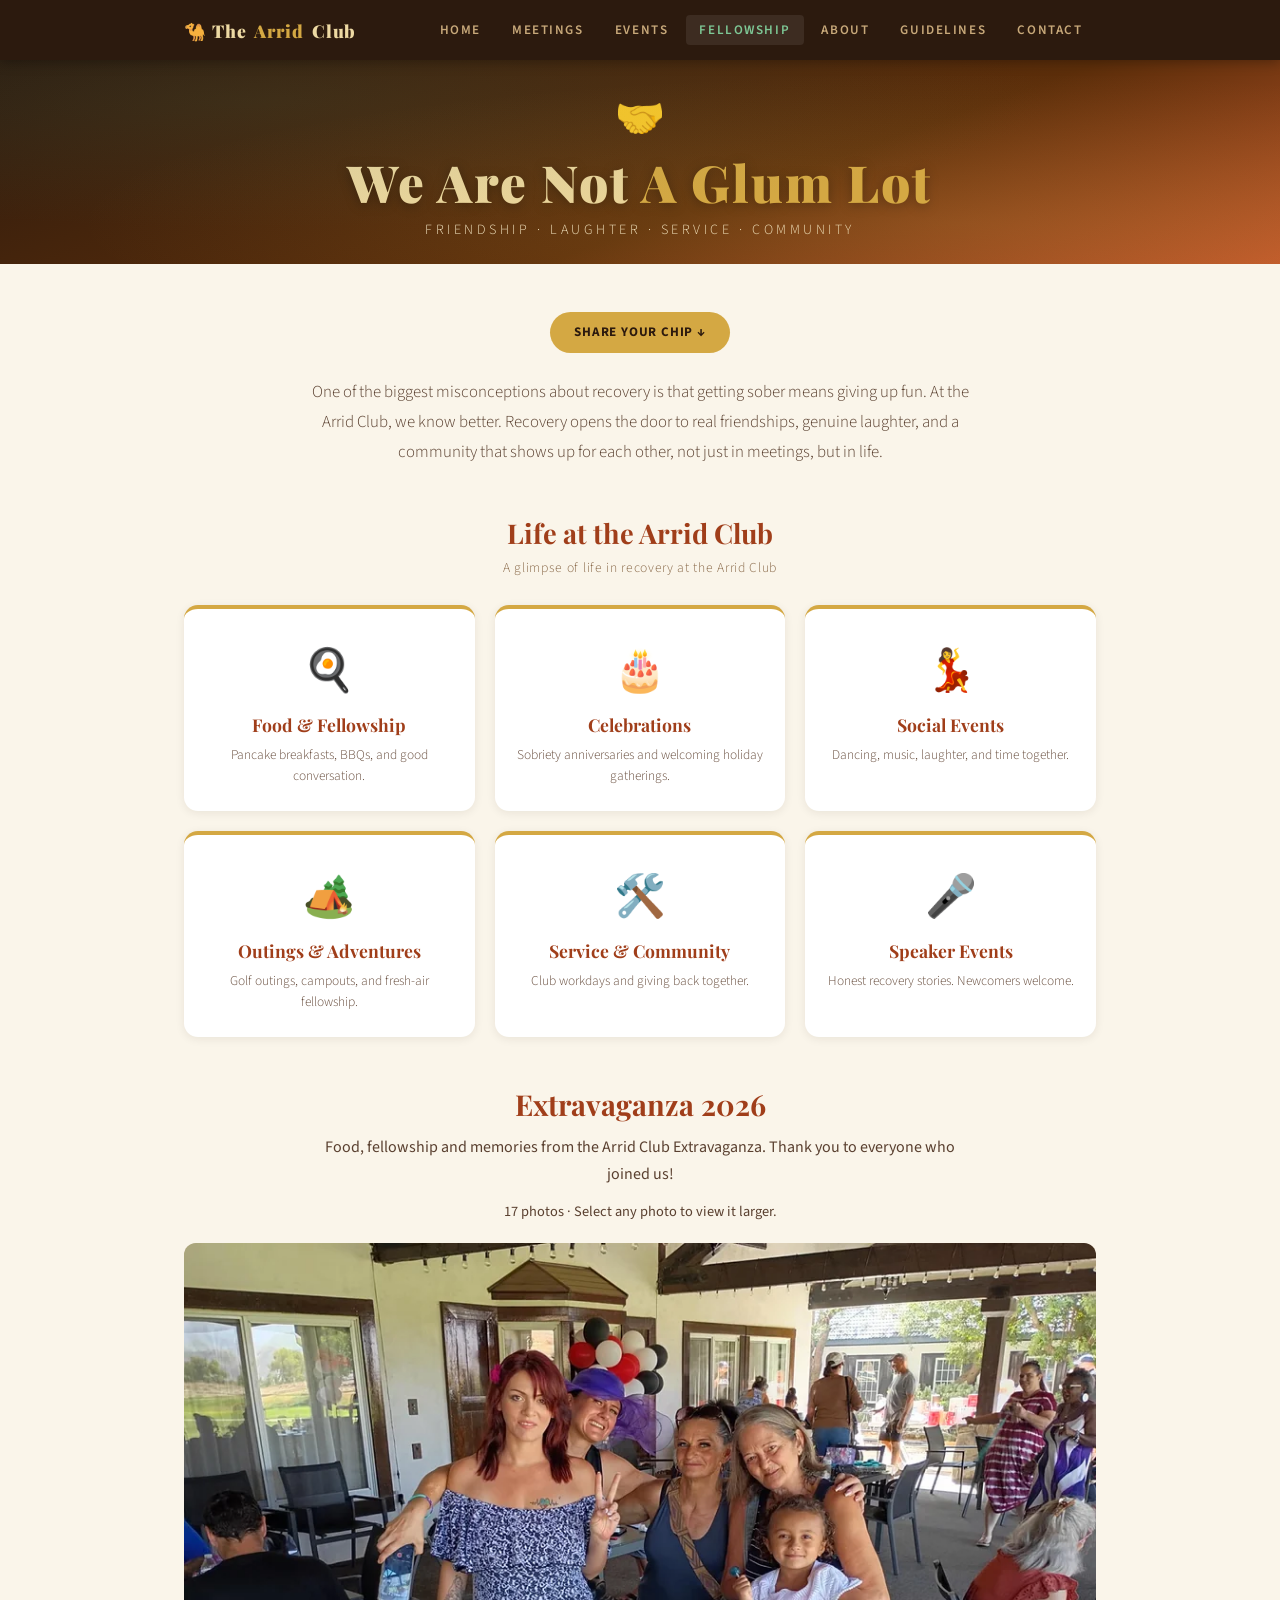
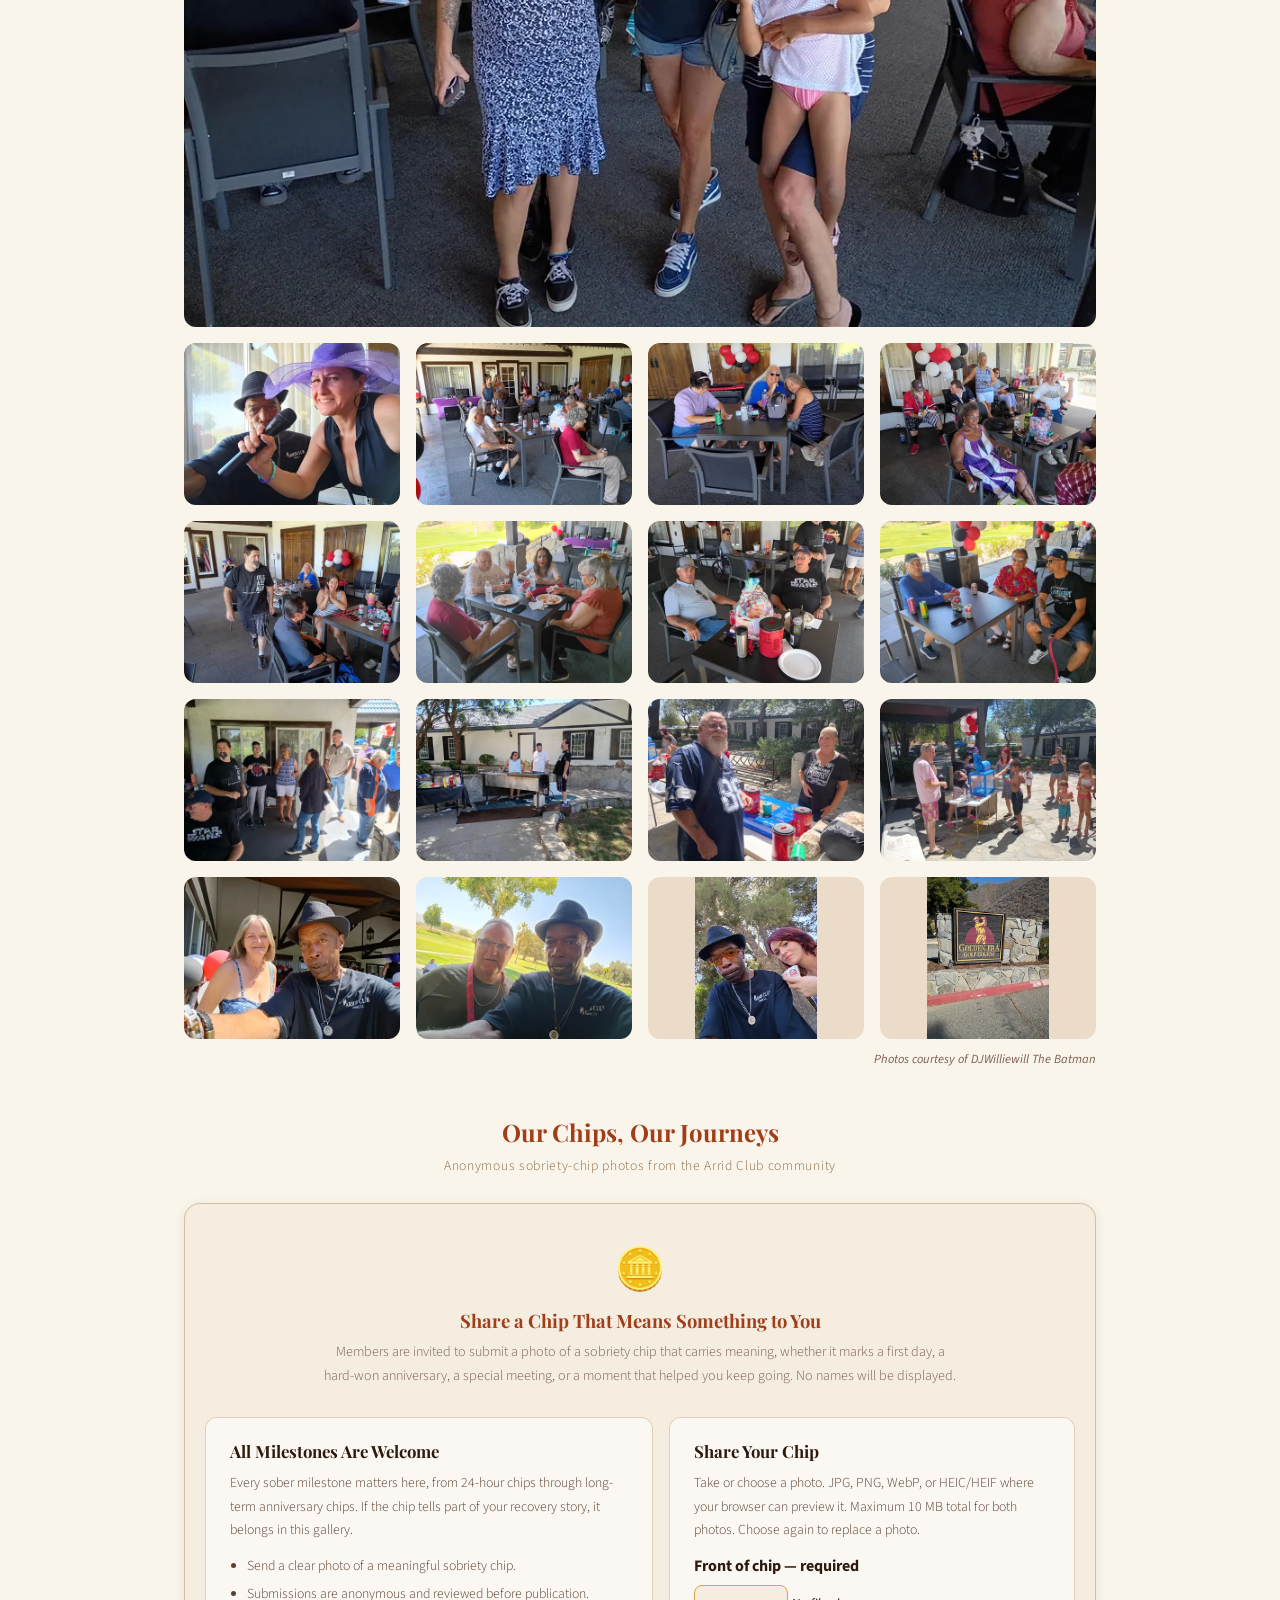
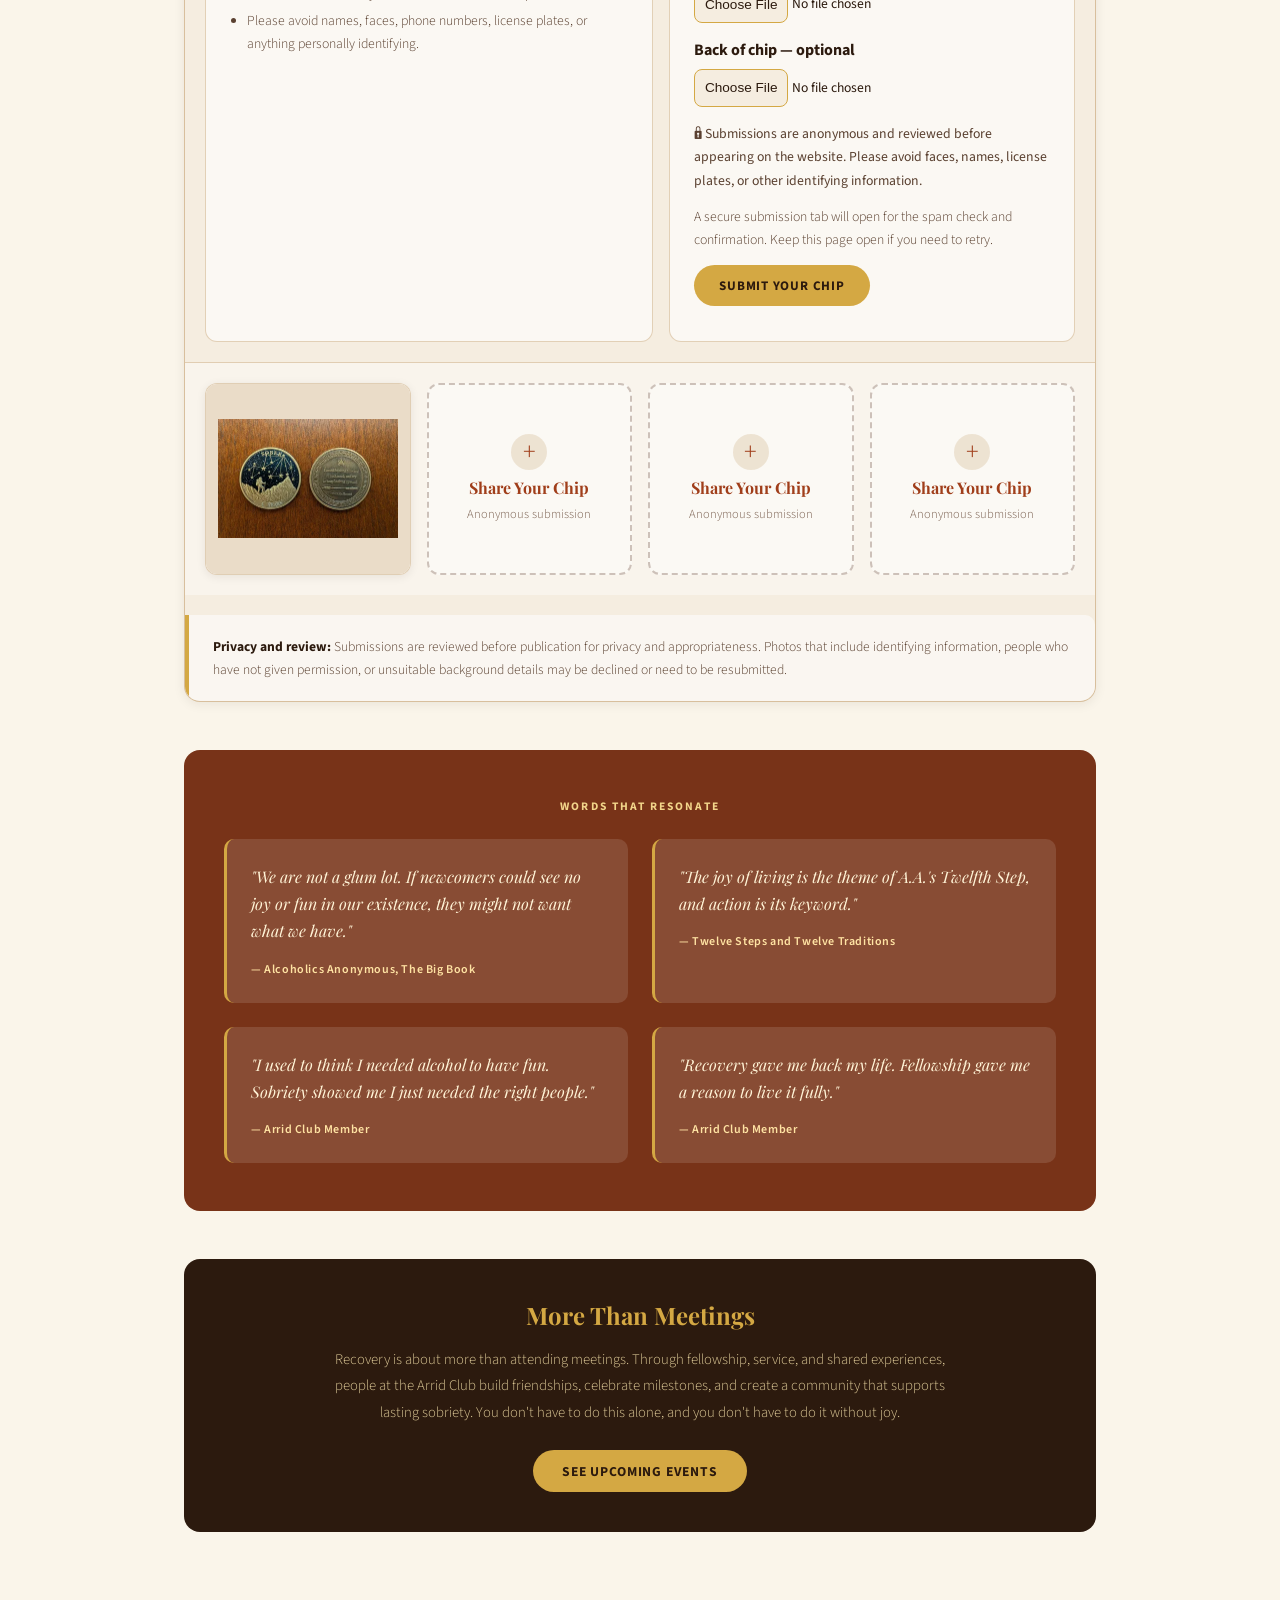
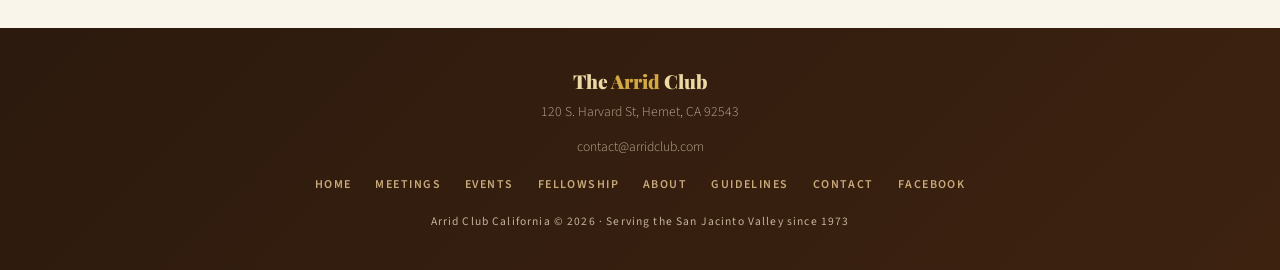
<file: fellowship.html>
<!DOCTYPE html>
<html lang="en">
<head>
<meta charset="UTF-8">
<meta name="viewport" content="width=device-width, initial-scale=1.0">
<title>Fellowship – The Arrid Club | Hemet, CA</title>
<meta name="description" content="We Are Not A Glum Lot — Fellowship, friendship, and fun at the Arrid Club in Hemet, CA. Recovery is more than meetings. See what life in the recovery community looks like.">
<meta name="keywords" content="Arrid Club fellowship, recovery community Hemet, sober fun, AA fellowship, 12 step social, recovery lifestyle San Jacinto Valley">
<meta name="author" content="The Arrid Club">
<meta name="robots" content="index, follow">
<link rel="canonical" href="https://arridclub.com/fellowship.html">
<!-- Open Graph -->
<meta property="og:type" content="website">
<meta property="og:url" content="https://arridclub.com/fellowship.html">
<meta property="og:title" content="Fellowship – The Arrid Club | Hemet, CA">
<meta property="og:description" content="We Are Not A Glum Lot — Recovery is more than meetings. It's friendship, laughter, service, and community.">
<meta property="og:site_name" content="The Arrid Club">
<meta property="og:image" content="https://arridclub.com/Assets/images/site/sunset-background.webp">
<meta property="og:image:alt" content="Sunset over the San Jacinto Valley">
<meta name="twitter:card" content="summary_large_image">
<meta name="twitter:title" content="Fellowship – The Arrid Club | Hemet, CA">
<meta name="twitter:description" content="Friendship, laughter, service, and community at The Arrid Club.">
<meta name="twitter:image" content="https://arridclub.com/Assets/images/site/sunset-background.webp">
<script type="application/ld+json">
{
  "@context": "https://schema.org",
  "@type": "NonprofitOrganization",
  "name": "The Arrid Club",
  "url": "https://arridclub.com/",
  "foundingDate": "1973-06-20",
  "description": "A non-profit recovery community facility serving the San Jacinto Valley with meetings, fellowship, service, and community events.",
  "address": {
    "@type": "PostalAddress",
    "streetAddress": "120 S. Harvard St.",
    "addressLocality": "Hemet",
    "addressRegion": "CA",
    "postalCode": "92543",
    "addressCountry": "US"
  },
  "sameAs": ["https://www.facebook.com/groups/1225924959475339"]
}
</script>
<link rel="preconnect" href="https://fonts.googleapis.com">
<link rel="preconnect" href="https://fonts.gstatic.com" crossorigin>
<link href="https://fonts.googleapis.com/css2?family=Playfair+Display:ital,wght@0,700;0,900;1,700&family=Source+Sans+3:wght@300;400;600;700&display=optional" rel="stylesheet" media="print" onload="this.media='all'">
<noscript><link href="https://fonts.googleapis.com/css2?family=Playfair+Display:ital,wght@0,700;0,900;1,700&family=Source+Sans+3:wght@300;400;600;700&display=optional" rel="stylesheet"></noscript>
<link rel="stylesheet" href="css/style.css">
<style>
  /* FELLOWSHIP PAGE STYLES */

  .fellowship-container {
    max-width: 960px;
    margin: 0 auto;
    padding: 3rem 1.5rem;
  }

  /* Intro block */
  .fellowship-intro {
    text-align: center;
    max-width: 680px;
    margin: 0 auto 3rem auto;
  }
  .fellowship-intro p {
    font-size: 1.05rem;
    color: #5a4030;
    line-height: 1.8;
    font-weight: 300;
  }

  /* Activity cards grid */
  .activity-grid {
    display: grid;
    grid-template-columns: repeat(3, 1fr);
    gap: 1.25rem;
    margin-bottom: 2rem;
  }
  .activity-card {
    background: white;
    border-radius: 14px;
    padding: 2rem 1.25rem 1.5rem;
    text-align: center;
    box-shadow: 0 2px 10px rgba(44,26,14,0.08);
    border-top: 4px solid var(--gold);
    transition: transform 0.2s ease, box-shadow 0.2s ease;
  }
  .activity-card:hover {
    transform: translateY(-3px);
    box-shadow: 0 6px 20px rgba(44,26,14,0.13);
  }
  .activity-card .act-icon {
    font-size: 2.6rem;
    margin-bottom: 0.75rem;
    display: block;
  }
  .activity-card h3 {
    font-family: 'Playfair Display', serif;
    font-size: 1.1rem;
    color: var(--rust);
    margin-bottom: 0.5rem;
  }
  .activity-card p {
    font-size: 0.84rem;
    color: #6a5040;
    line-height: 1.6;
    font-weight: 300;
  }

  /* Quote section */
  .quote-section {
    background: var(--terracotta);
    border-radius: 16px;
    padding: 3rem 2.5rem;
    margin-bottom: 3rem;
    text-align: center;
  }
  .quote-section .section-label {
    font-size: 0.72rem;
    font-weight: 700;
    letter-spacing: 0.18em;
    text-transform: uppercase;
    color: var(--gold);
    margin-bottom: 1.5rem;
    display: block;
  }
  .quote-grid {
    display: grid;
    grid-template-columns: repeat(2, 1fr);
    gap: 1.5rem;
    text-align: left;
  }
  .quote-card {
    background: rgba(255,255,255,0.12);
    border-radius: 10px;
    padding: 1.5rem;
    border-left: 3px solid var(--gold);
  }
  .quote-card blockquote {
    font-family: 'Playfair Display', serif;
    font-size: 1rem;
    color: var(--parchment);
    font-style: italic;
    line-height: 1.7;
    margin: 0 0 0.75rem 0;
  }
  .quote-card cite {
    font-size: 0.75rem;
    color: var(--gold);
    font-weight: 600;
    letter-spacing: 0.05em;
    font-style: normal;
  }

  /* Anonymous chip gallery/submission section */
  .chip-gallery-section {
    margin-bottom: 3rem;
  }
  .chip-gallery-section h2 {
    font-family: 'Playfair Display', serif;
    font-size: 1.5rem;
    color: var(--rust);
    text-align: center;
    margin-bottom: 0.5rem;
  }
  .chip-gallery-panel {
    margin-top: 1.25rem;
    background: #f5ede0;
    border-radius: 16px;
    border: 1px solid rgba(201,168,122,0.65);
    box-shadow: 0 2px 12px rgba(44,26,14,0.08);
    overflow: hidden;
  }
  .chip-gallery-intro {
    padding: 2.25rem 2.5rem 1.75rem;
    text-align: center;
  }
  .chip-gallery-intro .chip-icon {
    font-size: 2.6rem;
    margin-bottom: 0.5rem;
  }
  .chip-gallery-intro h3 {
    font-family: 'Playfair Display', serif;
    color: var(--rust);
    font-size: 1.15rem;
    margin-bottom: 0.55rem;
  }
  .chip-gallery-intro p {
    max-width: 640px;
    margin: 0 auto;
    font-size: 0.88rem;
    color: #7a6050;
    line-height: 1.7;
    font-weight: 300;
  }
  .chip-submission-details {
    display: grid;
    grid-template-columns: 1.05fr 0.95fr;
    gap: 1rem;
    padding: 0 1.25rem 1.25rem;
  }
  .chip-detail-card,
  .chip-submit-card {
    background: rgba(255,255,255,0.62);
    border-radius: 12px;
    padding: 1.35rem 1.5rem;
    border: 1px solid rgba(201,168,122,0.5);
  }
  .chip-detail-card h3,
  .chip-submit-card h3 {
    font-family: 'Playfair Display', serif;
    color: var(--deep);
    font-size: 1.05rem;
    margin-bottom: 0.65rem;
  }
  .chip-detail-card p,
  .chip-submit-card p {
    font-size: 0.86rem;
    color: #5a4030;
    line-height: 1.7;
    font-weight: 300;
    margin-bottom: 0.8rem;
  }
  .chip-detail-card ul {
    margin: 0;
    padding-left: 1.05rem;
    color: #5a4030;
    font-size: 0.86rem;
    line-height: 1.7;
    font-weight: 300;
  }
  .chip-detail-card li + li {
    margin-top: 0.25rem;
  }
  .chip-submit-btn {
    display: inline-block;
    background: var(--gold);
    color: var(--deep);
    font-weight: 700;
    font-size: 0.82rem;
    padding: 0.72rem 1.55rem;
    border-radius: 30px;
    text-decoration: none;
    letter-spacing: 0.06em;
    text-transform: uppercase;
    transition: opacity 0.2s, transform 0.2s;
  }
  .chip-submit-btn:hover {
    opacity: 0.86;
    transform: translateY(-1px);
  }
  .chip-gallery {
    padding: 1.25rem;
    background: rgba(255,255,255,0.38);
    border-top: 1px solid rgba(201,168,122,0.5);
  }
  .chip-card-grid {
    display: grid;
    grid-template-columns: repeat(4, minmax(0, 1fr));
    gap: 1rem;
  }
  .chip-card {
    background: rgba(255,255,255,0.68);
    border-radius: 12px;
    border: 1px solid rgba(201,168,122,0.55);
    box-shadow: 0 2px 10px rgba(44,26,14,0.08);
    overflow: hidden;
    min-height: 190px;
  }
  .chip-photo-link {
    min-height: 190px;
    padding: 0.75rem;
    display: flex;
    align-items: center;
    justify-content: center;
    background: #eadcc8;
  }
  .chip-photo-link img {
    width: 100%;
    max-height: 190px;
    object-fit: contain;
    display: block;
  }
  .chip-invite-card {
    min-height: 190px;
    display: flex;
    align-items: center;
    justify-content: center;
    gap: 0.45rem;
    flex-direction: column;
    text-decoration: none;
    text-align: center;
    color: var(--deep);
    background: rgba(255,255,255,0.42);
    border: 2px dashed rgba(122,96,80,0.36);
    box-shadow: none;
    transition: background 0.2s ease, border-color 0.2s ease, transform 0.2s ease;
  }
  .chip-invite-card:hover,
  .chip-invite-card:focus {
    background: rgba(255,255,255,0.68);
    border-color: rgba(188,82,42,0.55);
    transform: translateY(-2px);
  }
  .chip-invite-card .invite-plus {
    width: 2.25rem;
    height: 2.25rem;
    border-radius: 50%;
    display: inline-flex;
    align-items: center;
    justify-content: center;
    background: rgba(201,168,122,0.28);
    color: var(--rust);
    font-size: 1.65rem;
    line-height: 1;
    font-weight: 300;
  }
  .chip-invite-card .invite-text {
    font-family: 'Playfair Display', serif;
    color: var(--rust);
    font-size: 1rem;
    font-weight: 700;
  }
  .chip-invite-card .invite-note {
    font-size: 0.78rem;
    color: #7a6050;
    font-weight: 300;
  }

  /* Anonymity note */
  .anonymity-note {
    background: rgba(255,255,255,0.55);
    border-left: 4px solid var(--gold);
    border-radius: 0 10px 10px 0;
    padding: 1.25rem 1.5rem;
    margin: 1.25rem auto 0;
    text-align: left;
    font-size: 0.85rem;
    color: #5a4030;
    line-height: 1.7;
    font-weight: 300;
  }
  .anonymity-note strong {
    color: var(--deep);
    font-weight: 700;
  }

  /* More than meetings strip */
  .more-than {
    background: var(--deep);
    color: var(--parchment);
    border-radius: 16px;
    padding: 2.5rem 2rem;
    text-align: center;
    margin-bottom: 3rem;
  }
  .more-than h2 {
    font-family: 'Playfair Display', serif;
    font-size: 1.5rem;
    color: var(--gold);
    margin-bottom: 1rem;
  }
  .more-than p {
    font-size: 0.92rem;
    line-height: 1.8;
    font-weight: 300;
    max-width: 620px;
    margin: 0 auto 1.5rem;
    opacity: 0.9;
  }
  .more-than a.btn {
    display: inline-block;
    background: var(--gold);
    color: var(--deep);
    font-weight: 700;
    font-size: 0.85rem;
    padding: 0.7rem 1.8rem;
    border-radius: 30px;
    text-decoration: none;
    letter-spacing: 0.06em;
    text-transform: uppercase;
    transition: opacity 0.2s;
  }
  .more-than a.btn:hover { opacity: 0.85; }

  /* Responsive */
  @media (max-width: 700px) {
    .activity-grid { grid-template-columns: repeat(2, 1fr); }
    .quote-grid { grid-template-columns: 1fr; }
    .chip-submission-details { grid-template-columns: 1fr; }
    .chip-card-grid { grid-template-columns: repeat(2, minmax(0, 1fr)); }
  }
  @media (max-width: 480px) {
    .activity-grid { grid-template-columns: repeat(2, minmax(0, 1fr)); }
    .chip-gallery-intro { padding: 1.65rem 1.2rem 1.3rem; }
    .chip-submission-details { padding: 0 0.85rem 0.85rem; }
    .chip-detail-card,
    .chip-submit-card { padding: 1.15rem; }
    .chip-gallery { padding: 0.85rem; }
    .chip-card-grid { grid-template-columns: 1fr; }
  }

  .chip-shortcut { text-align: center; margin: 0 0 1.5rem; }
  #share-your-chip { scroll-margin-top: 6rem; min-width: 0; }
  .chip-upload { margin-bottom: 1rem; min-width: 0; }
  .chip-upload label { display: block; font-weight: 700; margin-bottom: .5rem; color: var(--deep); }
  .chip-upload input { display: block; width: 100%; font: inherit; font-size: .85rem; }
  .chip-upload input::file-selector-button, .chip-remove { padding: .65rem .6rem; border: 1px solid var(--gold); border-radius: 8px; background: #f5ede0; color: var(--deep); cursor: pointer; }
  .chip-preview { width: 100%; max-height: 180px; object-fit: contain; margin: .5rem 0; border-radius: 8px; }
  .chip-submit-btn { border: 0; cursor: pointer; font-family: inherit; }
  .chip-submit-btn:disabled { opacity: .6; cursor: wait; }
  #chip-files { border: 0; padding: 0; margin: 0; min-width: 0; }
  .chip-honey, [hidden] { display: none !important; }
  .chip-sr-only { position: absolute; width: 1px; height: 1px; overflow: hidden; clip-path: inset(50%); }
  #chip-form .chip-privacy { font-weight: 400; }
  #chip-status, .photo-feedback { overflow-wrap: anywhere; }
  #chip-form .photo-feedback { margin: .35rem 0; }
  #share-your-chip :focus-visible, .chip-shortcut a:focus-visible { outline: 3px solid var(--rust); outline-offset: 4px; }
  @media (max-width: 700px) {
    .activity-grid { gap: .75rem; grid-template-columns: repeat(2, minmax(0, 1fr)); }
    .activity-card { padding: 1rem .65rem; }
    .activity-card .act-icon { font-size: 2rem; margin-bottom: .4rem; }
    .activity-card h3 { font-size: 1rem; line-height: 1.25; min-height: 2.5em; }
    .activity-card p { font-size: .82rem; line-height: 1.4; }
  }

/* Reusable event gallery; scoped independently of the chip gallery. */
.event-gallery {margin:3rem 0;scroll-margin-top:6rem;}
.event-gallery h2 {font-family:'Playfair Display',serif;color:var(--rust);font-size:1.8rem;text-align:center;}
.event-intro,.event-help {text-align:center;line-height:1.7;margin:.7rem auto;color:#5a4030;max-width:660px;}
.event-help {font-size:.9rem;margin-bottom:1.2rem;}
.event-photo {display:block;background:#eadcc8;border-radius:12px;overflow:hidden;}
.event-photo:focus-visible,.event-viewer :focus-visible {outline:3px solid #d4a843;outline-offset:4px;}
.event-photo img {display:block;width:100%;height:100%;object-fit:contain;}
.event-feature {margin-bottom:1rem;}
.event-feature img {height:auto;}
.event-grid {display:grid;grid-template-columns:repeat(4,minmax(0,1fr));gap:1rem;}
.event-grid .event-photo {aspect-ratio:4/3;}
.event-viewer {position:fixed;inset:0;margin:0;width:100%;max-width:none;height:100%;height:100dvh;max-height:none;border:0;padding:1rem;background:#17130f;color:#fff;overflow:auto;box-sizing:border-box;}
.event-viewer[open] {display:grid;grid-template-rows:auto minmax(0,1fr) auto auto auto;gap:.65rem;}
.event-viewer::backdrop {background:#17130f;}
.event-toolbar {display:flex;justify-content:center;gap:.6rem;flex-wrap:wrap;flex-shrink:0;}
.event-viewer button,.event-direct {font:inherit;min-height:44px;padding:.6rem .9rem;background:#f2e6c9;color:#2c1a0e;border:0;border-radius:8px;cursor:pointer;}
.event-image-stage {position:relative;min-height:0;overflow:hidden;}
.event-large {display:block;position:absolute;inset:0;width:100%;height:100%;object-fit:contain;}
.event-large[hidden] {display:none !important;}
.event-caption {display:block;min-height:1.4em;margin:0;color:#fff;font-size:1rem;}
.event-caption,.event-load,.event-recovery {text-align:center;line-height:1.4;flex-shrink:0;}
.event-direct {display:inline-block;text-decoration:underline;}
@media(max-width:700px){.event-grid{grid-template-columns:repeat(3,minmax(0,1fr));gap:.65rem;}}
@media(max-width:500px){.event-grid{grid-template-columns:repeat(2,minmax(0,1fr));}.event-viewer{padding:.65rem;}}
@media(max-width:359px){.event-grid{grid-template-columns:1fr;}}

/* Fellowship-only improvements; shared styles and gallery behavior are preserved. */
.fellowship-page { font-family: 'Source Sans 3', Arial, sans-serif; }
.fellowship-page .quote-section { background: #783318; }
.fellowship-page .quote-section .section-label { color: #f2d58a; }
.fellowship-page .quote-card blockquote { color: #fff3d6; }
.fellowship-page .quote-card cite { color: #ffe3a3; }
.fellowship-page .chip-photo-link img { height: auto; }
.fellowship-page .footer-copy { opacity: 0.75; }
</style>
</head>
<body class="fellowship-page">

<a class="skip-link" href="#main-content">Skip to main content</a>

<!-- NAV -->
<nav class="site-nav" aria-label="Primary navigation">
  <div class="nav-inner">
    <div class="nav-logo">🐪 The <span>Arrid</span> Club</div>
    <button class="nav-toggle" onclick="const links=document.querySelector('.nav-links'); const isOpen=links.classList.toggle('open'); this.setAttribute('aria-expanded', isOpen)" aria-label="Open navigation menu" aria-controls="primary-nav-links" aria-expanded="false">
      <span></span><span></span><span></span>
    </button>
    <ul class="nav-links" id="primary-nav-links">
      <li><a href="index.html">Home</a></li>
      <li><a href="meetings.html">Meetings</a></li>
      <li><a href="events.html">Events</a></li>
      <li><a href="fellowship.html" class="active" aria-current="page">Fellowship</a></li>
      <li><a href="about.html">About</a></li>
      <li><a href="guidelines.html">Guidelines</a></li>
      <li><a href="contact.html">Contact</a></li>
    </ul>
  </div>
</nav>

<main id="main-content">

<!-- HERO -->
<div class="page-hero">
  <div class="deco">🤝</div>
  <h1>We Are Not <span>A Glum Lot</span></h1>
  <div class="hero-sub">Friendship · Laughter · Service · Community</div>
</div>

<!-- CONTENT -->
<div class="fellowship-container">

  <p class="chip-shortcut"><a class="chip-submit-btn" href="#share-your-chip">Share Your Chip ↓</a></p>

  <!-- Intro -->
  <div class="fellowship-intro">
    <p>One of the biggest misconceptions about recovery is that getting sober means giving up fun. At the Arrid Club, we know better. Recovery opens the door to real friendships, genuine laughter, and a community that shows up for each other, not just in meetings, but in life.</p>
  </div>

  <!-- Activity cards -->
  <h2 class="section-title">Life at the Arrid Club</h2>
  <p class="section-sub" style="text-align:center; margin-bottom:1.75rem;">A glimpse of life in recovery at the Arrid Club</p>

  <div class="activity-grid">
    <div class="activity-card"><span class="act-icon" aria-hidden="true">🍳</span><h3>Food &amp; Fellowship</h3><p>Pancake breakfasts, BBQs, and good conversation.</p></div>
    <div class="activity-card"><span class="act-icon" aria-hidden="true">🎂</span><h3>Celebrations</h3><p>Sobriety anniversaries and welcoming holiday gatherings.</p></div>
    <div class="activity-card"><span class="act-icon" aria-hidden="true">💃</span><h3>Social Events</h3><p>Dancing, music, laughter, and time together.</p></div>
    <div class="activity-card"><span class="act-icon" aria-hidden="true">🏕️</span><h3>Outings &amp; Adventures</h3><p>Golf outings, campouts, and fresh-air fellowship.</p></div>
    <div class="activity-card"><span class="act-icon" aria-hidden="true">🛠️</span><h3>Service &amp; Community</h3><p>Club workdays and giving back together.</p></div>
    <div class="activity-card"><span class="act-icon" aria-hidden="true">🎤</span><h3>Speaker Events</h3><p>Honest recovery stories. Newcomers welcome.</p></div>
  </div>

<section class="event-gallery" id="extravaganza-2026" aria-labelledby="extravaganza-title">
<h2 id="extravaganza-title">Extravaganza 2026</h2>
<p class="event-intro">Food, fellowship and memories from the Arrid Club Extravaganza. Thank you to everyone who joined us!</p>
<p class="event-help">17 photos · Select any photo to view it larger.</p>
<a class="event-photo event-feature" href="Assets/Events/extravaganza-2026/full/extravaganza-04.webp" aria-label="Open photo 1 of 17: Four adults and a child posing together on the decorated patio at Extravaganza 2026."><img src="Assets/Events/extravaganza-2026/featured/extravaganza-04-960.webp" width="960" height="720" alt="Four adults and a child posing together on the decorated patio at Extravaganza 2026." loading="lazy" decoding="async" srcset="Assets/Events/extravaganza-2026/featured/extravaganza-04-960.webp 960w, Assets/Events/extravaganza-2026/featured/extravaganza-04-1440.webp 1440w, Assets/Events/extravaganza-2026/full/extravaganza-04.webp 2048w" sizes="(max-width: 960px) calc(100vw - 48px), 912px"></a><div class="event-grid"><a class="event-photo " href="Assets/Events/extravaganza-2026/full/extravaganza-17.webp" aria-label="Open photo 2 of 17: Two guests posing with a microphone, one wearing a wide purple hat."><img src="Assets/Events/extravaganza-2026/thumbs/extravaganza-17.webp" width="480" height="360" alt="Two guests posing with a microphone, one wearing a wide purple hat." loading="lazy" decoding="async"></a><a class="event-photo " href="Assets/Events/extravaganza-2026/full/extravaganza-05.webp" aria-label="Open photo 3 of 17: Guests chatting at tables across the covered patio."><img src="Assets/Events/extravaganza-2026/thumbs/extravaganza-05.webp" width="480" height="360" alt="Guests chatting at tables across the covered patio." loading="lazy" decoding="async"></a><a class="event-photo " href="Assets/Events/extravaganza-2026/full/extravaganza-01.webp" aria-label="Open photo 4 of 17: Three guests seated around a patio table beneath red, white and black balloons."><img src="Assets/Events/extravaganza-2026/thumbs/extravaganza-01.webp" width="480" height="360" alt="Three guests seated around a patio table beneath red, white and black balloons." loading="lazy" decoding="async"></a><a class="event-photo " href="Assets/Events/extravaganza-2026/full/extravaganza-10.webp" aria-label="Open photo 5 of 17: Guests gathered beneath balloons, with a guest in a purple-and-white dress in front."><img src="Assets/Events/extravaganza-2026/thumbs/extravaganza-10.webp" width="480" height="360" alt="Guests gathered beneath balloons, with a guest in a purple-and-white dress in front." loading="lazy" decoding="async"></a><a class="event-photo " href="Assets/Events/extravaganza-2026/full/extravaganza-08.webp" aria-label="Open photo 6 of 17: Guests talking beside a patio table scattered with red raffle tickets."><img src="Assets/Events/extravaganza-2026/thumbs/extravaganza-08.webp" width="480" height="360" alt="Guests talking beside a patio table scattered with red raffle tickets." loading="lazy" decoding="async"></a><a class="event-photo " href="Assets/Events/extravaganza-2026/full/extravaganza-18.webp" aria-label="Open photo 7 of 17: Four guests sharing food and conversation around a patio table."><img src="Assets/Events/extravaganza-2026/thumbs/extravaganza-18.webp" width="480" height="360" alt="Four guests sharing food and conversation around a patio table." loading="lazy" decoding="async"></a><a class="event-photo " href="Assets/Events/extravaganza-2026/full/extravaganza-19.webp" aria-label="Open photo 8 of 17: Two seated guests beside a wrapped gift basket and red raffle container."><img src="Assets/Events/extravaganza-2026/thumbs/extravaganza-19.webp" width="480" height="360" alt="Two seated guests beside a wrapped gift basket and red raffle container." loading="lazy" decoding="async"></a><a class="event-photo " href="Assets/Events/extravaganza-2026/full/extravaganza-21.webp" aria-label="Open photo 9 of 17: Three guests seated at a patio table with raffle tickets and drinks."><img src="Assets/Events/extravaganza-2026/thumbs/extravaganza-21.webp" width="480" height="360" alt="Three guests seated at a patio table with raffle tickets and drinks." loading="lazy" decoding="async"></a><a class="event-photo " href="Assets/Events/extravaganza-2026/full/extravaganza-20.webp" aria-label="Open photo 10 of 17: Guests standing and chatting near the patio entrance."><img src="Assets/Events/extravaganza-2026/thumbs/extravaganza-20.webp" width="480" height="360" alt="Guests standing and chatting near the patio entrance." loading="lazy" decoding="async"></a><a class="event-photo " href="Assets/Events/extravaganza-2026/full/extravaganza-03.webp" aria-label="Open photo 11 of 17: Three people gathered around an outdoor grill beside the clubhouse."><img src="Assets/Events/extravaganza-2026/thumbs/extravaganza-03.webp" width="480" height="360" alt="Three people gathered around an outdoor grill beside the clubhouse." loading="lazy" decoding="async"></a><a class="event-photo " href="Assets/Events/extravaganza-2026/full/extravaganza-22.webp" aria-label="Open photo 12 of 17: Two guests beside raffle containers and boxed prizes on an outdoor table."><img src="Assets/Events/extravaganza-2026/thumbs/extravaganza-22.webp" width="480" height="360" alt="Two guests beside raffle containers and boxed prizes on an outdoor table." loading="lazy" decoding="async"></a><a class="event-photo " href="Assets/Events/extravaganza-2026/full/extravaganza-23.webp" aria-label="Open photo 13 of 17: Adults and children gathered around a blue snow-cone machine outdoors."><img src="Assets/Events/extravaganza-2026/thumbs/extravaganza-23.webp" width="480" height="360" alt="Adults and children gathered around a blue snow-cone machine outdoors." loading="lazy" decoding="async"></a><a class="event-photo " href="Assets/Events/extravaganza-2026/full/extravaganza-06.webp" aria-label="Open photo 14 of 17: Two guests posing beside balloons on the patio, one wearing an Arrid Club shirt."><img src="Assets/Events/extravaganza-2026/thumbs/extravaganza-06.webp" width="480" height="360" alt="Two guests posing beside balloons on the patio, one wearing an Arrid Club shirt." loading="lazy" decoding="async"></a><a class="event-photo " href="Assets/Events/extravaganza-2026/full/extravaganza-07.webp" aria-label="Open photo 15 of 17: Two guests posing with the green golf course behind them."><img src="Assets/Events/extravaganza-2026/thumbs/extravaganza-07.webp" width="480" height="360" alt="Two guests posing with the green golf course behind them." loading="lazy" decoding="async"></a><a class="event-photo " href="Assets/Events/extravaganza-2026/full/extravaganza-02.webp" aria-label="Open photo 16 of 17: Two guests posing beneath a tree, one wearing an Arrid Club shirt and dark hat."><img src="Assets/Events/extravaganza-2026/thumbs/extravaganza-02.webp" width="360" height="480" alt="Two guests posing beneath a tree, one wearing an Arrid Club shirt and dark hat." loading="lazy" decoding="async"></a><a class="event-photo " href="Assets/Events/extravaganza-2026/full/extravaganza-14.webp" aria-label="Open photo 17 of 17: Golden Era Golf Course sign on a stone wall with hills behind it."><img src="Assets/Events/extravaganza-2026/thumbs/extravaganza-14.webp" width="360" height="480" alt="Golden Era Golf Course sign on a stone wall with hills behind it." loading="lazy" decoding="async"></a></div>
<p class="event-photo-credit">Photos courtesy of DJWilliewill The Batman</p>
</section>
<dialog class="event-viewer" aria-label="Extravaganza 2026 photo viewer">
<div class="event-toolbar"><button type="button" data-event="previous" aria-label="Previous photo">← Previous</button><button type="button" data-event="next" aria-label="Next photo">Next →</button><button type="button" data-event="close" autofocus>Close ✕</button></div>
<div class="event-image-stage"><img class="event-large" alt=""></div>
<p class="event-caption" aria-live="polite" aria-atomic="true"></p>
<p class="event-load" role="status"></p>
<div class="event-recovery" hidden><button type="button" data-event="retry">Retry</button> <a class="event-direct">Open image directly</a></div>
</dialog>

  <!-- Anonymous chip gallery/submission section -->
  <div class="chip-gallery-section">
    <h2>Our Chips, Our Journeys</h2>
    <p class="section-sub" style="text-align:center; margin-bottom:1.75rem;">Anonymous sobriety-chip photos from the Arrid Club community</p>
    <div class="chip-gallery-panel">
      <div class="chip-gallery-intro">
        <div class="chip-icon" aria-hidden="true">🪙</div>
        <h3>Share a Chip That Means Something to You</h3>
        <p>Members are invited to submit a photo of a sobriety chip that carries meaning, whether it marks a first day, a hard-won anniversary, a special meeting, or a moment that helped you keep going. No names will be displayed.</p>
      </div>

      <div class="chip-submission-details">
        <div class="chip-detail-card">
          <h3>All Milestones Are Welcome</h3>
          <p>Every sober milestone matters here, from 24-hour chips through long-term anniversary chips. If the chip tells part of your recovery story, it belongs in this gallery.</p>
          <ul>
            <li>Send a clear photo of a meaningful sobriety chip.</li>
            <li>Submissions are anonymous and reviewed before publication.</li>
            <li>Please avoid names, faces, phone numbers, license plates, or anything personally identifying.</li>
          </ul>
        </div>

        <div class="chip-submit-card" id="share-your-chip" tabindex="-1">
          <h3>Share Your Chip</h3>
          <div id="chip-success" role="status" hidden><h3>Photo Received!</h3><p>Thank you for sharing. Your submission will be reviewed before appearing on the website.</p></div>
          <form id="chip-form" action="https://formsubmit.co/contact@arridclub.com" method="POST" enctype="multipart/form-data" target="_blank" rel="noopener">
            <input type="hidden" name="_subject" value="New Arrid Club Chip Submission">
            <input type="hidden" name="_next" value="https://arridclub.com/fellowship.html?chip=received#share-your-chip">
            <input type="text" name="_honey" class="chip-honey" tabindex="-1" autocomplete="off" aria-hidden="true">
            <p id="chip-upload-help">Take or choose a photo. JPG, PNG, WebP, or HEIC/HEIF where your browser can preview it. Maximum 10 MB total for both photos. Choose again to replace a photo.</p>
            <fieldset id="chip-files"><legend class="chip-sr-only">Chip photos</legend>
              <div class="chip-upload">
                <label for="chip-front">Front of chip — required</label>
                <input id="chip-front" type="file" name="attachment_front" accept="image/jpeg,image/png,image/webp,image/heic,image/heif,.heic,.heif" required aria-describedby="chip-upload-help front-feedback">
                <p id="front-feedback" class="photo-feedback" aria-live="polite"></p>
                <img id="front-preview" class="chip-preview" alt="Selected front of chip" hidden>
                <button type="button" class="chip-remove" data-side="front" hidden>Remove front photo</button>
              </div>
              <div class="chip-upload">
                <label for="chip-back">Back of chip — optional</label>
                <input id="chip-back" type="file" name="attachment_back" accept="image/jpeg,image/png,image/webp,image/heic,image/heif,.heic,.heif"  aria-describedby="chip-upload-help back-feedback">
                <p id="back-feedback" class="photo-feedback" aria-live="polite"></p>
                <img id="back-preview" class="chip-preview" alt="Selected back of chip" hidden>
                <button type="button" class="chip-remove" data-side="back" hidden>Remove back photo</button>
              </div>
            </fieldset>
            <p class="chip-privacy">🔒 Submissions are anonymous and reviewed before appearing on the website. Please avoid faces, names, license plates, or other identifying information.</p>
            <p>A secure submission tab will open for the spam check and confirmation. Keep this page open if you need to retry.</p>
            <button class="chip-submit-btn" id="chip-send" type="submit">Submit Your Chip</button>
            <p id="chip-status" role="status" aria-live="polite"></p>
            <noscript><p>Enable JavaScript to preview and validate your photos before submitting.</p></noscript>
          </form>
        </div>
      </div>

      <div class="chip-gallery" aria-label="Approved sobriety chip photo gallery">
        <div class="chip-card-grid">
          <article class="chip-card">
            <a class="chip-photo-link" href="Assets/images/fellowship/sobriety-chips/chip-001.webp" target="_blank" rel="noopener" aria-label="View sobriety chip photo larger">
              <img src="Assets/images/fellowship/sobriety-chips/chip-001-360.webp" srcset="Assets/images/fellowship/sobriety-chips/chip-001-360.webp 360w, Assets/images/fellowship/sobriety-chips/chip-001-720.webp 720w" sizes="(max-width: 480px) calc(100vw - 102px), (max-width: 700px) calc((100vw - 154px) / 2), 180px" width="1539" height="1022" loading="lazy" decoding="async" alt="Anonymous sobriety chip submission">
            </a>
          </article>
          <a class="chip-card chip-invite-card" href="#share-your-chip" aria-label="Share your sobriety chip photo">
            <span class="invite-plus" aria-hidden="true">+</span>
            <span class="invite-text">Share Your Chip</span>
            <span class="invite-note">Anonymous submission</span>
          </a>
          <a class="chip-card chip-invite-card" href="#share-your-chip" aria-label="Share your sobriety chip photo">
            <span class="invite-plus" aria-hidden="true">+</span>
            <span class="invite-text">Share Your Chip</span>
            <span class="invite-note">Anonymous submission</span>
          </a>
          <a class="chip-card chip-invite-card" href="#share-your-chip" aria-label="Share your sobriety chip photo">
            <span class="invite-plus" aria-hidden="true">+</span>
            <span class="invite-text">Share Your Chip</span>
            <span class="invite-note">Anonymous submission</span>
          </a>
        </div>
      </div>

      <div class="anonymity-note">
        <strong>Privacy and review:</strong> Submissions are reviewed before publication for privacy and appropriateness. Photos that include identifying information, people who have not given permission, or unsuitable background details may be declined or need to be resubmitted.
      </div>
    </div>
  </div>

  <!-- Quotes -->
  <div class="quote-section">
    <span class="section-label">Words That Resonate</span>
    <div class="quote-grid">
      <div class="quote-card">
        <blockquote>"We are not a glum lot. If newcomers could see no joy or fun in our existence, they might not want what we have."</blockquote>
        <cite>— Alcoholics Anonymous, The Big Book</cite>
      </div>
      <div class="quote-card">
        <blockquote>"The joy of living is the theme of A.A.'s Twelfth Step, and action is its keyword."</blockquote>
        <cite>— Twelve Steps and Twelve Traditions</cite>
      </div>
      <div class="quote-card">
        <blockquote>"I used to think I needed alcohol to have fun. Sobriety showed me I just needed the right people."</blockquote>
        <cite>— Arrid Club Member</cite>
      </div>
      <div class="quote-card">
        <blockquote>"Recovery gave me back my life. Fellowship gave me a reason to live it fully."</blockquote>
        <cite>— Arrid Club Member</cite>
      </div>
    </div>
  </div>

  <!-- More than meetings CTA -->
  <div class="more-than">
    <h2>More Than Meetings</h2>
    <p>Recovery is about more than attending meetings. Through fellowship, service, and shared experiences, people at the Arrid Club build friendships, celebrate milestones, and create a community that supports lasting sobriety. You don't have to do this alone, and you don't have to do it without joy.</p>
    <a href="events.html" class="btn">See Upcoming Events</a>
  </div>

</div>

</main>

<!-- FOOTER -->
<footer class="site-footer">
  <div class="footer-logo">The <span>Arrid</span> Club</div>
  <div class="footer-address">120 S. Harvard St, Hemet, CA 92543</div>
  <div class="footer-address"><a href="mailto:contact@arridclub.com">contact@arridclub.com</a></div>
  <ul class="footer-links">
    <li><a href="index.html">Home</a></li>
    <li><a href="meetings.html">Meetings</a></li>
    <li><a href="events.html">Events</a></li>
    <li><a href="fellowship.html">Fellowship</a></li>
    <li><a href="about.html">About</a></li>
    <li><a href="guidelines.html">Guidelines</a></li>
    <li><a href="contact.html">Contact</a></li>
    <li><a href="https://www.facebook.com/groups/1225924959475339" target="_blank" rel="noopener noreferrer">Facebook</a></li>
  </ul>
  <div class="footer-copy">Arrid Club California © 2026 · Serving the San Jacinto Valley since 1973</div>
</footer>

<script>
(() => {
  const form = document.getElementById('chip-form');
  const status = document.getElementById('chip-status');
  const send = document.getElementById('chip-send');
  const limit = 10000000;
  const states = {};
  const sides = ['front', 'back'];
  const inputs = sides.map(side => document.getElementById('chip-' + side));
  const updateTotal = () => {
    const oversized = inputs.reduce((total, input) => total + (input.files[0]?.size || 0), 0) > limit;
    inputs[0].setCustomValidity(oversized ? 'Please choose smaller photos: both images together must be 10 MB or less.' : (states.front?.error || ''));
    if (oversized) status.textContent = 'Both photos together exceed 10 MB. Replace one with a smaller photo or remove the optional back.';
    return !oversized;
  };
  sides.forEach((side, index) => {
    const input = inputs[index];
    const preview = document.getElementById(side + '-preview');
    const feedback = document.getElementById(side + '-feedback');
    const remove = form.querySelector('[data-side="' + side + '"]');
    let generation = 0;
    input.addEventListener('change', async () => {
      const current = ++generation;
      if (states[side]?.url) URL.revokeObjectURL(states[side].url);
      states[side] = { error: '', pending: false };
      input.setCustomValidity('');
      preview.hidden = true;
      preview.removeAttribute('src');
      feedback.textContent = '';
      status.textContent = '';
      const file = input.files[0];
      remove.hidden = !file;
      if (file) {
        let error = '';
        if (!/\.(jpe?g|png|webp|heic|heif)$/i.test(file.name)) error = 'Choose a JPG, PNG, WebP, or supported HEIC/HEIF photo.';
        else if (!file.size || file.size > limit) error = 'Choose a non-empty photo under 10 MB.';
        else {
          states[side].pending = true;
          send.disabled = true;
          const url = URL.createObjectURL(file);
          states[side].url = url;
          const probe = new Image();
          probe.src = url;
          try { await probe.decode(); } catch { error = 'This photo cannot be previewed. Please choose a JPG, PNG, or WebP version.'; }
          if (current !== generation) return;
          states[side].pending = false;
          if (!error) { preview.src = url; preview.hidden = false; feedback.textContent = 'Photo ready. Choose another file to replace it.'; }
        }
        states[side].error = error;
        input.setCustomValidity(error);
        if (error) feedback.textContent = error;
      }
      send.disabled = sides.some(key => states[key]?.pending);
      updateTotal();
    });
    remove.addEventListener('click', () => { input.value = ''; input.dispatchEvent(new Event('change')); input.focus(); });
  });
  form.addEventListener('submit', event => {
    if (!updateTotal() || !form.reportValidity() || sides.some(side => states[side]?.pending)) { event.preventDefault(); return; }
    status.textContent = 'Finish the spam check in the new tab. Your photos stay selected here. If submission fails or the tab does not open, return here and select Submit Your Chip to retry.';
  });
  if (new URLSearchParams(location.search).get('chip') === 'received') {
    document.getElementById('chip-success').hidden = false;
    history.replaceState(null, '', location.pathname + '#share-your-chip');
  }
})();
</script>

<script>
(() => {
 const gallery=document.getElementById('extravaganza-2026');
 const dialog=document.querySelector('.event-viewer');
 if (!dialog || typeof dialog.showModal !== 'function') return;
 const photos=[...gallery.querySelectorAll('.event-photo')];
 const img=dialog.querySelector('.event-large'),caption=dialog.querySelector('.event-caption');
 const status=dialog.querySelector('.event-load'),recovery=dialog.querySelector('.event-recovery');
 let index=0,trigger=null,request=0,oldOverflow='';
 function show(next){
  index=(next+photos.length)%photos.length;
  const link=photos[index],alt=link.querySelector('img').alt,token=++request;
  img.hidden=true;img.removeAttribute('src');img.alt=alt;recovery.hidden=true;
  caption.textContent=`Photo ${index+1} of ${photos.length}`;
  status.textContent='Loading photo…';
  dialog.querySelector('.event-direct').href=link.href;
  const probe=new Image();
  probe.onload=async ()=>{if(token!==request || !dialog.open)return;img.src=probe.src;try {await img.decode();} catch {if(token===request && dialog.open){status.textContent='This photo could not load.';recovery.hidden=false;}return;}if(token!==request || !dialog.open)return;img.hidden=false;status.textContent='';};
  probe.onerror=()=>{if(token!==request || !dialog.open)return;status.textContent='This photo could not load.';recovery.hidden=false;};
  probe.src=link.href;
 }
 photos.forEach((link,i)=>link.addEventListener('click',e=>{
  if(e.ctrlKey||e.metaKey||e.shiftKey||e.altKey||e.button!==0)return;
  e.preventDefault();trigger=link;oldOverflow=document.body.style.overflow;
  dialog.showModal();document.body.style.overflow='hidden';show(i);
  dialog.querySelector('[data-event="close"]').focus();
 }));
 dialog.addEventListener('click',e=>{
  const action=e.target.closest('[data-event]')?.dataset.event;
  if(action==='close')dialog.close();
  if(action==='previous')show(index-1);
  if(action==='next')show(index+1);
  if(action==='retry')show(index);
 });
 dialog.addEventListener('keydown',e=>{
  if(e.key==='ArrowLeft'){e.preventDefault();show(index-1);}
  if(e.key==='ArrowRight'){e.preventDefault();show(index+1);}
 });
 dialog.addEventListener('close',()=>{request++;img.removeAttribute('src');document.body.style.overflow=oldOverflow;trigger?.focus({preventScroll:true});});
})();
</script>
</body>
</html>
</file>
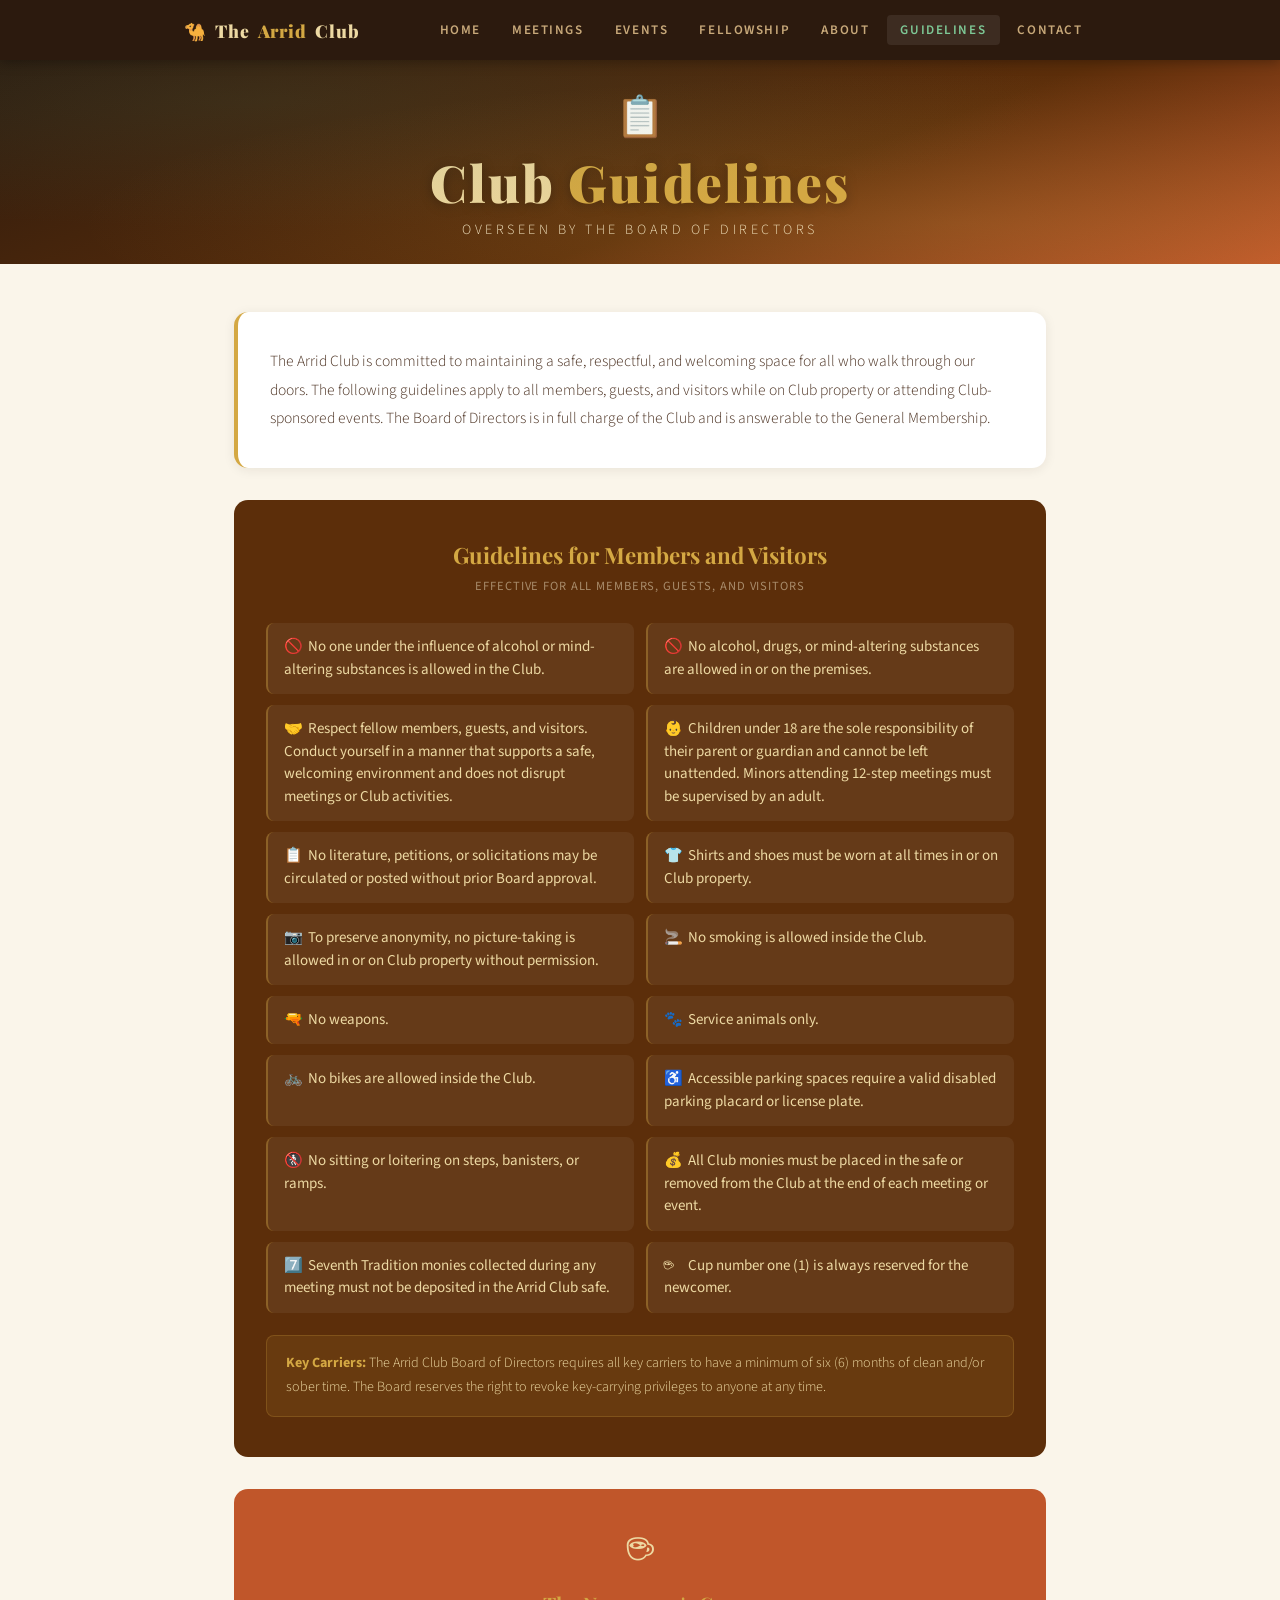
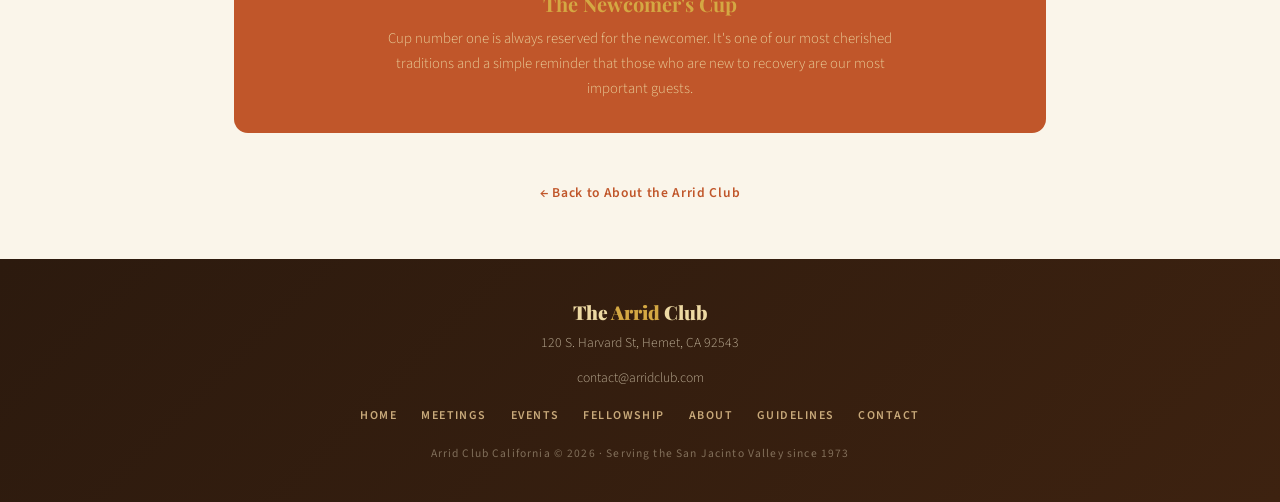
<file: guidelines.html>
<!DOCTYPE html>
<html lang="en">
<head>
<meta charset="UTF-8">
<meta name="viewport" content="width=device-width, initial-scale=1.0">
<title>Club Guidelines – The Arrid Club | Hemet, CA</title>
<meta name="description" content="Club guidelines and rules for the Arrid Club in Hemet, CA. All members, guests, and visitors are expected to follow these guidelines on Club property and at Club-sponsored events.">
<meta name="keywords" content="Arrid Club guidelines, Arrid Club rules, recovery club rules Hemet, AA club guidelines, 12 step club conduct">
<meta name="author" content="The Arrid Club">
<meta name="robots" content="index, follow">
<link rel="canonical" href="https://arridclub.com/guidelines.html">
<!-- Open Graph -->
<meta property="og:type" content="website">
<meta property="og:url" content="https://arridclub.com/guidelines.html">
<meta property="og:title" content="Club Guidelines – The Arrid Club | Hemet, CA">
<meta property="og:description" content="Guidelines for members, guests, and visitors of the Arrid Club in Hemet, CA. Maintaining a safe and welcoming space for everyone in the recovery community.">
<meta property="og:site_name" content="The Arrid Club">
<link rel="preconnect" href="https://fonts.googleapis.com">
<link rel="preconnect" href="https://fonts.gstatic.com" crossorigin>
<link href="https://fonts.googleapis.com/css2?family=Playfair+Display:ital,wght@0,700;0,900;1,700&family=Source+Sans+3:wght@300;400;600;700&display=optional" rel="stylesheet">
<link rel="stylesheet" href="css/style.css">
<style>
  .guidelines-container {
    max-width: 860px;
    margin: 0 auto;
    padding: 3rem 1.5rem;
  }

  /* Intro block */
  .intro-block {
    background: white;
    border-radius: 14px;
    padding: 2.2rem 2rem;
    box-shadow: 0 2px 12px rgba(44,26,14,0.08);
    border-left: 4px solid var(--gold);
    margin-bottom: 2rem;
  }
  .intro-block p {
    font-size: 0.97rem;
    line-height: 1.85;
    color: #4a3020;
    font-weight: 300;
  }

  /* Main rules block */
  .rules-block {
    background: var(--mid);
    border-radius: 14px;
    padding: 2.5rem 2rem;
    color: var(--sand);
    margin-bottom: 2rem;
  }
  .rules-block h2 {
    font-family: 'Playfair Display', serif;
    font-size: 1.4rem;
    color: var(--gold);
    margin-bottom: 0.4rem;
    text-align: center;
  }
  .rules-sub {
    text-align: center;
    font-size: 0.78rem;
    opacity: 0.5;
    margin-bottom: 1.8rem;
    letter-spacing: 0.07em;
    text-transform: uppercase;
  }
  .rules-full-list {
    list-style: none;
    padding: 0;
    display: grid;
    grid-template-columns: 1fr 1fr;
    gap: 0.7rem;
  }
  .rules-full-list li {
    background: rgba(255,255,255,0.06);
    border-radius: 8px;
    padding: 0.8rem 1rem;
    font-size: 0.94rem;
    color: var(--parchment);
    line-height: 1.5;
    border-left: 2px solid rgba(212,168,67,0.35);
    font-weight: 400;
  }
  .rule-icon {
    display: inline-block;
    width: 1.4em;
  }

  /* Key carriers note */
  .key-note {
    margin-top: 1.4rem;
    background: rgba(212,168,67,0.1);
    border-radius: 8px;
    padding: 1rem 1.2rem;
    font-size: 0.88rem;
    color: var(--parchment);
    line-height: 1.7;
    border: 1px solid rgba(212,168,67,0.22);
    font-weight: 300;
  }
  .key-note strong { color: var(--gold); }

  /* Newcomer cup callout */
  .newcomer-callout {
    background: var(--terracotta);
    border-radius: 14px;
    padding: 2rem;
    text-align: center;
    margin-bottom: 2rem;
    color: var(--parchment);
  }
  .newcomer-callout .cup-icon { font-size: 2.5rem; margin-bottom: 0.75rem; }
  .newcomer-callout h2 {
    font-family: 'Playfair Display', serif;
    font-size: 1.25rem;
    color: var(--gold);
    margin-bottom: 0.6rem;
  }
  .newcomer-callout p {
    font-size: 0.92rem;
    font-weight: 300;
    line-height: 1.7;
    opacity: 0.9;
    max-width: 520px;
    margin: 0 auto;
  }

  /* Back link */
  .back-strip {
    text-align: center;
    padding: 1rem 0 0.5rem;
  }
  .back-strip a {
    font-size: 0.85rem;
    font-weight: 600;
    color: var(--terracotta);
    letter-spacing: 0.05em;
    transition: color 0.2s;
  }
  .back-strip a:hover { color: var(--rust); }

  @media (max-width: 560px) {
    .rules-full-list { grid-template-columns: 1fr; }
  }
</style>
</head>
<body>

<!-- NAV -->
<nav class="site-nav">
  <div class="nav-inner">
    <div class="nav-logo"><span aria-hidden="true">🐪</span> The <span>Arrid</span> Club</div>
    <button class="nav-toggle" aria-label="Menu" aria-controls="primary-navigation" aria-expanded="false" onclick="const links=document.querySelector('.nav-links'); const open=links.classList.toggle('open'); this.setAttribute('aria-expanded', open)">
      <span></span><span></span><span></span>
    </button>
    <ul class="nav-links" id="primary-navigation">
      <li><a href="index.html">Home</a></li>
      <li><a href="meetings.html">Meetings</a></li>
      <li><a href="events.html">Events</a></li>
      <li><a href="fellowship.html">Fellowship</a></li>
      <li><a href="about.html">About</a></li>
      <li><a href="guidelines.html" class="active">Guidelines</a></li>
      <li><a href="contact.html">Contact</a></li>
    </ul>
  </div>
</nav>

<!-- HERO -->
<div class="page-hero">
  <div class="deco" aria-hidden="true">📋</div>
  <h1>Club <span>Guidelines</span></h1>
  <div class="hero-sub">Overseen by the Board of Directors</div>
</div>

<!-- CONTENT -->
<main class="guidelines-container">

  <!-- Intro -->
  <section class="intro-block" aria-label="About these guidelines">
    <p>The Arrid Club is committed to maintaining a safe, respectful, and welcoming space for all who walk through our doors. The following guidelines apply to all members, guests, and visitors while on Club property or attending Club-sponsored events. The Board of Directors is in full charge of the Club and is answerable to the General Membership.</p>
  </section>

  <!-- Full rules list -->
  <section class="rules-block" aria-labelledby="guidelines-heading">
    <h2 id="guidelines-heading">Guidelines for Members and Visitors</h2>
    <div class="rules-sub">Effective for all members, guests, and visitors</div>
    <ul class="rules-full-list">
      <li><span class="rule-icon" aria-hidden="true">🚫</span> No one under the influence of alcohol or mind-altering substances is allowed in the Club.</li>
      <li><span class="rule-icon" aria-hidden="true">🚫</span> No alcohol, drugs, or mind-altering substances are allowed in or on the premises.</li>
      <li><span class="rule-icon" aria-hidden="true">🤝</span> Respect fellow members, guests, and visitors. Conduct yourself in a manner that supports a safe, welcoming environment and does not disrupt meetings or Club activities.</li>
      <li><span class="rule-icon" aria-hidden="true">👶</span> Children under 18 are the sole responsibility of their parent or guardian and cannot be left unattended. Minors attending 12-step meetings must be supervised by an adult.</li>
      <li><span class="rule-icon" aria-hidden="true">📋</span> No literature, petitions, or solicitations may be circulated or posted without prior Board approval.</li>
      <li><span class="rule-icon" aria-hidden="true">👕</span> Shirts and shoes must be worn at all times in or on Club property.</li>
      <li><span class="rule-icon" aria-hidden="true">📷</span> To preserve anonymity, no picture-taking is allowed in or on Club property without permission.</li>
      <li><span class="rule-icon" aria-hidden="true">🚬</span> No smoking is allowed inside the Club.</li>
      <li><span class="rule-icon" aria-hidden="true">🔫</span> No weapons.</li>
      <li><span class="rule-icon" aria-hidden="true">🐾</span> Service animals only.</li>
      <li><span class="rule-icon" aria-hidden="true">🚲</span> No bikes are allowed inside the Club.</li>
      <li><span class="rule-icon" aria-hidden="true">♿</span> Accessible parking spaces require a valid disabled parking placard or license plate.</li>
      <li><span class="rule-icon" aria-hidden="true">🚷</span> No sitting or loitering on steps, banisters, or ramps.</li>
      <li><span class="rule-icon" aria-hidden="true">💰</span> All Club monies must be placed in the safe or removed from the Club at the end of each meeting or event.</li>
      <li><span class="rule-icon" aria-hidden="true">7️⃣</span> Seventh Tradition monies collected during any meeting must not be deposited in the Arrid Club safe.</li>
      <li><span class="rule-icon" aria-hidden="true">☕</span> Cup number one (1) is always reserved for the newcomer.</li>
    </ul>
    <aside class="key-note">
      <strong>Key Carriers:</strong> The Arrid Club Board of Directors requires all key carriers to have a minimum of six (6) months of clean and/or sober time. The Board reserves the right to revoke key-carrying privileges to anyone at any time.
    </aside>
  </section>

  <!-- Newcomer callout -->
  <section class="newcomer-callout" aria-labelledby="newcomer-heading">
    <div class="cup-icon" aria-hidden="true">☕</div>
    <h2 id="newcomer-heading">The Newcomer's Cup</h2>
    <p>Cup number one is always reserved for the newcomer. It's one of our most cherished traditions and a simple reminder that those who are new to recovery are our most important guests.</p>
  </section>

  <!-- Back to about -->
  <nav class="back-strip" aria-label="Return to About page">
    <a href="about.html">← Back to About the Arrid Club</a>
  </nav>

</main>

<!-- FOOTER -->
<footer class="site-footer">
  <div class="footer-logo">The <span>Arrid</span> Club</div>
  <div class="footer-address">120 S. Harvard St, Hemet, CA 92543</div>
  <div class="footer-address"><a href="mailto:contact@arridclub.com">contact@arridclub.com</a></div>
  <ul class="footer-links">
    <li><a href="index.html">Home</a></li>
    <li><a href="meetings.html">Meetings</a></li>
    <li><a href="events.html">Events</a></li>
    <li><a href="fellowship.html">Fellowship</a></li>
    <li><a href="about.html">About</a></li>
    <li><a href="guidelines.html">Guidelines</a></li>
    <li><a href="contact.html">Contact</a></li>
  </ul>
  <div class="footer-copy">Arrid Club California © 2026 · Serving the San Jacinto Valley since 1973</div>
</footer>

</body>
</html>
</file>
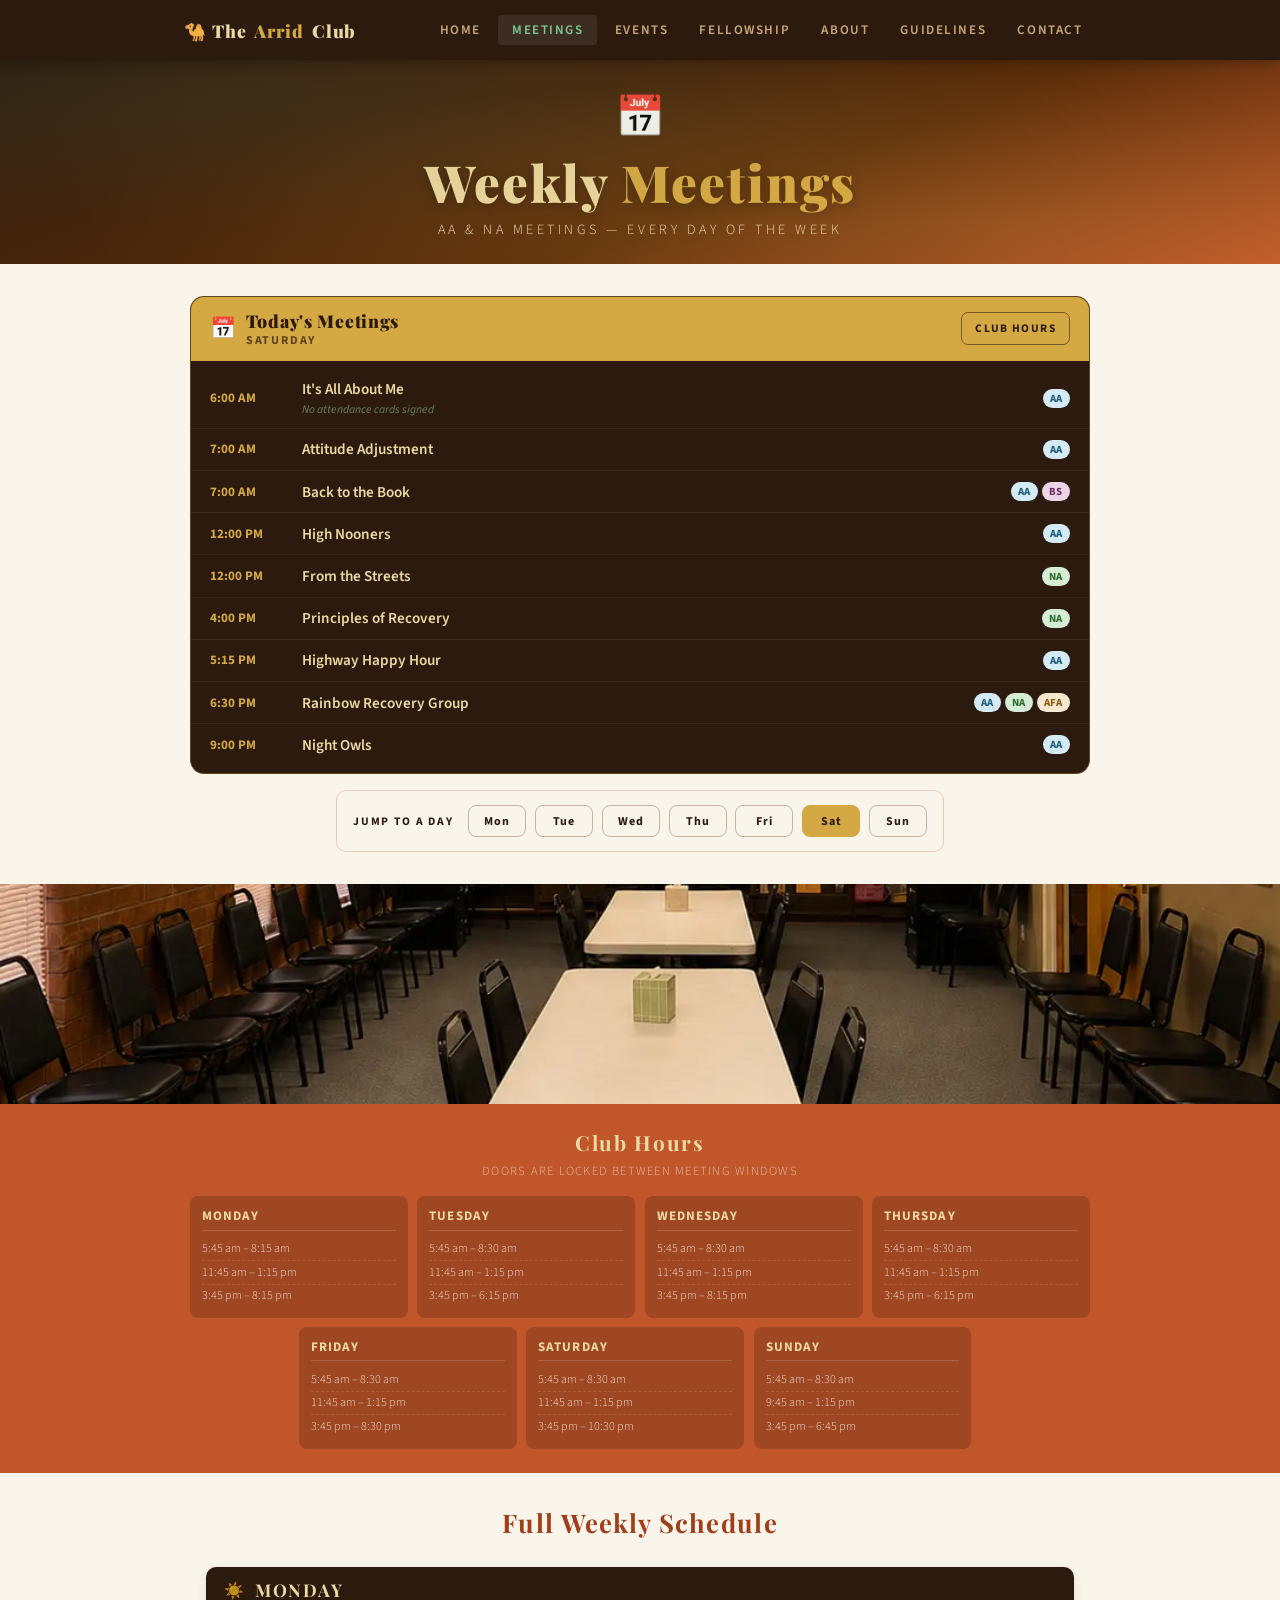
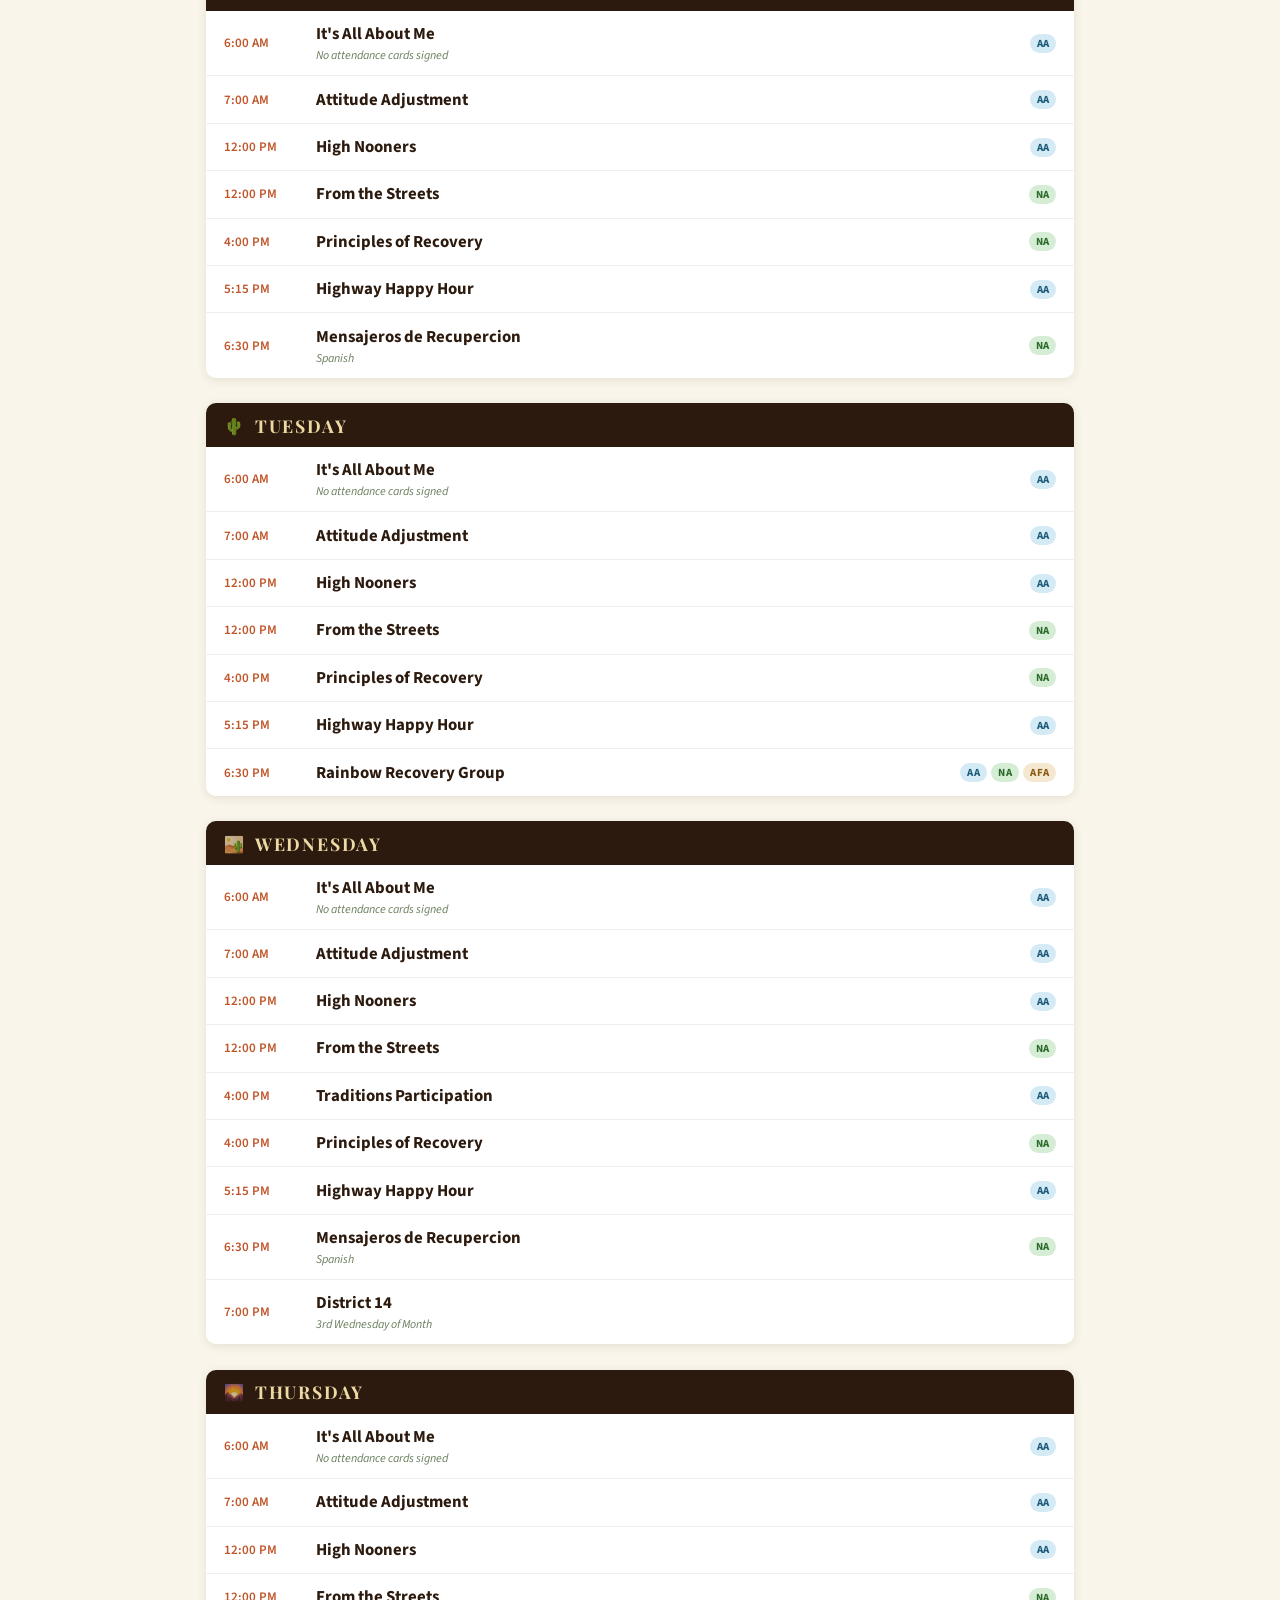
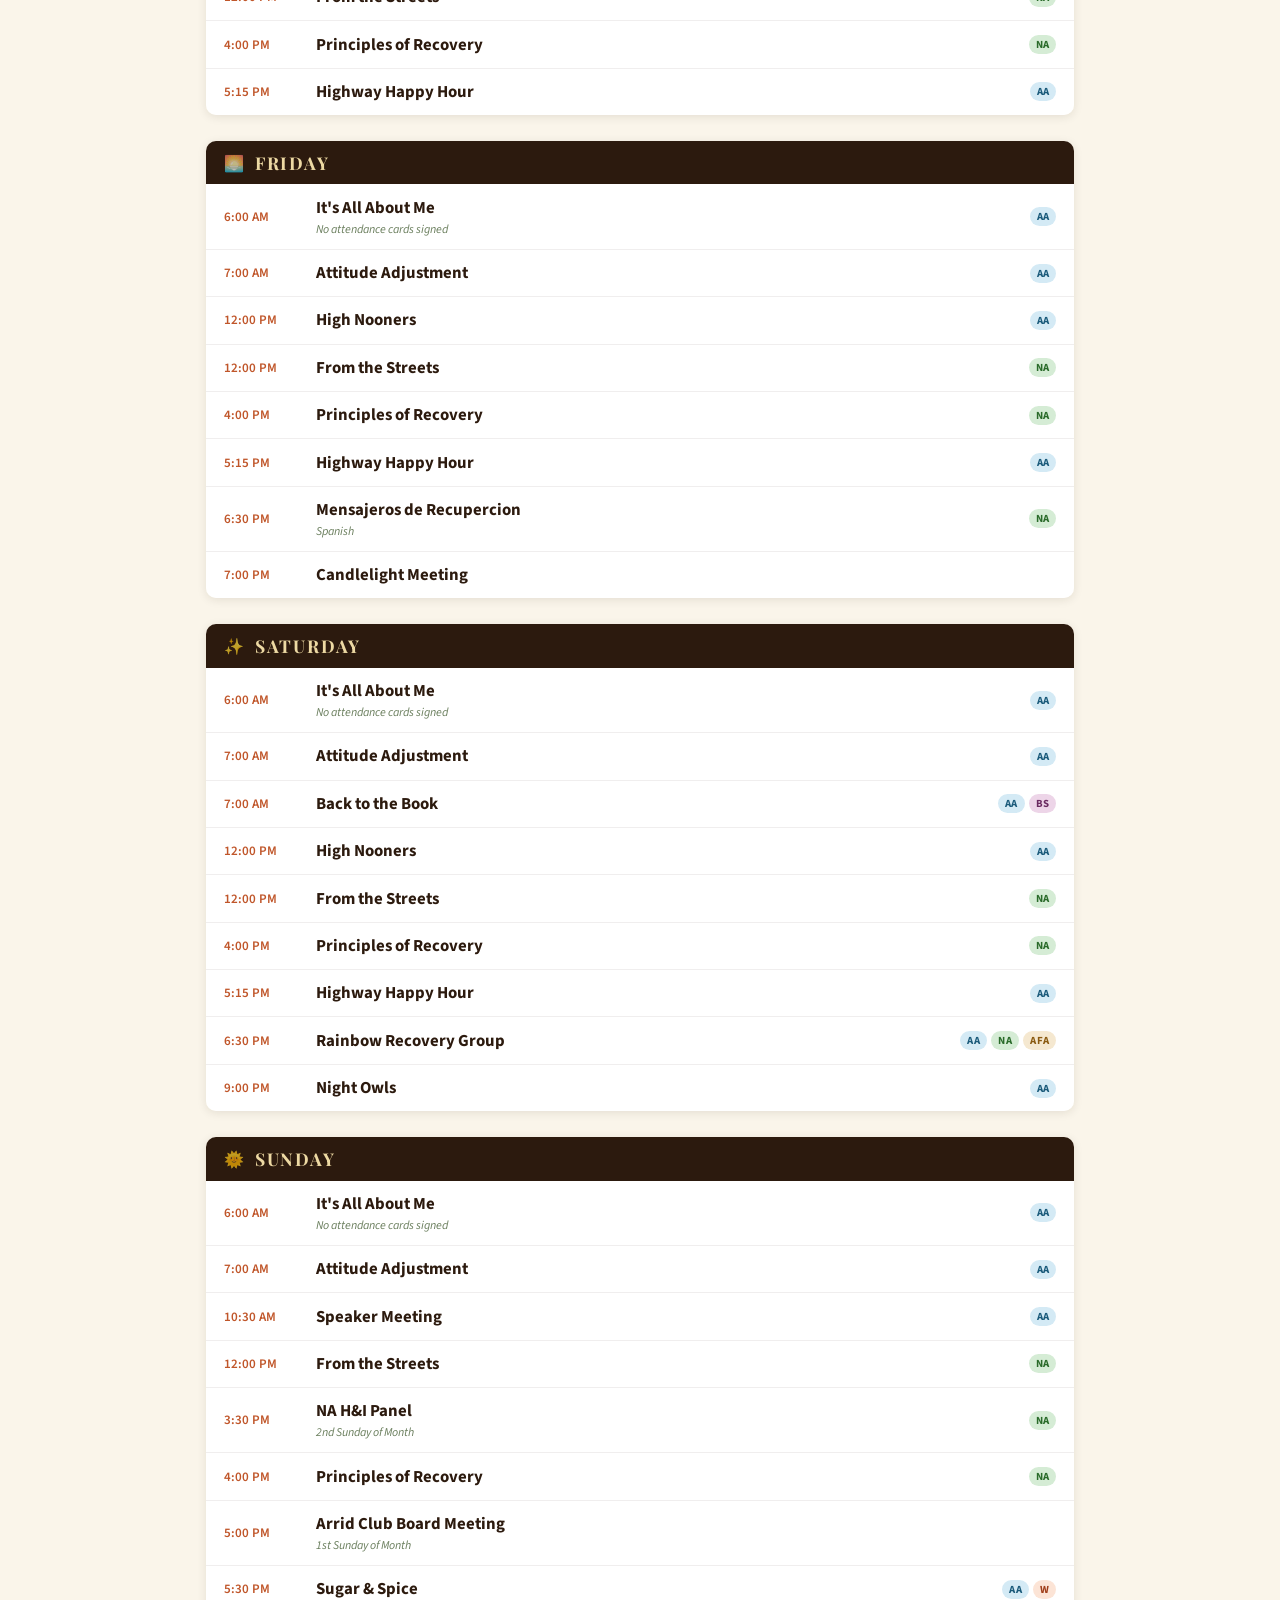
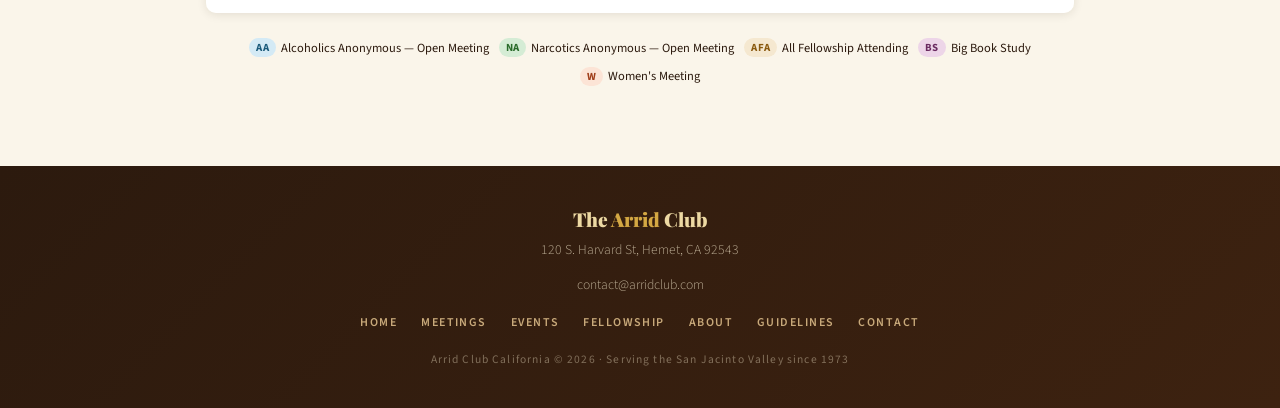
<file: meetings.html>
<!DOCTYPE html>
<html lang="en">
<head>
<meta charset="UTF-8">
<meta name="viewport" content="width=device-width, initial-scale=1.0">
<title>Meetings – The Arrid Club | AA & NA in Hemet, CA</title>
<meta name="description" content="Daily AA and NA meetings at the Arrid Club in Hemet, CA. Meetings start as early as 6:00 AM, seven days a week. View the full meeting schedule for the San Jacinto Valley.">
<meta name="keywords" content="AA meetings Hemet, NA meetings Hemet, Alcoholics Anonymous schedule Hemet, Narcotics Anonymous schedule, 12 step meetings Hemet CA, San Jacinto Valley AA">
<meta name="author" content="The Arrid Club">
<meta name="robots" content="index, follow">
<link rel="canonical" href="https://arridclub.com/meetings.html">
<!-- Open Graph -->
<meta property="og:type" content="website">
<meta property="og:url" content="https://arridclub.com/meetings.html">
<meta property="og:title" content="Meeting Schedule – The Arrid Club | Hemet, CA">
<meta property="og:description" content="Daily AA and NA meetings at the Arrid Club in Hemet, CA. Meetings start as early as 6:00 AM, seven days a week at 120 S. Harvard St.">
<meta property="og:site_name" content="The Arrid Club">
<link rel="preconnect" href="https://fonts.googleapis.com">
<link rel="preconnect" href="https://fonts.gstatic.com" crossorigin>
<link href="https://fonts.googleapis.com/css2?family=Playfair+Display:ital,wght@0,700;0,900;1,700&family=Source+Sans+3:wght@300;400;600;700&display=optional" rel="stylesheet">
<link rel="stylesheet" href="css/style.css">
<style>
  /* MEETINGS-SPECIFIC STYLES */

  /* Room banner */
  .meetings-room-banner {
    width: 100%;
    overflow: hidden;
    max-height: 220px;
  }
  .meetings-room-banner img {
    display: block;
    width: 100%;
    height: 220px;
    object-fit: cover;
    object-position: center 60%;
  }

  /* Hours section */
  .hours-section {
    background: var(--terracotta);
    padding: 1.5rem 1.5rem;
    color: var(--cream);
  }
  .hours-section h2 {
    font-family: 'Playfair Display', serif;
    font-size: 1.3rem;
    text-align: center;
    margin-bottom: 0.4rem;
    letter-spacing: 0.08em;
    color: var(--parchment);
  }
  .hours-note {
    text-align: center;
    font-size: 0.78rem;
    letter-spacing: 0.1em;
    text-transform: uppercase;
    color: rgba(250,245,234,0.65);
    margin-bottom: 1rem;
    font-weight: 300;
  }
  .hours-grid {
    display: flex;
    flex-wrap: wrap;
    gap: 0.6rem;
    max-width: 900px;
    margin: 0 auto;
  }
  .hours-card {
    flex: 0 0 calc(25% - 0.45rem);
    background: rgba(0,0,0,0.18);
    border-radius: 8px;
    padding: 0.65rem 0.75rem;
  }
  .hours-card:nth-child(5) { margin-left: calc(12.5% - 0.225rem); }
  .hours-card:nth-child(6),
  .hours-card:nth-child(7) { margin-left: 0; }
  .hours-day {
    font-weight: 700;
    font-size: 0.82rem;
    letter-spacing: 0.08em;
    text-transform: uppercase;
    color: var(--parchment);
    margin-bottom: 0.4rem;
    border-bottom: 1px solid rgba(255,255,255,0.15);
    padding-bottom: 0.3rem;
  }
  .hours-window {
    font-size: 0.76rem;
    font-weight: 300;
    color: rgba(250,245,234,0.88);
    padding: 0.18rem 0;
    line-height: 1.4;
  }
  .hours-window + .hours-window {
    border-top: 1px dashed rgba(255,255,255,0.12);
  }

  /* Rules strip */
  .rules-strip {
    background: var(--deep);
    color: var(--sand);
    text-align: center;
    padding: 0.6rem 1rem;
    font-size: 0.78rem;
    letter-spacing: 0.12em;
    text-transform: uppercase;
    font-weight: 600;
  }

  /* Schedule */
  .schedule-container {
    max-width: 900px;
    margin: 0 auto;
    padding: 2rem 1rem 3rem;
  }
  .schedule-container > h2 {
    font-family: 'Playfair Display', serif;
    font-size: 1.6rem;
    text-align: center;
    color: var(--rust);
    margin-bottom: 1.8rem;
    letter-spacing: 0.05em;
  }
  .day-block {
    margin-bottom: 1.6rem;
    border-radius: 10px;
    overflow: hidden;
    box-shadow: 0 2px 10px rgba(44,26,14,0.10);
    scroll-margin-top: 76px;
  }
  .day-header {
    background: var(--deep);
    color: var(--parchment);
    font-family: 'Playfair Display', serif;
    font-size: 1.1rem;
    font-weight: 700;
    padding: 0.65rem 1.1rem;
    letter-spacing: 0.1em;
    text-transform: uppercase;
    display: flex;
    align-items: center;
    gap: 0.6rem;
  }
  .day-header .day-icon { font-size: 1rem; opacity: 0.7; }
  .meetings-list { background: white; }
  .meeting-row {
    display: grid;
    grid-template-columns: 80px 1fr auto;
    align-items: center;
    padding: 0.7rem 1.1rem;
    border-bottom: 1px solid rgba(44,26,14,0.07);
    gap: 0.75rem;
    transition: background 0.15s;
  }
  .meeting-row:last-child { border-bottom: none; }
  .meeting-row:hover { background: var(--cream); }
  .meeting-time {
    font-size: 0.82rem;
    font-weight: 600;
    color: var(--terracotta);
    white-space: nowrap;
  }
  .meeting-name {
    font-size: 1.05rem;
    color: var(--deep);
    font-weight: 700;
  }
  .meeting-name .note {
    display: block;
    font-size: 0.75rem;
    color: var(--sage);
    font-style: italic;
    margin-top: 1px;
    font-weight: 400;
  }
  .meeting-badges {
    display: flex;
    gap: 4px;
    flex-wrap: wrap;
    justify-content: flex-end;
  }
  .badge {
    font-size: 0.68rem;
    font-weight: 700;
    padding: 2px 7px;
    border-radius: 20px;
    white-space: nowrap;
    letter-spacing: 0.04em;
  }
  .badge-aa { background: #D4EAF5; color: #1A5A7A; }
  .badge-na { background: #D5ECD5; color: #2A6B2A; }
  .badge-afa { background: #F5E8D0; color: #8A5A10; }
  .badge-bs { background: #EDD5E8; color: #6A2A60; }
  .badge-w  { background: #FCE4D6; color: #A03E1A; }

  /* Legend */
  .legend {
    max-width: 900px;
    margin: 0 auto 2rem;
    padding: 0 1rem;
    display: flex;
    flex-wrap: wrap;
    gap: 0.6rem;
    justify-content: center;
  }
  .legend-item {
    display: flex;
    align-items: center;
    gap: 5px;
    font-size: 0.78rem;
    color: var(--deep);
  }

  /* Today's Meetings Card */
  .today-section {
    background: var(--cream);
    padding: 2rem 1.5rem 1rem;
    scroll-margin-top: 76px;
  }
  .today-card {
    max-width: 900px;
    margin: 0 auto;
    background: var(--deep);
    border-radius: 14px;
    border: 1px solid rgba(212,168,67,0.3);
    overflow: hidden;
  }
  .today-header {
    background: var(--gold);
    color: var(--deep);
    padding: 0.75rem 1.2rem;
    display: flex;
    align-items: center;
    justify-content: space-between;
  }
  .today-header-left {
    display: flex;
    align-items: center;
    gap: 0.6rem;
  }
  .today-label {
    font-family: 'Playfair Display', serif;
    font-size: 1.1rem;
    font-weight: 900;
    letter-spacing: 0.04em;
  }
  .today-dayname {
    font-size: 0.75rem;
    font-weight: 700;
    letter-spacing: 0.15em;
    text-transform: uppercase;
    opacity: 0.7;
  }
  .hours-shortcut {
    border: 1px solid rgba(44,26,14,0.55);
    border-radius: 7px;
    padding: 0.45rem 0.8rem;
    font-size: 0.72rem;
    font-weight: 700;
    letter-spacing: 0.12em;
    text-transform: uppercase;
    white-space: nowrap;
    transition: background 0.2s, color 0.2s;
  }
  .hours-shortcut:hover,
  .hours-shortcut:focus-visible {
    background: var(--deep);
    color: var(--parchment);
  }
  .today-meetings-list {
    padding: 0.5rem 0;
  }
  .today-meeting-row {
    display: grid;
    grid-template-columns: 80px 1fr auto;
    align-items: center;
    padding: 0.6rem 1.2rem;
    border-bottom: 1px solid rgba(255,255,255,0.06);
    gap: 0.75rem;
  }
  .today-meeting-row:last-child { border-bottom: none; }
  .today-time {
    font-size: 0.82rem;
    font-weight: 700;
    color: var(--gold);
    white-space: nowrap;
  }
  .today-name {
    font-size: 0.95rem;
    color: var(--parchment);
    font-weight: 600;
  }
  .today-name .note {
    display: block;
    font-size: 0.72rem;
    color: var(--sage);
    font-style: italic;
    font-weight: 400;
    margin-top: 1px;
  }
  .today-badges {
    display: flex;
    gap: 4px;
    flex-wrap: wrap;
    justify-content: flex-end;
  }
  .day-jump {
    max-width: 900px;
    margin: 0 auto 2rem;
    padding: 0.85rem 1rem;
    border: 1px solid rgba(160,62,26,0.22);
    border-radius: 10px;
    display: flex;
    align-items: center;
    justify-content: center;
    gap: 0.55rem;
    flex-wrap: wrap;
  }
  .day-jump-label {
    margin-right: 0.35rem;
    font-size: 0.72rem;
    font-weight: 700;
    letter-spacing: 0.16em;
    text-transform: uppercase;
    color: var(--deep);
  }
  .day-jump a {
    min-width: 58px;
    border: 1px solid rgba(92,46,10,0.32);
    border-radius: 8px;
    padding: 0.42rem 0.65rem;
    text-align: center;
    font-size: 0.75rem;
    font-weight: 700;
    letter-spacing: 0.08em;
    color: var(--deep);
    transition: background 0.2s, border-color 0.2s;
  }
  .day-jump a:hover,
  .day-jump a:focus-visible,
  .day-jump a.current-day {
    background: var(--gold);
    border-color: var(--gold);
  }

  @media (max-width: 480px) {
    .meetings-room-banner,
    .meetings-room-banner img { height: 160px; }
    .today-section { padding: 1.25rem 0.75rem 0.75rem; }
    .today-header { padding: 0.75rem; }
    .hours-shortcut { padding: 0.4rem 0.55rem; font-size: 0.65rem; }
    .day-jump { margin: 0 0.75rem 1.25rem; gap: 0.4rem; }
    .day-jump-label { flex: 0 0 100%; margin: 0 0 0.2rem; text-align: center; }
    .day-jump a { min-width: 52px; flex: 1 0 calc(25% - 0.4rem); }
    .meeting-row {
      grid-template-columns: 70px 1fr;
      grid-template-rows: auto auto;
    }
    .today-meeting-row {
      grid-template-columns: 68px 1fr;
      grid-template-rows: auto auto;
      padding: 0.6rem 0.75rem;
      gap: 0.45rem;
    }
    .meeting-badges {
      grid-column: 2;
      justify-content: flex-start;
    }
    .today-badges {
      grid-column: 2;
      justify-content: flex-start;
    }
    .hours-card { flex: 0 0 calc(50% - 0.3rem); }
    .hours-card:nth-child(5) { margin-left: 0; }
  }
</style>
</head>
<body>

<!-- NAV -->
<nav class="site-nav">
  <div class="nav-inner">
    <div class="nav-logo">🐪 The <span>Arrid</span> Club</div>
    <button class="nav-toggle" onclick="document.querySelector('.nav-links').classList.toggle('open')" aria-label="Menu">
      <span></span><span></span><span></span>
    </button>
    <ul class="nav-links">
      <li><a href="index.html">Home</a></li>
      <li><a href="meetings.html" class="active">Meetings</a></li>
      <li><a href="events.html">Events</a></li>
      <li><a href="fellowship.html">Fellowship</a></li>
      <li><a href="about.html">About</a></li>
      <li><a href="guidelines.html">Guidelines</a></li>
      <li><a href="contact.html">Contact</a></li>
    </ul>
  </div>
</nav>

<!-- HERO -->
<div class="page-hero">
  <div class="deco">📅</div>
  <h1>Weekly <span>Meetings</span></h1>
  <div class="hero-sub">AA &amp; NA Meetings — Every Day of the Week</div>
</div>

<!-- TODAY'S MEETINGS -->
<div class="today-section" id="today-meetings">
  <div class="today-card">
    <div class="today-header">
      <div class="today-header-left">
        <span style="font-size:1.3rem;">📅</span>
        <div>
          <div class="today-label">Today's Meetings</div>
          <div class="today-dayname" id="todayDayName"></div>
        </div>
      </div>
      <a class="hours-shortcut" href="#club-hours">Club Hours</a>
    </div>
    <div class="today-meetings-list" id="todayMeetingsList"></div>
  </div>
</div>

<!-- DAY JUMP NAVIGATION -->
<nav class="day-jump" aria-label="Jump to a day in the weekly meeting schedule">
  <span class="day-jump-label">Jump to a Day</span>
  <a href="#day-monday" data-day="1">Mon</a>
  <a href="#day-tuesday" data-day="2">Tue</a>
  <a href="#day-wednesday" data-day="3">Wed</a>
  <a href="#day-thursday" data-day="4">Thu</a>
  <a href="#day-friday" data-day="5">Fri</a>
  <a href="#day-saturday" data-day="6">Sat</a>
  <a href="#day-sunday" data-day="0">Sun</a>
</nav>

<!-- ROOM BANNER -->
<div class="meetings-room-banner">
  <img src="Assets/images/meeting-spaces/upstairs-center.webp" alt="Upstairs meeting room at the Arrid Club" width="1086" height="1448">
</div>

<!-- CLUB HOURS -->
<div class="hours-section" id="club-hours" style="scroll-margin-top: 76px;">
  <h2>Club Hours</h2>
  <p class="hours-note">Doors are locked between meeting windows</p>
  <div class="hours-grid">
    <div class="hours-card">
      <div class="hours-day">Monday</div>
      <div class="hours-window">5:45 am – 8:15 am</div>
      <div class="hours-window">11:45 am – 1:15 pm</div>
      <div class="hours-window">3:45 pm – 8:15 pm</div>
    </div>
    <div class="hours-card">
      <div class="hours-day">Tuesday</div>
      <div class="hours-window">5:45 am – 8:30 am</div>
      <div class="hours-window">11:45 am – 1:15 pm</div>
      <div class="hours-window">3:45 pm – 6:15 pm</div>
    </div>
    <div class="hours-card">
      <div class="hours-day">Wednesday</div>
      <div class="hours-window">5:45 am – 8:30 am</div>
      <div class="hours-window">11:45 am – 1:15 pm</div>
      <div class="hours-window">3:45 pm – 8:15 pm</div>
    </div>
    <div class="hours-card">
      <div class="hours-day">Thursday</div>
      <div class="hours-window">5:45 am – 8:30 am</div>
      <div class="hours-window">11:45 am – 1:15 pm</div>
      <div class="hours-window">3:45 pm – 6:15 pm</div>
    </div>
    <div class="hours-card">
      <div class="hours-day">Friday</div>
      <div class="hours-window">5:45 am – 8:30 am</div>
      <div class="hours-window">11:45 am – 1:15 pm</div>
      <div class="hours-window">3:45 pm – 8:30 pm</div>
    </div>
    <div class="hours-card">
      <div class="hours-day">Saturday</div>
      <div class="hours-window">5:45 am – 8:30 am</div>
      <div class="hours-window">11:45 am – 1:15 pm</div>
      <div class="hours-window">3:45 pm – 10:30 pm</div>
    </div>
    <div class="hours-card">
      <div class="hours-day">Sunday</div>
      <div class="hours-window">5:45 am – 8:30 am</div>
      <div class="hours-window">9:45 am – 1:15 pm</div>
      <div class="hours-window">3:45 pm – 6:45 pm</div>
    </div>
  </div>
</div>

<!-- SCHEDULE -->
<div class="schedule-container">
  <h2>Full Weekly Schedule</h2>

  <!-- MONDAY -->
  <div class="day-block" id="day-monday">
    <div class="day-header"><span class="day-icon">☀️</span> Monday</div>
    <div class="meetings-list">
      <div class="meeting-row">
        <span class="meeting-time">6:00 AM</span>
        <span class="meeting-name">It's All About Me<span class="note">No attendance cards signed</span></span>
        <div class="meeting-badges"><span class="badge badge-aa">AA</span></div>
      </div>
      <div class="meeting-row">
        <span class="meeting-time">7:00 AM</span>
        <span class="meeting-name">Attitude Adjustment</span>
        <div class="meeting-badges"><span class="badge badge-aa">AA</span></div>
      </div>
      <div class="meeting-row">
        <span class="meeting-time">12:00 PM</span>
        <span class="meeting-name">High Nooners</span>
        <div class="meeting-badges"><span class="badge badge-aa">AA</span></div>
      </div>
      <div class="meeting-row">
        <span class="meeting-time">12:00 PM</span>
        <span class="meeting-name">From the Streets</span>
        <div class="meeting-badges"><span class="badge badge-na">NA</span></div>
      </div>
      <div class="meeting-row">
        <span class="meeting-time">4:00 PM</span>
        <span class="meeting-name">Principles of Recovery</span>
        <div class="meeting-badges"><span class="badge badge-na">NA</span></div>
      </div>
      <div class="meeting-row">
        <span class="meeting-time">5:15 PM</span>
        <span class="meeting-name">Highway Happy Hour</span>
        <div class="meeting-badges"><span class="badge badge-aa">AA</span></div>
      </div>
      <div class="meeting-row">
        <span class="meeting-time">6:30 PM</span>
        <span class="meeting-name">Mensajeros de Recupercion<span class="note">Spanish</span></span>
        <div class="meeting-badges"><span class="badge badge-na">NA</span></div>
      </div>
    </div>
  </div>

  <!-- TUESDAY -->
  <div class="day-block" id="day-tuesday">
    <div class="day-header"><span class="day-icon">🌵</span> Tuesday</div>
    <div class="meetings-list">
      <div class="meeting-row">
        <span class="meeting-time">6:00 AM</span>
        <span class="meeting-name">It's All About Me<span class="note">No attendance cards signed</span></span>
        <div class="meeting-badges"><span class="badge badge-aa">AA</span></div>
      </div>
      <div class="meeting-row">
        <span class="meeting-time">7:00 AM</span>
        <span class="meeting-name">Attitude Adjustment</span>
        <div class="meeting-badges"><span class="badge badge-aa">AA</span></div>
      </div>
      <div class="meeting-row">
        <span class="meeting-time">12:00 PM</span>
        <span class="meeting-name">High Nooners</span>
        <div class="meeting-badges"><span class="badge badge-aa">AA</span></div>
      </div>
      <div class="meeting-row">
        <span class="meeting-time">12:00 PM</span>
        <span class="meeting-name">From the Streets</span>
        <div class="meeting-badges"><span class="badge badge-na">NA</span></div>
      </div>
      <div class="meeting-row">
        <span class="meeting-time">4:00 PM</span>
        <span class="meeting-name">Principles of Recovery</span>
        <div class="meeting-badges"><span class="badge badge-na">NA</span></div>
      </div>
      <div class="meeting-row">
        <span class="meeting-time">5:15 PM</span>
        <span class="meeting-name">Highway Happy Hour</span>
        <div class="meeting-badges"><span class="badge badge-aa">AA</span></div>
      </div>
      <div class="meeting-row">
        <span class="meeting-time">6:30 PM</span>
        <span class="meeting-name">Rainbow Recovery Group</span>
        <div class="meeting-badges"><span class="badge badge-aa">AA</span><span class="badge badge-na">NA</span><span class="badge badge-afa">AFA</span></div>
      </div>
    </div>
  </div>

  <!-- WEDNESDAY -->
  <div class="day-block" id="day-wednesday">
    <div class="day-header"><span class="day-icon">🏜️</span> Wednesday</div>
    <div class="meetings-list">
      <div class="meeting-row">
        <span class="meeting-time">6:00 AM</span>
        <span class="meeting-name">It's All About Me<span class="note">No attendance cards signed</span></span>
        <div class="meeting-badges"><span class="badge badge-aa">AA</span></div>
      </div>
      <div class="meeting-row">
        <span class="meeting-time">7:00 AM</span>
        <span class="meeting-name">Attitude Adjustment</span>
        <div class="meeting-badges"><span class="badge badge-aa">AA</span></div>
      </div>
      <div class="meeting-row">
        <span class="meeting-time">12:00 PM</span>
        <span class="meeting-name">High Nooners</span>
        <div class="meeting-badges"><span class="badge badge-aa">AA</span></div>
      </div>
      <div class="meeting-row">
        <span class="meeting-time">12:00 PM</span>
        <span class="meeting-name">From the Streets</span>
        <div class="meeting-badges"><span class="badge badge-na">NA</span></div>
      </div>
      <div class="meeting-row">
        <span class="meeting-time">4:00 PM</span>
        <span class="meeting-name">Traditions Participation</span>
        <div class="meeting-badges"><span class="badge badge-aa">AA</span></div>
      </div>
      <div class="meeting-row">
        <span class="meeting-time">4:00 PM</span>
        <span class="meeting-name">Principles of Recovery</span>
        <div class="meeting-badges"><span class="badge badge-na">NA</span></div>
      </div>
      <div class="meeting-row">
        <span class="meeting-time">5:15 PM</span>
        <span class="meeting-name">Highway Happy Hour</span>
        <div class="meeting-badges"><span class="badge badge-aa">AA</span></div>
      </div>
      <div class="meeting-row">
        <span class="meeting-time">6:30 PM</span>
        <span class="meeting-name">Mensajeros de Recupercion<span class="note">Spanish</span></span>
        <div class="meeting-badges"><span class="badge badge-na">NA</span></div>
      </div>
      <div class="meeting-row">
        <span class="meeting-time">7:00 PM</span>
        <span class="meeting-name">District 14<span class="note">3rd Wednesday of Month</span></span>
        <div class="meeting-badges"></div>
      </div>
    </div>
  </div>

  <!-- THURSDAY -->
  <div class="day-block" id="day-thursday">
    <div class="day-header"><span class="day-icon">🌄</span> Thursday</div>
    <div class="meetings-list">
      <div class="meeting-row">
        <span class="meeting-time">6:00 AM</span>
        <span class="meeting-name">It's All About Me<span class="note">No attendance cards signed</span></span>
        <div class="meeting-badges"><span class="badge badge-aa">AA</span></div>
      </div>
      <div class="meeting-row">
        <span class="meeting-time">7:00 AM</span>
        <span class="meeting-name">Attitude Adjustment</span>
        <div class="meeting-badges"><span class="badge badge-aa">AA</span></div>
      </div>
      <div class="meeting-row">
        <span class="meeting-time">12:00 PM</span>
        <span class="meeting-name">High Nooners</span>
        <div class="meeting-badges"><span class="badge badge-aa">AA</span></div>
      </div>
      <div class="meeting-row">
        <span class="meeting-time">12:00 PM</span>
        <span class="meeting-name">From the Streets</span>
        <div class="meeting-badges"><span class="badge badge-na">NA</span></div>
      </div>
      <div class="meeting-row">
        <span class="meeting-time">4:00 PM</span>
        <span class="meeting-name">Principles of Recovery</span>
        <div class="meeting-badges"><span class="badge badge-na">NA</span></div>
      </div>
      <div class="meeting-row">
        <span class="meeting-time">5:15 PM</span>
        <span class="meeting-name">Highway Happy Hour</span>
        <div class="meeting-badges"><span class="badge badge-aa">AA</span></div>
      </div>
    </div>
  </div>

  <!-- FRIDAY -->
  <div class="day-block" id="day-friday">
    <div class="day-header"><span class="day-icon">🌅</span> Friday</div>
    <div class="meetings-list">
      <div class="meeting-row">
        <span class="meeting-time">6:00 AM</span>
        <span class="meeting-name">It's All About Me<span class="note">No attendance cards signed</span></span>
        <div class="meeting-badges"><span class="badge badge-aa">AA</span></div>
      </div>
      <div class="meeting-row">
        <span class="meeting-time">7:00 AM</span>
        <span class="meeting-name">Attitude Adjustment</span>
        <div class="meeting-badges"><span class="badge badge-aa">AA</span></div>
      </div>
      <div class="meeting-row">
        <span class="meeting-time">12:00 PM</span>
        <span class="meeting-name">High Nooners</span>
        <div class="meeting-badges"><span class="badge badge-aa">AA</span></div>
      </div>
      <div class="meeting-row">
        <span class="meeting-time">12:00 PM</span>
        <span class="meeting-name">From the Streets</span>
        <div class="meeting-badges"><span class="badge badge-na">NA</span></div>
      </div>
      <div class="meeting-row">
        <span class="meeting-time">4:00 PM</span>
        <span class="meeting-name">Principles of Recovery</span>
        <div class="meeting-badges"><span class="badge badge-na">NA</span></div>
      </div>
      <div class="meeting-row">
        <span class="meeting-time">5:15 PM</span>
        <span class="meeting-name">Highway Happy Hour</span>
        <div class="meeting-badges"><span class="badge badge-aa">AA</span></div>
      </div>
      <div class="meeting-row">
        <span class="meeting-time">6:30 PM</span>
        <span class="meeting-name">Mensajeros de Recupercion<span class="note">Spanish</span></span>
        <div class="meeting-badges"><span class="badge badge-na">NA</span></div>
      </div>
      <div class="meeting-row">
        <span class="meeting-time">7:00 PM</span>
        <span class="meeting-name">Candlelight Meeting</span>
        <div class="meeting-badges"></div>
      </div>
    </div>
  </div>

  <!-- SATURDAY -->
  <div class="day-block" id="day-saturday">
    <div class="day-header"><span class="day-icon">✨</span> Saturday</div>
    <div class="meetings-list">
      <div class="meeting-row">
        <span class="meeting-time">6:00 AM</span>
        <span class="meeting-name">It's All About Me<span class="note">No attendance cards signed</span></span>
        <div class="meeting-badges"><span class="badge badge-aa">AA</span></div>
      </div>
      <div class="meeting-row">
        <span class="meeting-time">7:00 AM</span>
        <span class="meeting-name">Attitude Adjustment</span>
        <div class="meeting-badges"><span class="badge badge-aa">AA</span></div>
      </div>
      <div class="meeting-row">
        <span class="meeting-time">7:00 AM</span>
        <span class="meeting-name">Back to the Book</span>
        <div class="meeting-badges"><span class="badge badge-aa">AA</span><span class="badge badge-bs">BS</span></div>
      </div>
      <div class="meeting-row">
        <span class="meeting-time">12:00 PM</span>
        <span class="meeting-name">High Nooners</span>
        <div class="meeting-badges"><span class="badge badge-aa">AA</span></div>
      </div>
      <div class="meeting-row">
        <span class="meeting-time">12:00 PM</span>
        <span class="meeting-name">From the Streets</span>
        <div class="meeting-badges"><span class="badge badge-na">NA</span></div>
      </div>
      <div class="meeting-row">
        <span class="meeting-time">4:00 PM</span>
        <span class="meeting-name">Principles of Recovery</span>
        <div class="meeting-badges"><span class="badge badge-na">NA</span></div>
      </div>
      <div class="meeting-row">
        <span class="meeting-time">5:15 PM</span>
        <span class="meeting-name">Highway Happy Hour</span>
        <div class="meeting-badges"><span class="badge badge-aa">AA</span></div>
      </div>
      <div class="meeting-row">
        <span class="meeting-time">6:30 PM</span>
        <span class="meeting-name">Rainbow Recovery Group</span>
        <div class="meeting-badges"><span class="badge badge-aa">AA</span><span class="badge badge-na">NA</span><span class="badge badge-afa">AFA</span></div>
      </div>
      <div class="meeting-row">
        <span class="meeting-time">9:00 PM</span>
        <span class="meeting-name">Night Owls</span>
        <div class="meeting-badges"><span class="badge badge-aa">AA</span></div>
      </div>
    </div>
  </div>

  <!-- SUNDAY -->
  <div class="day-block" id="day-sunday">
    <div class="day-header"><span class="day-icon">🌞</span> Sunday</div>
    <div class="meetings-list">
      <div class="meeting-row">
        <span class="meeting-time">6:00 AM</span>
        <span class="meeting-name">It's All About Me<span class="note">No attendance cards signed</span></span>
        <div class="meeting-badges"><span class="badge badge-aa">AA</span></div>
      </div>
      <div class="meeting-row">
        <span class="meeting-time">7:00 AM</span>
        <span class="meeting-name">Attitude Adjustment</span>
        <div class="meeting-badges"><span class="badge badge-aa">AA</span></div>
      </div>
      <div class="meeting-row">
        <span class="meeting-time">10:30 AM</span>
        <span class="meeting-name">Speaker Meeting</span>
        <div class="meeting-badges"><span class="badge badge-aa">AA</span></div>
      </div>
      <div class="meeting-row">
        <span class="meeting-time">12:00 PM</span>
        <span class="meeting-name">From the Streets</span>
        <div class="meeting-badges"><span class="badge badge-na">NA</span></div>
      </div>
      <div class="meeting-row">
        <span class="meeting-time">3:30 PM</span>
        <span class="meeting-name">NA H&amp;I Panel<span class="note">2nd Sunday of Month</span></span>
        <div class="meeting-badges"><span class="badge badge-na">NA</span></div>
      </div>
      <div class="meeting-row">
        <span class="meeting-time">4:00 PM</span>
        <span class="meeting-name">Principles of Recovery</span>
        <div class="meeting-badges"><span class="badge badge-na">NA</span></div>
      </div>
      <div class="meeting-row">
        <span class="meeting-time">5:00 PM</span>
        <span class="meeting-name">Arrid Club Board Meeting<span class="note">1st Sunday of Month</span></span>
        <div class="meeting-badges"></div>
      </div>
      <div class="meeting-row">
        <span class="meeting-time">5:30 PM</span>
        <span class="meeting-name">Sugar &amp; Spice</span>
        <div class="meeting-badges"><span class="badge badge-aa">AA</span><span class="badge badge-w">W</span></div>
      </div>
    </div>
  </div>

  <!-- LEGEND -->
  <div class="legend">
    <div class="legend-item"><span class="badge badge-aa">AA</span> Alcoholics Anonymous — Open Meeting</div>
    <div class="legend-item"><span class="badge badge-na">NA</span> Narcotics Anonymous — Open Meeting</div>
    <div class="legend-item"><span class="badge badge-afa">AFA</span> All Fellowship Attending</div>
    <div class="legend-item"><span class="badge badge-bs">BS</span> Big Book Study</div>
    <div class="legend-item"><span class="badge badge-w">W</span> Women's Meeting</div>
  </div>

</div>

<!-- FOOTER -->
<footer class="site-footer">
  <div class="footer-logo">The <span>Arrid</span> Club</div>
  <div class="footer-address">120 S. Harvard St, Hemet, CA 92543</div>
  <div class="footer-address"><a href="mailto:contact@arridclub.com">contact@arridclub.com</a></div>
  <ul class="footer-links">
    <li><a href="index.html">Home</a></li>
    <li><a href="meetings.html">Meetings</a></li>
    <li><a href="events.html">Events</a></li>
    <li><a href="fellowship.html">Fellowship</a></li>
    <li><a href="about.html">About</a></li>
    <li><a href="guidelines.html">Guidelines</a></li>
    <li><a href="contact.html">Contact</a></li>
  </ul>
  <div class="footer-copy">Arrid Club California © 2026 · Serving the San Jacinto Valley since 1973</div>
</footer>

<script>
  const schedule = {
    0: { // Sunday
      icon: '🌞', id: 'day-sunday',
      meetings: [
        { time: '6:00 AM', name: "It's All About Me", note: 'No attendance cards signed', badges: ['aa'] },
        { time: '7:00 AM', name: 'Attitude Adjustment', badges: ['aa'] },
        { time: '10:30 AM', name: 'Speaker Meeting', badges: ['aa'] },
        { time: '12:00 PM', name: 'From the Streets', badges: ['na'] },
        { time: '3:30 PM', name: 'NA H&I Panel', note: '2nd Sunday of Month', badges: ['na'] },
        { time: '4:00 PM', name: 'Principles of Recovery', badges: ['na'] },
        { time: '5:00 PM', name: 'Arrid Club Board Meeting', note: '1st Sunday of Month', badges: [] },
        { time: '5:30 PM', name: 'Sugar & Spice', badges: ['aa', 'w'] },
      ]
    },
    1: { // Monday
      icon: '☀️', id: 'day-monday',
      meetings: [
        { time: '6:00 AM', name: "It's All About Me", note: 'No attendance cards signed', badges: ['aa'] },
        { time: '7:00 AM', name: 'Attitude Adjustment', badges: ['aa'] },
        { time: '12:00 PM', name: 'High Nooners', badges: ['aa'] },
        { time: '12:00 PM', name: 'From the Streets', badges: ['na'] },
        { time: '4:00 PM', name: 'Principles of Recovery', badges: ['na'] },
        { time: '5:15 PM', name: 'Highway Happy Hour', badges: ['aa'] },
        { time: '6:30 PM', name: 'Mensajeros de Recupercion', note: 'Spanish', badges: ['na'] },
      ]
    },
    2: { // Tuesday
      icon: '🌵', id: 'day-tuesday',
      meetings: [
        { time: '6:00 AM', name: "It's All About Me", note: 'No attendance cards signed', badges: ['aa'] },
        { time: '7:00 AM', name: 'Attitude Adjustment', badges: ['aa'] },
        { time: '12:00 PM', name: 'High Nooners', badges: ['aa'] },
        { time: '12:00 PM', name: 'From the Streets', badges: ['na'] },
        { time: '4:00 PM', name: 'Principles of Recovery', badges: ['na'] },
        { time: '5:15 PM', name: 'Highway Happy Hour', badges: ['aa'] },
        { time: '6:30 PM', name: 'Rainbow Recovery Group', badges: ['aa', 'na', 'afa'] },
      ]
    },
    3: { // Wednesday
      icon: '🏜️', id: 'day-wednesday',
      meetings: [
        { time: '6:00 AM', name: "It's All About Me", note: 'No attendance cards signed', badges: ['aa'] },
        { time: '7:00 AM', name: 'Attitude Adjustment', badges: ['aa'] },
        { time: '12:00 PM', name: 'High Nooners', badges: ['aa'] },
        { time: '12:00 PM', name: 'From the Streets', badges: ['na'] },
        { time: '4:00 PM', name: 'Traditions Participation', badges: ['aa'] },
        { time: '4:00 PM', name: 'Principles of Recovery', badges: ['na'] },
        { time: '5:15 PM', name: 'Highway Happy Hour', badges: ['aa'] },
        { time: '6:30 PM', name: 'Mensajeros de Recupercion', note: 'Spanish', badges: ['na'] },
        { time: '7:00 PM', name: 'District 14', note: '3rd Wednesday of Month', badges: [] },
      ]
    },
    4: { // Thursday
      icon: '🌄', id: 'day-thursday',
      meetings: [
        { time: '6:00 AM', name: "It's All About Me", note: 'No attendance cards signed', badges: ['aa'] },
        { time: '7:00 AM', name: 'Attitude Adjustment', badges: ['aa'] },
        { time: '12:00 PM', name: 'High Nooners', badges: ['aa'] },
        { time: '12:00 PM', name: 'From the Streets', badges: ['na'] },
        { time: '4:00 PM', name: 'Principles of Recovery', badges: ['na'] },
        { time: '5:15 PM', name: 'Highway Happy Hour', badges: ['aa'] },
      ]
    },
    5: { // Friday
      icon: '🌅', id: 'day-friday',
      meetings: [
        { time: '6:00 AM', name: "It's All About Me", note: 'No attendance cards signed', badges: ['aa'] },
        { time: '7:00 AM', name: 'Attitude Adjustment', badges: ['aa'] },
        { time: '12:00 PM', name: 'High Nooners', badges: ['aa'] },
        { time: '12:00 PM', name: 'From the Streets', badges: ['na'] },
        { time: '4:00 PM', name: 'Principles of Recovery', badges: ['na'] },
        { time: '5:15 PM', name: 'Highway Happy Hour', badges: ['aa'] },
        { time: '6:30 PM', name: 'Mensajeros de Recupercion', note: 'Spanish', badges: ['na'] },
        { time: '7:00 PM', name: 'Candlelight Meeting', badges: [] },
      ]
    },
    6: { // Saturday
      icon: '✨', id: 'day-saturday',
      meetings: [
        { time: '6:00 AM', name: "It's All About Me", note: 'No attendance cards signed', badges: ['aa'] },
        { time: '7:00 AM', name: 'Attitude Adjustment', badges: ['aa'] },
        { time: '7:00 AM', name: 'Back to the Book', badges: ['aa', 'bs'] },
        { time: '12:00 PM', name: 'High Nooners', badges: ['aa'] },
        { time: '12:00 PM', name: 'From the Streets', badges: ['na'] },
        { time: '4:00 PM', name: 'Principles of Recovery', badges: ['na'] },
        { time: '5:15 PM', name: 'Highway Happy Hour', badges: ['aa'] },
        { time: '6:30 PM', name: 'Rainbow Recovery Group', badges: ['aa', 'na', 'afa'] },
        { time: '9:00 PM', name: 'Night Owls', badges: ['aa'] },
      ]
    }
  };

  const badgeClass = { aa: 'badge-aa', na: 'badge-na', afa: 'badge-afa', bs: 'badge-bs', w: 'badge-w' };
  const badgeLabel = { aa: 'AA', na: 'NA', afa: 'AFA', bs: 'BS', w: 'W' };
  const dayNames = ['Sunday','Monday','Tuesday','Wednesday','Thursday','Friday','Saturday'];

  const today = new Date().getDay();
  const dayData = schedule[today];

  document.getElementById('todayDayName').textContent = dayNames[today];

  const list = document.getElementById('todayMeetingsList');
  dayData.meetings.forEach(m => {
    const row = document.createElement('div');
    row.className = 'today-meeting-row';
    const badges = m.badges.map(b =>
      `<span class="badge ${badgeClass[b]}">${badgeLabel[b]}</span>`
    ).join('');
    row.innerHTML = `
      <span class="today-time">${m.time}</span>
      <span class="today-name">${m.name}${m.note ? `<span class="note">${m.note}</span>` : ''}</span>
      <div class="today-badges">${badges}</div>
    `;
    list.appendChild(row);
  });

  const currentDayLink = document.querySelector(`.day-jump a[data-day="${today}"]`);
  if (currentDayLink) {
    currentDayLink.classList.add('current-day');
    currentDayLink.setAttribute('aria-current', 'date');
  }
</script>
</body>
</html>
</file>
<file: css/style.css>
/* ===========================
   ARRID CLUB — SHARED STYLES
   =========================== */

:root {
  --sand:       #F2E6C9;
  --parchment:  #EDD9A3;
  --terracotta: #C0562A;
  --rust:       #A03E1A;
  --deep:       #2C1A0E;
  --sage:       #6B7F5E;
  --palm:       #4A7C59;
  --palm-light: #D4E8DA;
  --sky:        #7BAEC4;
  --gold:       #D4A843;
  --cream:      #FAF5EA;
  --mid:        #5C2E0A;
}

* { margin: 0; padding: 0; box-sizing: border-box; }

body {
  background: var(--cream);
  color: var(--deep);
  font-family: 'Source Sans 3', sans-serif;
  font-weight: 400;
  min-height: 100vh;
  display: flex;
  flex-direction: column;
}

main { flex: 1; }

a { color: inherit; text-decoration: none; }

.skip-link {
  position: fixed;
  top: 0.5rem;
  left: 0.5rem;
  z-index: 1000;
  padding: 0.65rem 1rem;
  border-radius: 4px;
  background: var(--parchment);
  color: var(--deep);
  font-weight: 700;
  transform: translateY(-150%);
  transition: transform 0.2s;
}
.skip-link:focus { transform: translateY(0); }

/* ===========================
   NAVIGATION
   =========================== */

.site-nav {
  background: var(--deep);
  position: sticky;
  top: 0;
  z-index: 100;
  box-shadow: 0 2px 12px rgba(0,0,0,0.3);
}

.nav-inner {
  max-width: 960px;
  margin: 0 auto;
  display: flex;
  align-items: center;
  justify-content: space-between;
  padding: 0 1.5rem;
  height: 60px;
}

.nav-logo {
  font-family: 'Playfair Display', serif;
  font-size: 1.1rem;
  font-weight: 900;
  color: var(--parchment);
  letter-spacing: 0.05em;
  display: flex;
  align-items: center;
  gap: 0.5rem;
}
.nav-logo span { color: var(--gold); }

.nav-links {
  display: flex;
  gap: 0.25rem;
  list-style: none;
}

.nav-links a {
  display: block;
  padding: 0.4rem 0.85rem;
  font-size: 0.82rem;
  font-weight: 600;
  letter-spacing: 0.12em;
  text-transform: uppercase;
  color: #c8a97a;
  border-radius: 4px;
  transition: color 0.2s, background 0.2s;
}
.nav-links a:hover,
.nav-links a.active {
  color: var(--parchment);
  background: rgba(255,255,255,0.08);
}
.nav-links a.active {
  color: #7EC896;
}

/* Mobile nav toggle */
.nav-toggle {
  display: none;
  background: none;
  border: none;
  cursor: pointer;
  flex-direction: column;
  gap: 5px;
  padding: 4px;
}
.nav-toggle span {
  display: block;
  width: 24px;
  height: 2px;
  background: var(--parchment);
  border-radius: 2px;
  transition: all 0.3s;
}

@media (max-width: 600px) {
  .nav-toggle { display: flex; }
  .nav-links {
    display: none;
    position: absolute;
    top: 60px;
    left: 0; right: 0;
    background: var(--deep);
    flex-direction: column;
    padding: 1rem 1.5rem 1.5rem;
    gap: 0.25rem;
    border-top: 1px solid rgba(255,255,255,0.08);
  }
  .nav-links.open { display: flex; }
  .nav-links a { font-size: 0.95rem; padding: 0.6rem 0.5rem; }
}

/* ===========================
   PAGE HERO (shared)
   =========================== */

.page-hero {
  background: linear-gradient(160deg, var(--deep) 0%, var(--mid) 60%, var(--terracotta) 100%);
  padding: 1.8rem 1.5rem 1.5rem;
  text-align: center;
  position: relative;
  overflow: hidden;
}
.page-hero::before {
  content: '';
  position: absolute;
  inset: 0;
  background:
    radial-gradient(ellipse at 75% 80%, rgba(212,168,67,0.18) 0%, transparent 65%),
    radial-gradient(ellipse at 20% 20%, rgba(74,124,89,0.15) 0%, transparent 55%);
  pointer-events: none;
}
.page-hero .deco { font-size: 2.5rem; margin-bottom: 0.5rem; }
.page-hero h1 {
  font-family: 'Playfair Display', serif;
  font-size: clamp(2rem, 6vw, 3.2rem);
  font-weight: 900;
  color: var(--parchment);
  letter-spacing: 0.04em;
  line-height: 1.1;
  text-shadow: 0 2px 12px rgba(0,0,0,0.35);
}
.page-hero h1 span { color: var(--gold); }
.page-hero .hero-sub {
  color: var(--sand);
  font-size: 0.88rem;
  letter-spacing: 0.25em;
  text-transform: uppercase;
  margin-top: 0.6rem;
  font-weight: 300;
}

/* Gold divider */
.gold-divider {
  width: 60px;
  height: 2px;
  background: linear-gradient(90deg, transparent, var(--gold), transparent);
  margin: 1.2rem auto;
}

/* ===========================
   FOOTER
   =========================== */

.site-footer {
  background: linear-gradient(135deg, var(--deep), #3D2210);
  color: var(--sand);
  padding: 2.5rem 1.5rem;
  text-align: center;
  margin-top: auto;
}
.footer-logo {
  font-family: 'Playfair Display', serif;
  font-size: 1.2rem;
  font-weight: 900;
  color: var(--parchment);
  margin-bottom: 0.5rem;
}
.footer-logo span { color: var(--gold); }
.footer-address {
  font-size: 0.85rem;
  font-weight: 300;
  opacity: 0.7;
  margin-bottom: 1rem;
}
.footer-links {
  display: flex;
  justify-content: center;
  flex-wrap: wrap;
  gap: 0.75rem 1.5rem;
  list-style: none;
  margin-bottom: 1.2rem;
}
.footer-links a {
  font-size: 0.75rem;
  letter-spacing: 0.12em;
  text-transform: uppercase;
  color: #c8a97a;
  font-weight: 600;
  transition: color 0.2s;
}
.footer-links a:hover { color: #7EC896; }
.footer-copy {
  font-size: 0.72rem;
  opacity: 0.4;
  letter-spacing: 0.1em;
}

/* ===========================
   UTILITY
   =========================== */

.section-title {
  font-family: 'Playfair Display', serif;
  font-size: 1.7rem;
  color: var(--rust);
  text-align: center;
  margin-bottom: 0.4rem;
}
.section-title.green { color: #3A6B48; }
.section-sub {
  text-align: center;
  font-size: 0.85rem;
  color: #8a6a4a;
  margin-bottom: 2rem;
  font-weight: 300;
  letter-spacing: 0.05em;
}
.container {
  max-width: 960px;
  margin: 0 auto;
  padding: 3rem 1.5rem;
}

.event-photo-credit {
  margin-top: .65rem;
  font-size: .78rem;
  font-style: italic;
  color: #7a6050;
  text-align: right;
}

/* About-only improvements. Existing pages and palette variables are unchanged. */
.about-page { font-family: 'Source Sans 3', Arial, sans-serif; }
.about-page .footer-copy { opacity: 0.75; }
.about-page :is(a, button):focus-visible {
  outline: 3px solid currentColor;
  outline-offset: 4px;
}
.about-page #main-content { scroll-margin-top: 60px; }
.about-page .nav-toggle { min-width: 44px; min-height: 44px; justify-content: center; align-items: center; }
/* Collapse before the full navigation crowds the logo on tablet widths. */
@media (min-width: 601px) and (max-width: 960px) {
  .about-page .nav-toggle { display: flex; }
  .about-page .nav-links {
    display: none; position: absolute; top: 60px; left: 0; right: 0;
    background: var(--deep); flex-direction: column;
    padding: 1rem 1.5rem 1.5rem; gap: 0.25rem;
    border-top: 1px solid rgba(255,255,255,0.08);
  }
  .about-page .nav-links.open { display: flex; }
  .about-page .nav-links a { font-size: 0.95rem; padding: 0.6rem 0.5rem; }
}
@media (prefers-reduced-motion: reduce) {
  .about-page *, .about-page *::before, .about-page *::after { transition: none; }
}

/* Contact-only improvements; preserve shared and About-page styles above. */
.contact-page { font-family: 'Source Sans 3', Arial, sans-serif; }
.contact-page #main-content { scroll-margin-top: 60px; }
.contact-page .contact-card .directions-btn { color: var(--deep); }
.contact-page .directions-btn {
  min-height: 44px; display: inline-flex; align-items: center; justify-content: center;
}
.contact-page .facebook-btn { background: #1565c0; }
.contact-page .facebook-btn:hover { background: #104f98; }
.contact-page .expect-sub { color: #75563c; }
.contact-page .footer-copy { opacity: 0.75; }
.contact-page :is(a, button):focus-visible { outline: 3px solid currentColor; outline-offset: 3px; }
.contact-page .nav-toggle { min-width: 44px; min-height: 44px; justify-content: center; align-items: center; }
.contact-page .carousel-dots { bottom: 4px; gap: 0; }
.contact-page .dot {
  width: 44px; height: 44px; background: transparent;
  display: grid; place-items: center; color: white;
}
.contact-page .dot::before {
  content: ''; width: 9px; height: 9px; border-radius: 50%;
  background: white; box-shadow: 0 0 0 2px #2c1a0e;
}
.contact-page .dot.active::before { background: #D4A843; }
.contact-page .carousel-btn { background: rgba(44,26,14,0.85); }
.contact-page .carousel-track { will-change: auto; }
.contact-page .map-placeholder {
  height: 100%; padding: 1.5rem; display: flex; flex-direction: column;
  align-items: center; justify-content: center; gap: 1rem;
  text-align: center; background: var(--sand); line-height: 1.7;
}
.contact-page .map-placeholder button {
  border: 0; font-family: inherit; cursor: pointer; margin-top: 0;
}
.contact-page .map-placeholder [hidden] { display: none; }
.contact-page .map-placeholder a { text-decoration: underline; text-underline-offset: 3px; }
@media (min-width: 601px) and (max-width: 960px) {
  .contact-page .nav-toggle { display: flex; }
  .contact-page .nav-links {
    display: none; position: absolute; top: 60px; left: 0; right: 0;
    background: var(--deep); flex-direction: column;
    padding: 1rem 1.5rem 1.5rem; gap: 0.25rem;
    border-top: 1px solid rgba(255,255,255,0.08);
  }
  .contact-page .nav-links.open { display: flex; }
  .contact-page .nav-links a { font-size: 0.95rem; padding: 0.6rem 0.5rem; }
}
@media (prefers-reduced-motion: reduce) {
  .contact-page *, .contact-page *::before, .contact-page *::after { transition: none; }
}
.contact-page .dot.active { background: transparent; }
</file>
